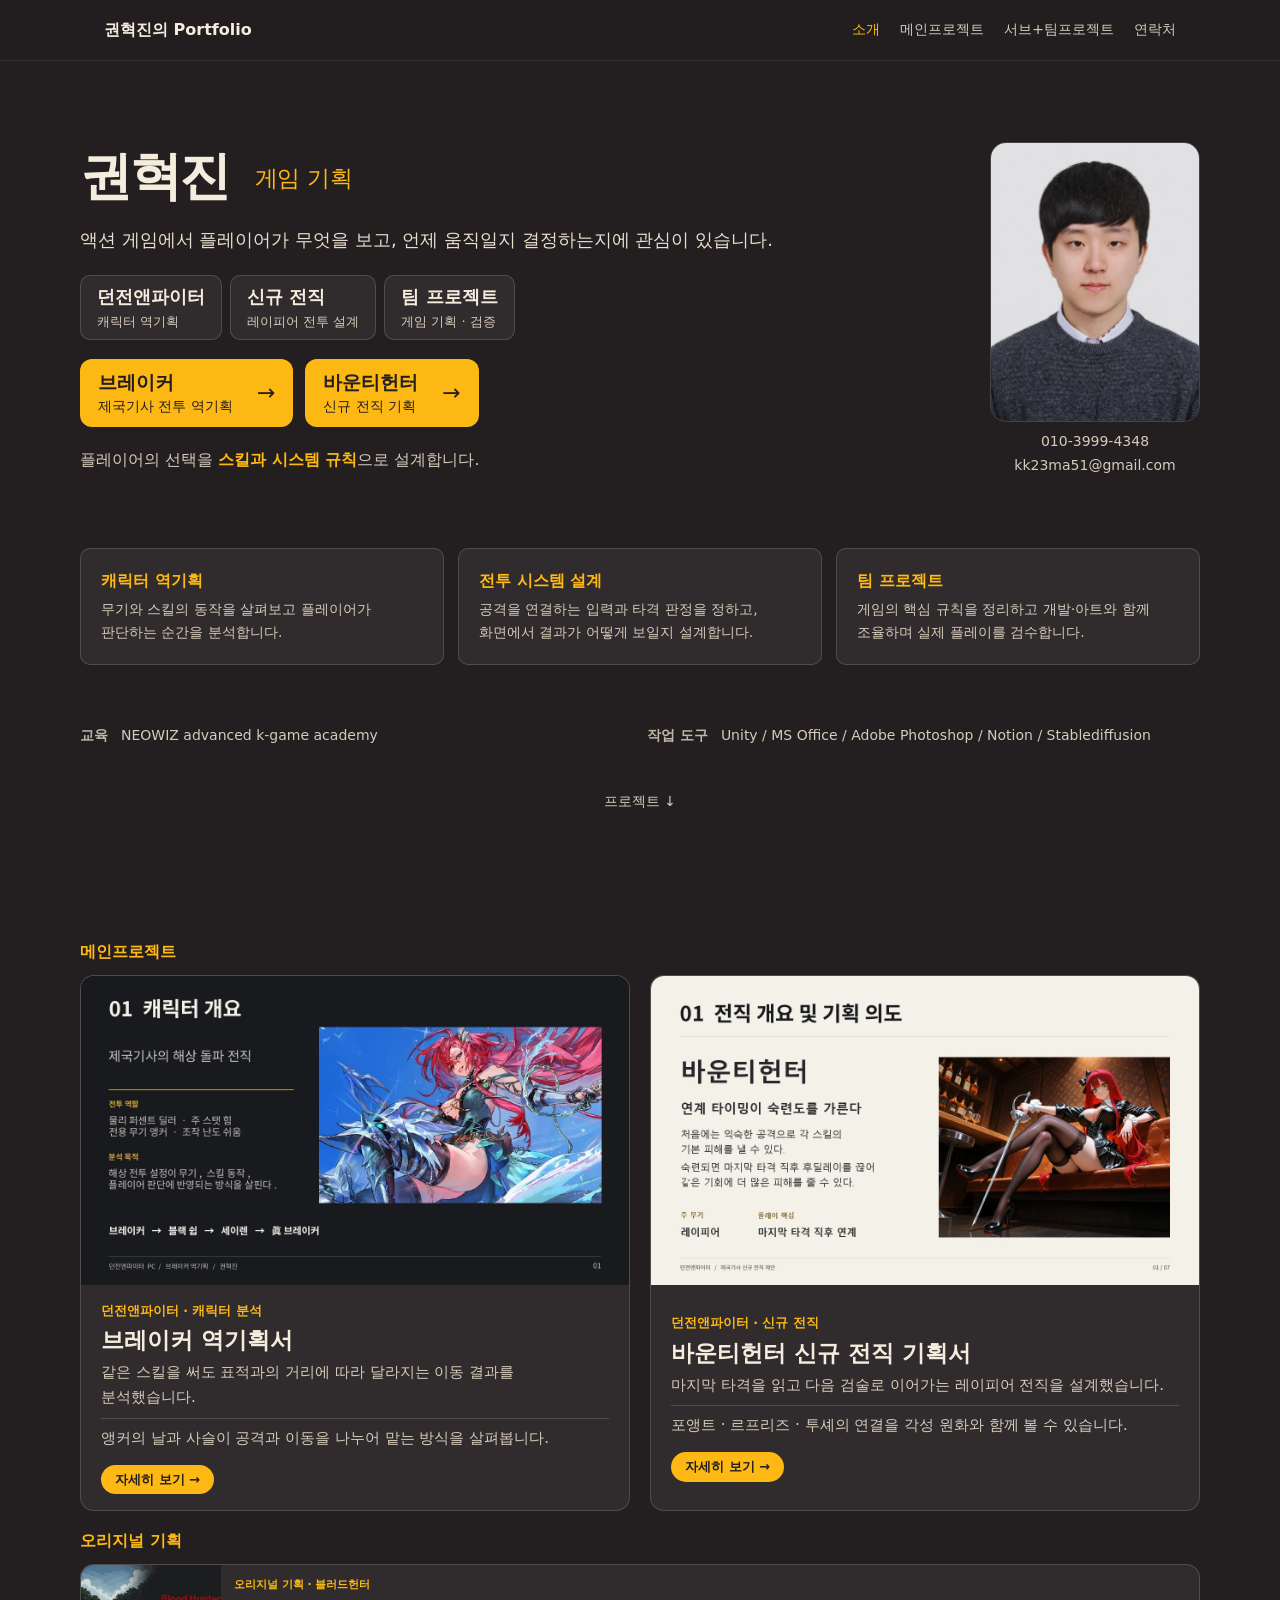
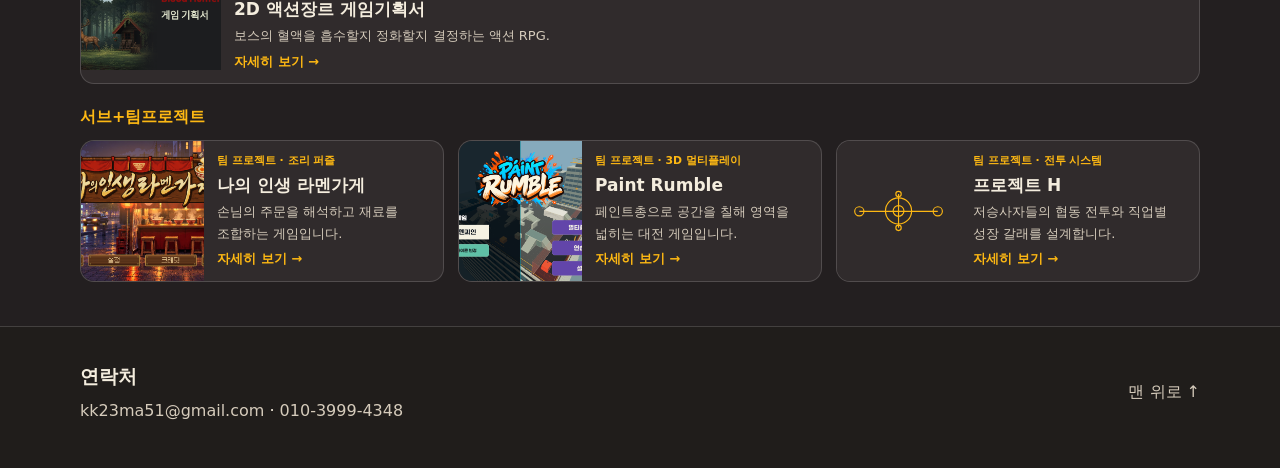
<file: index.html>
<!doctype html>
<html lang="ko"><head><meta charset="utf-8"><meta name="viewport" content="width=device-width,initial-scale=1"><meta name="theme-color" content="#231f20"><title>권혁진 | 게임 기획 포트폴리오</title><meta name="description" content="권혁진의 게임 기획 포트폴리오. 던전앤파이터 역기획과 신규 전직 설계, 팀 프로젝트를 살펴보세요."><link rel="icon" href="assets/favicon.svg"><link rel="stylesheet" href="assets/reader-home.css?v=scroll-2"><script defer src="assets/reader-home.js?v=scroll-2"></script><link rel="stylesheet" href="assets/hover.css?v=1"></head><body><a class="skip" href="#projects">프로젝트로 이동</a>
<header class="topbar"><div class="wrap"><a class="brand" href="/game-design-portfolio/#" aria-label="권혁진의 Portfolio 메인으로 이동">권혁진의 Portfolio</a><nav aria-label="주 메뉴"><a href="#profile">소개</a><a href="#projects">메인프로젝트</a><a href="#team-projects">서브+팀프로젝트</a><a href="#contact">연락처</a></nav></div></header>
<main class="wrap" id="main"><section id="profile" class="screen intro"><div class="hero"><div><h1>권혁진 <span>게임 기획</span></h1><p class="statement">액션 게임에서 플레이어가 무엇을 보고, 언제 움직일지 결정하는지에 관심이 있습니다. </p><ul class="stats"><li><b>던전앤파이터</b>캐릭터 역기획</li><li><b>신규 전직</b>레이피어 전투 설계</li><li><b>팀 프로젝트</b>게임 기획 · 검증</li></ul><div class="ctas"><a href="dnf-breaker.html"><b>브레이커</b><span>제국기사 전투 역기획</span><i>→</i></a><a href="dnf-bounty-hunter.html"><b>바운티헌터</b><span>신규 전직 기획</span><i>→</i></a></div><p class="goal">플레이어의 선택을 <b>스킬과 시스템 규칙</b>으로 설계합니다.</p></div><div class="portrait"><img src="assets/profile-portrait.webp" alt="권혁진 프로필 사진" width="420" height="560"><div class="portrait-contact"><p>010-3999-4348</p><p>kk23ma51@gmail.com</p></div></div></div>
<div class="skills"><div><b>캐릭터 역기획</b><p>무기와 스킬의 동작을 살펴보고 플레이어가 판단하는 순간을 분석합니다.</p></div><div><b>전투 시스템 설계</b><p>공격을 연결하는 입력과 타격 판정을 정하고, 화면에서 결과가 어떻게 보일지 설계합니다.</p></div><div><b>팀 프로젝트</b><p>게임의 핵심 규칙을 정리하고 개발·아트와 함께 조율하며 실제 플레이를 검수합니다.</p></div></div><div class="background-info"><div><b>교육</b><span>NEOWIZ advanced k-game academy</span></div><div><b>작업 도구</b><span>Unity / MS Office / Adobe Photoshop / Notion / Stablediffusion</span></div></div><a class="down" href="#projects">프로젝트 ↓</a></section>
<section id="projects" class="screen projects"><h2>메인프로젝트</h2><div class="pair"><a class="card feature" id="breaker" data-card="breaker" href="dnf-breaker.html"><span class="art art-breaker"><img class="" src="assets/slides/breaker-01.webp?v=toc-2" alt="브레이커 역기획서" loading="lazy" decoding="async"></span><span class="cardtext"><small>던전앤파이터 · 캐릭터 분석</small><strong>브레이커 역기획서</strong><span>같은 스킬을 써도 표적과의 거리에 따라 달라지는 이동 결과를 분석했습니다.</span><span class="contribution">앵커의 날과 사슬이 공격과 이동을 나누어 맡는 방식을 살펴봅니다.</span><b class="action">자세히 보기 →</b></span></a><a class="card feature" id="bounty-hunter" data-card="bounty-hunter" href="dnf-bounty-hunter.html"><span class="art art-bounty-hunter"><img class="" src="assets/slides/bounty-01.webp?v=cover-2" alt="바운티헌터 신규 전직 기획서" loading="lazy" decoding="async"></span><span class="cardtext"><small>던전앤파이터 · 신규 전직</small><strong>바운티헌터 신규 전직 기획서</strong><span>마지막 타격을 읽고 다음 검술로 이어가는 레이피어 전직을 설계했습니다.</span><span class="contribution">포앵트 · 르프리즈 · 투셰의 연결을 각성 원화와 함께 볼 수 있습니다.</span><b class="action">자세히 보기 →</b></span></a></div><div class="secondary"><h2>오리지널 기획</h2><a class="card compact" id="blood-hunter" data-card="blood-hunter" href="blood-hunter.html"><span class="art art-blood-hunter"><img class="" src="assets/blood-hunter.png" alt="2D 액션장르 게임기획서" loading="lazy" decoding="async"></span><span class="cardtext"><small>오리지널 기획 · 블러드헌터</small><strong>2D 액션장르 게임기획서</strong><span>보스의 혈액을 흡수할지 정화할지 결정하는 액션 RPG.</span><b class="action">자세히 보기 →</b></span></a></div><h2 id="team-projects">서브+팀프로젝트</h2><div class="trio"><a class="card compact" id="ramen" data-card="ramen" href="ramen.html"><span class="art art-ramen"><img class="" src="assets/ramen.png" alt="나의 인생 라멘가게" loading="lazy" decoding="async"></span><span class="cardtext"><small>팀 프로젝트 · 조리 퍼즐</small><strong>나의 인생 라멘가게</strong><span>손님의 주문을 해석하고 재료를 조합하는 게임입니다.</span><b class="action">자세히 보기 →</b></span></a><a class="card compact" id="paint-rumble" data-card="paint-rumble" href="multiplayer.html"><span class="art art-paint-rumble"><img class="" src="assets/multiplayer.png" alt="Paint Rumble" loading="lazy" decoding="async"></span><span class="cardtext"><small>팀 프로젝트 · 3D 멀티플레이</small><strong>Paint Rumble</strong><span>페인트총으로 공간을 칠해 영역을 넓히는 대전 게임입니다.</span><b class="action">자세히 보기 →</b></span></a><a class="card compact" id="project-h" data-card="project-h" href="project-h.html"><span class="art art-project-h"><span class="schematic"><svg viewBox="0 0 320 180" role="presentation" aria-hidden="true"><path d="M58 92H262M160 47V135"/><circle cx="160" cy="91" r="34"/><circle cx="160" cy="91" r="14"/><circle cx="58" cy="92" r="12"/><circle cx="262" cy="92" r="12"/><circle cx="160" cy="47" r="7"/><circle cx="160" cy="135" r="7"/></svg></span></span><span class="cardtext"><small>팀 프로젝트 · 전투 시스템</small><strong>프로젝트 H</strong><span>저승사자들의 협동 전투와 직업별 성장 갈래를 설계합니다.</span><b class="action">자세히 보기 →</b></span></a></div></section>
</main><footer id="contact"><div class="wrap"><div><h2>연락처</h2><a href="mailto:kk23ma51@gmail.com">kk23ma51@gmail.com</a> · <a href="tel:+821039994348">010-3999-4348</a></div><a href="#profile">맨 위로 ↑</a></div></footer></body></html>
</file>
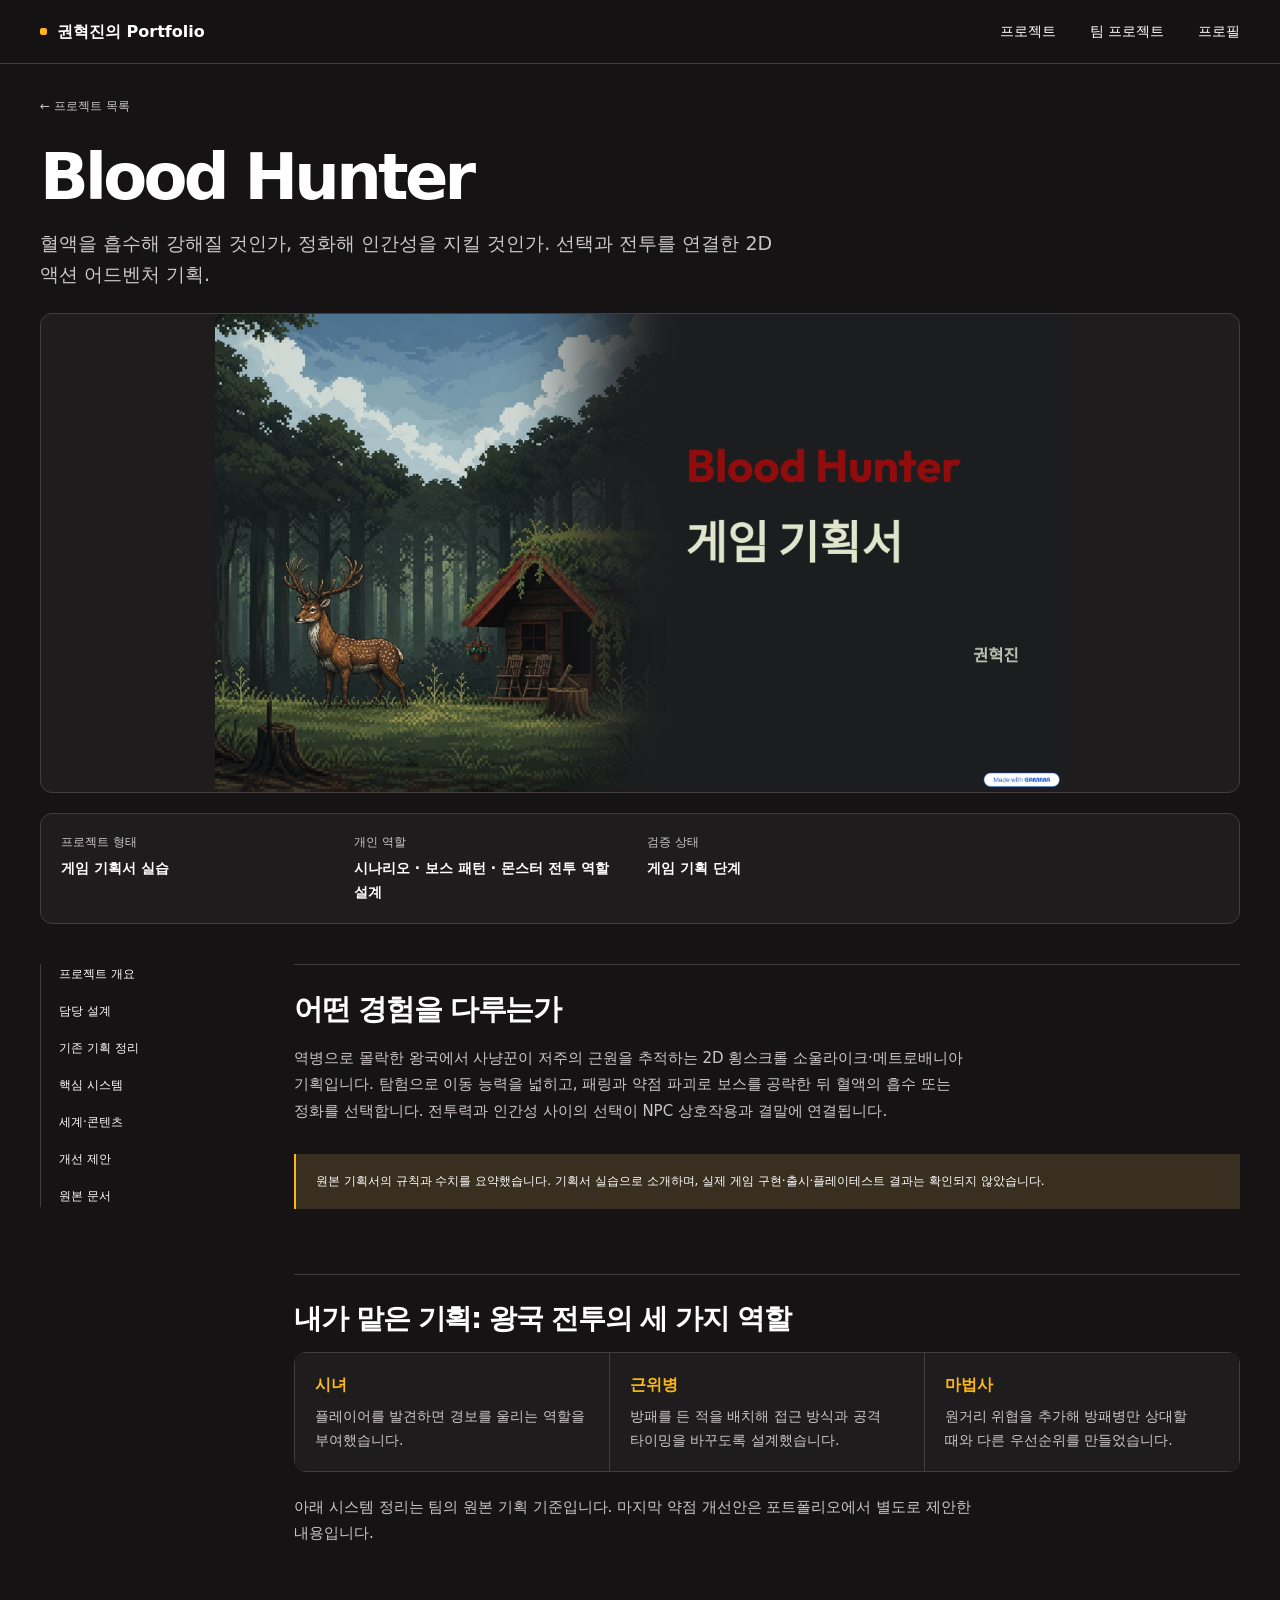
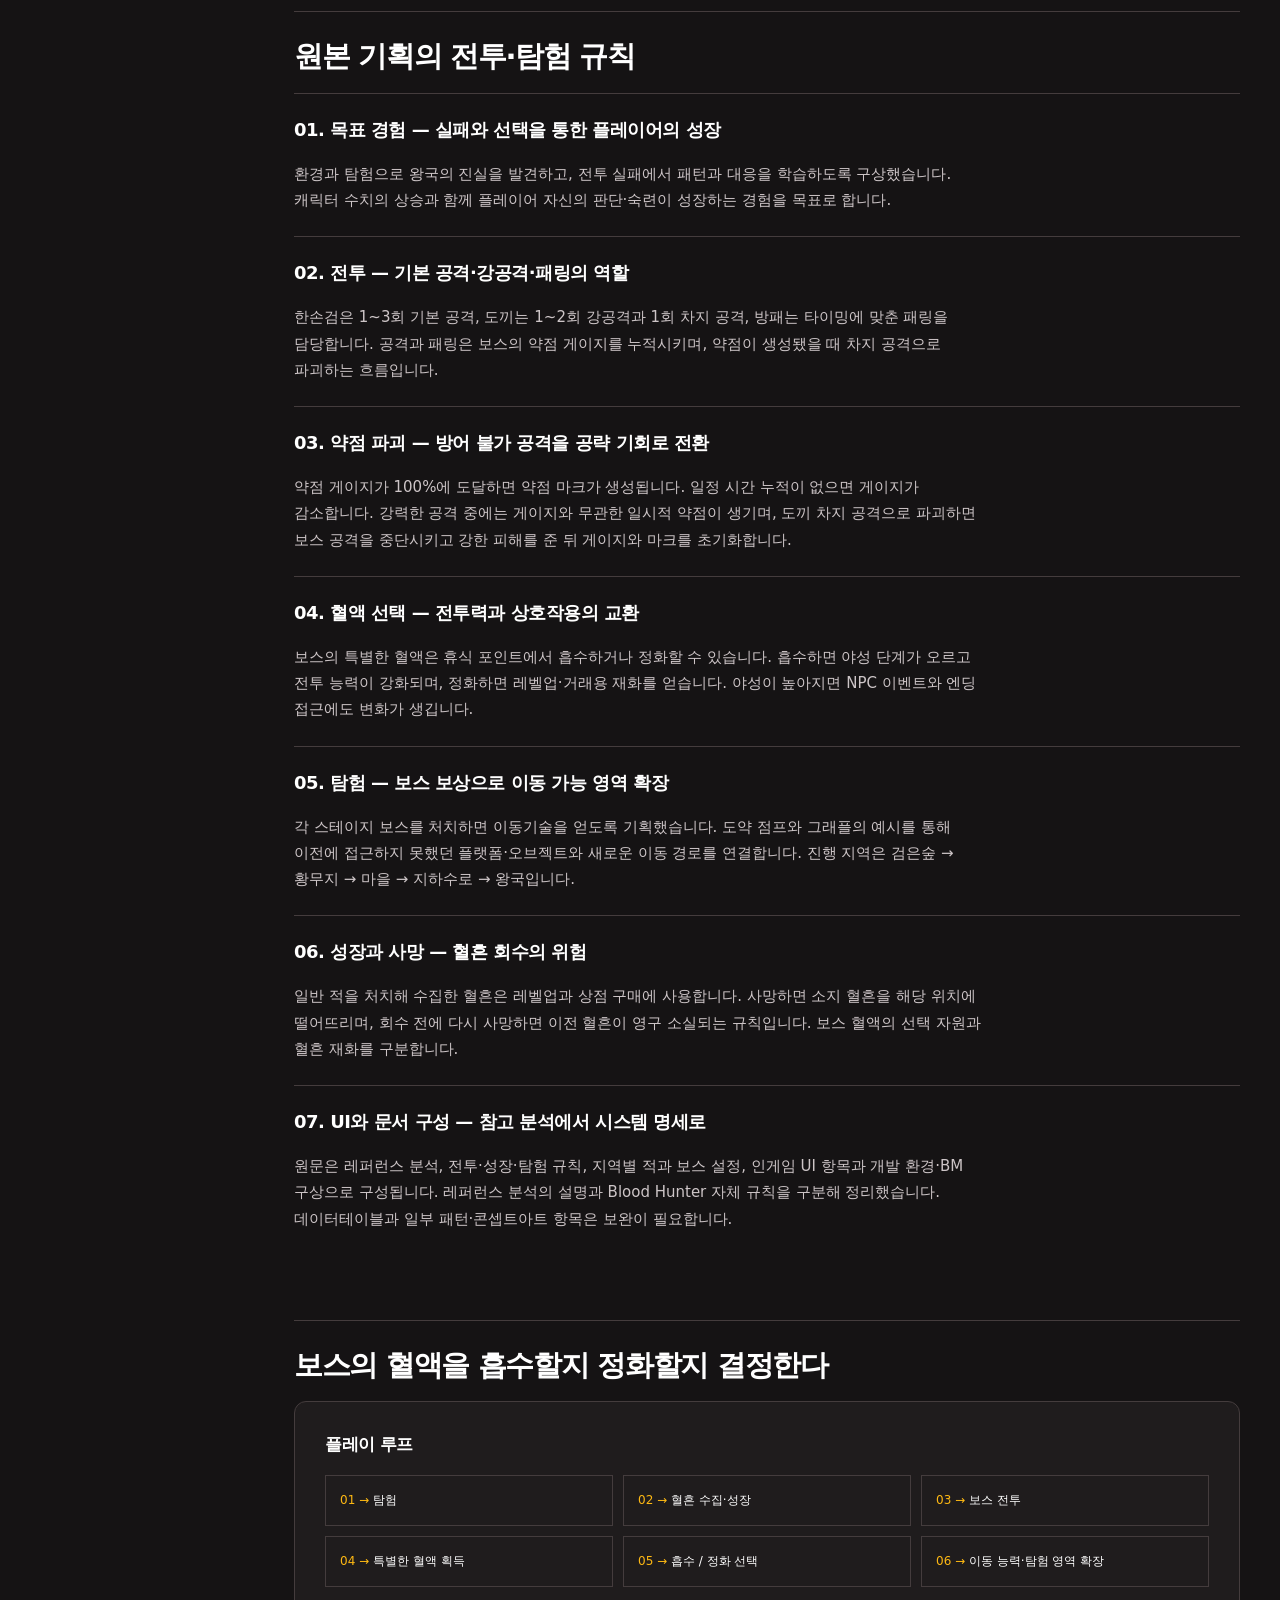
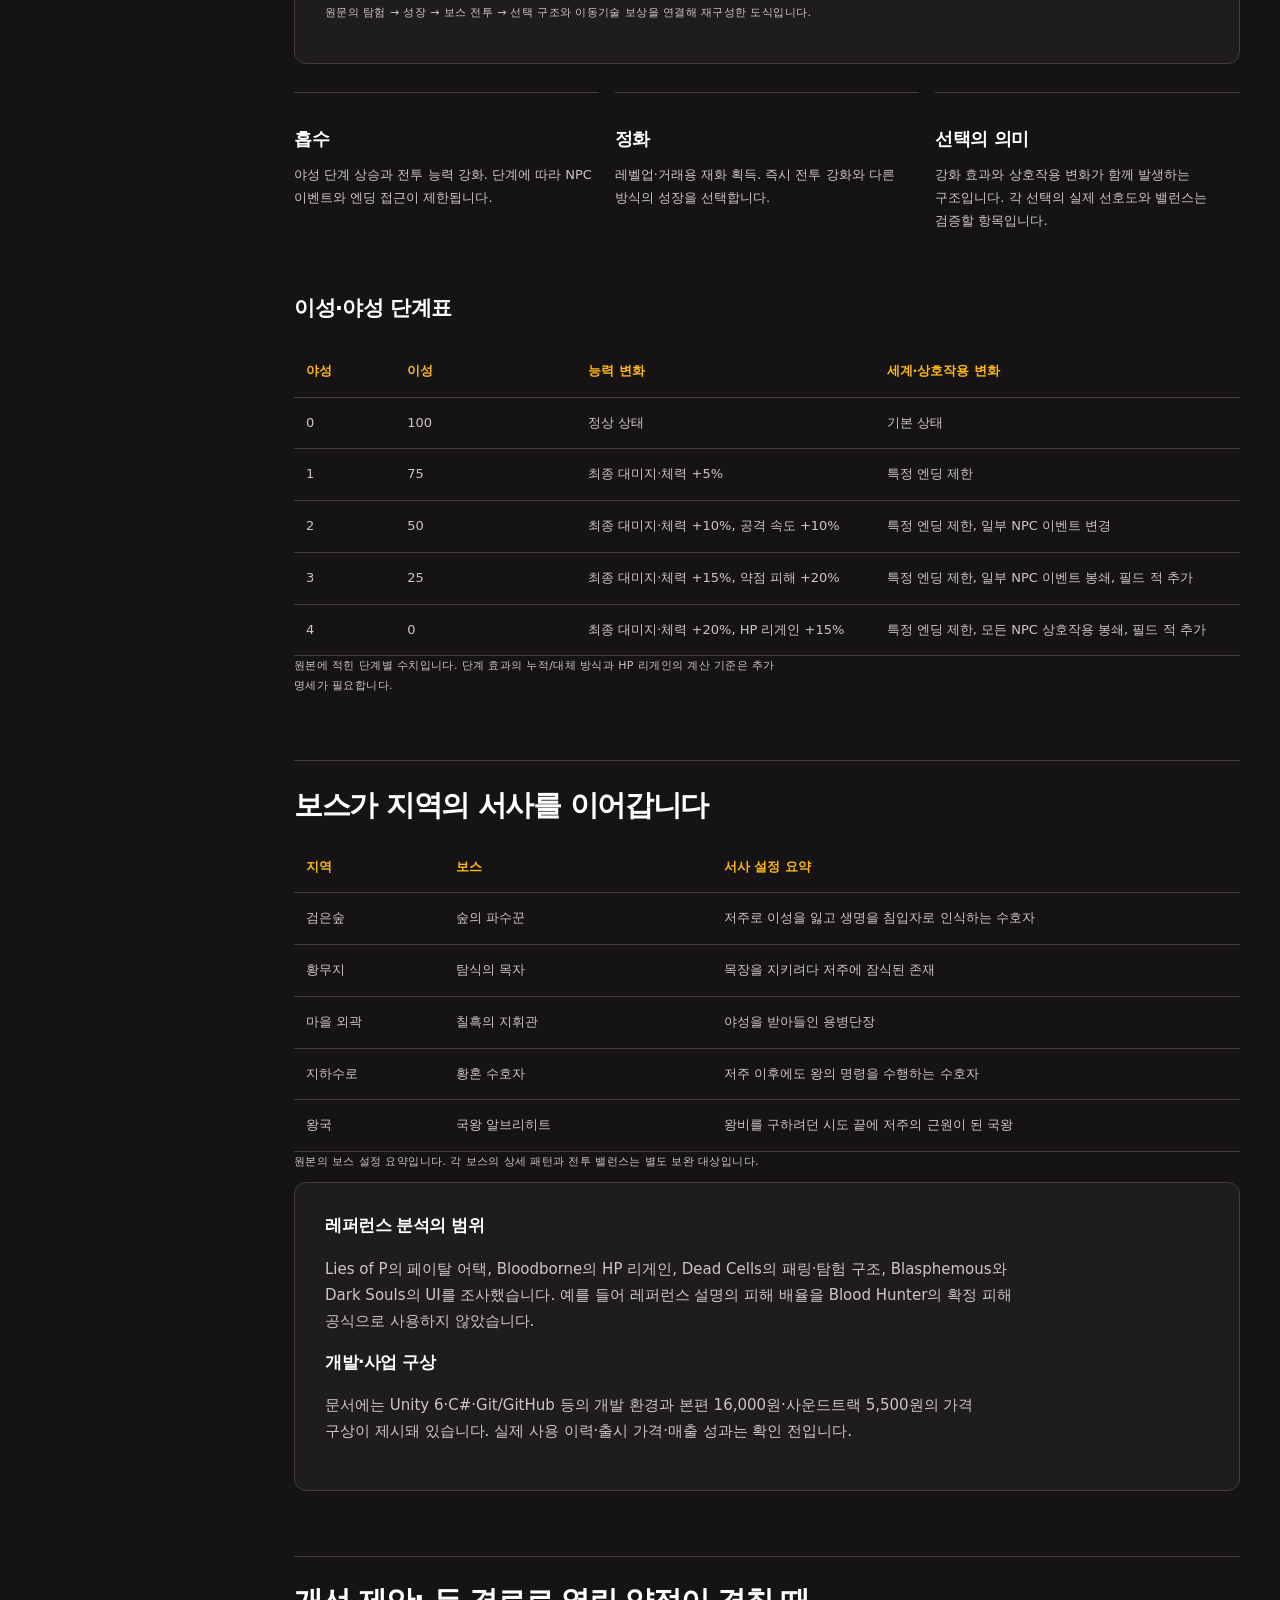
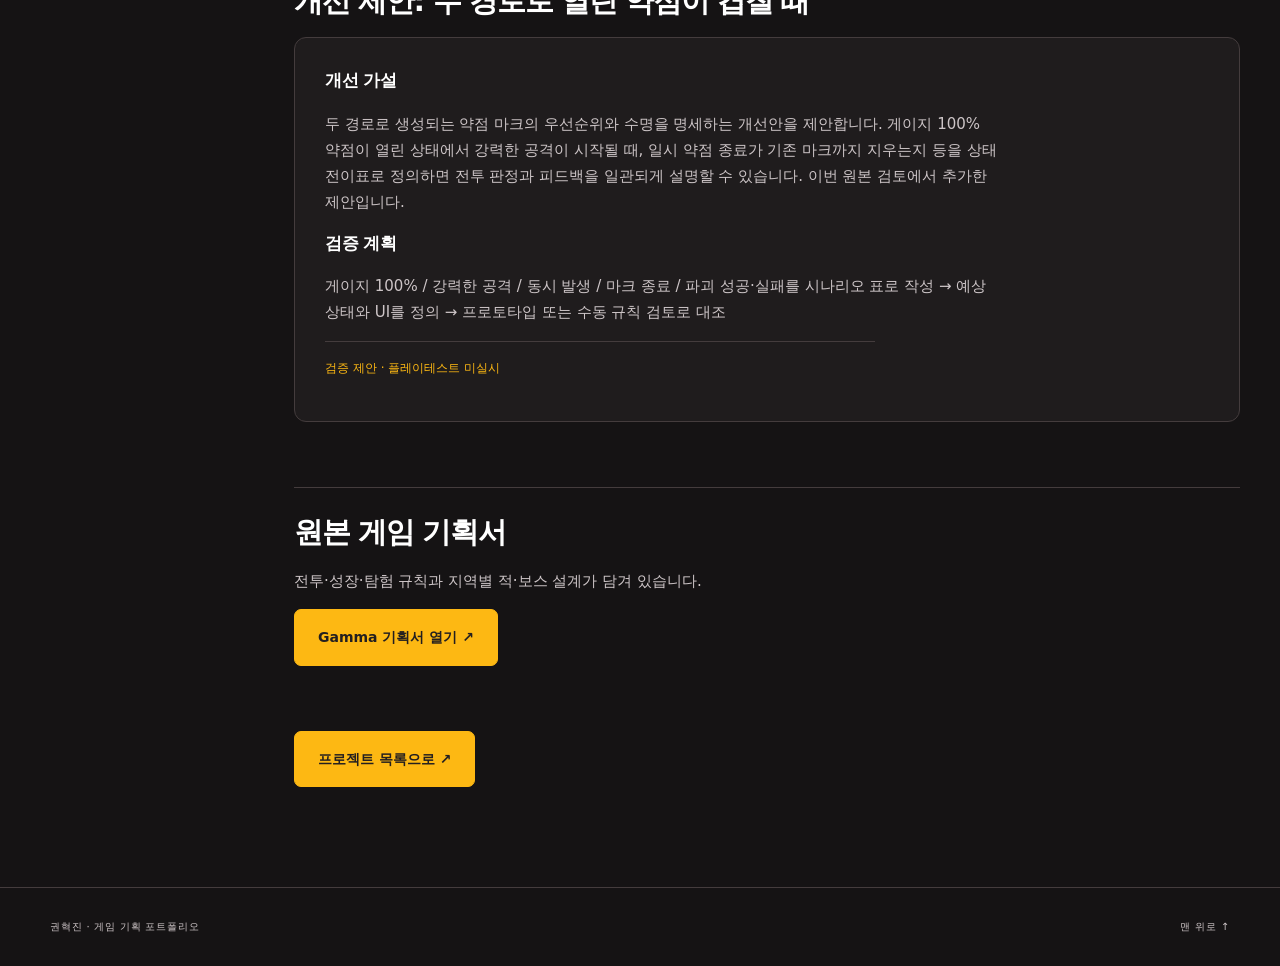
<file: blood-hunter.html>
<!doctype html><html lang="ko"><head><meta charset="utf-8"><meta name="viewport" content="width=device-width,initial-scale=1"><meta name="description" content="게임 기획자 포트폴리오. 시스템 설계, 플레이 규칙, UX와 검증 과정을 소개합니다."><meta name="color-scheme" content="dark"><title>Blood Hunter | 게임 기획 포트폴리오</title><link rel="icon" href="assets/favicon.svg?v=yellow-1" type="image/svg+xml"><link rel="stylesheet" href="assets/style.css?v=neople-dark-1"><script defer src="assets/site-config.js"></script><script defer src="assets/app.js"></script><link rel="stylesheet" href="assets/editorial.css?v=1"><link rel="stylesheet" href="assets/hover.css?v=1"></head><body class="case-page"><a class="skip" href="#main">본문으로 이동</a><header><a class="case-brand" href="/game-design-portfolio/#" aria-label="권혁진의 Portfolio 메인으로 이동">권혁진의 Portfolio</a><nav aria-label="주 메뉴"><a href="index.html#projects">프로젝트</a><a href="index.html#team-projects">팀 프로젝트</a><a href="index.html#profile">프로필</a></nav></header><main id="main"><section class="wrap detail-hero"><a class="back" href="index.html#blood-hunter">← 프로젝트 목록</a><h1>Blood Hunter</h1><p class="lead">혈액을 흡수해 강해질 것인가, 정화해 인간성을 지킬 것인가. 선택과 전투를 연결한 2D 액션 어드벤처 기획.</p><div class="art project-image"><img src="assets/blood-hunter.png" alt="Blood Hunter 기획서 표지" width="1920" height="1080" decoding="async"></div><dl class="facts"><div><dt>프로젝트 형태</dt><dd>게임 기획서 실습</dd></div><div><dt>개인 역할</dt><dd>시나리오 · 보스 패턴 · 몬스터 전투 역할 설계</dd></div><div><dt>검증 상태</dt><dd>게임 기획 단계</dd></div></dl></section><div class="wrap detail-layout"><aside><a href="#overview">프로젝트 개요</a><a href="#contribution">담당 설계</a><a href="#design">기존 기획 정리</a><a href="#systems">핵심 시스템</a><a href="#content">세계·콘텐츠</a><a href="#improve">개선 제안</a><a href="#evidence">원본 문서</a></aside><div class="detail-content"><section id="overview"><h2>어떤 경험을 다루는가</h2><p>역병으로 몰락한 왕국에서 사냥꾼이 저주의 근원을 추적하는 2D 횡스크롤 소울라이크·메트로배니아 기획입니다. 탐험으로 이동 능력을 넓히고, 패링과 약점 파괴로 보스를 공략한 뒤 혈액의 흡수 또는 정화를 선택합니다. 전투력과 인간성 사이의 선택이 NPC 상호작용과 결말에 연결됩니다.</p><div class="note">원본 기획서의 규칙과 수치를 요약했습니다. 기획서 실습으로 소개하며, 실제 게임 구현·출시·플레이테스트 결과는 확인되지 않았습니다.</div></section><section id="contribution"><section class="decision-section"><h2>내가 맡은 기획: 왕국 전투의 세 가지 역할</h2><dl class="decision-grid"><div><dt>시녀</dt><dd>플레이어를 발견하면 경보를 울리는 역할을 부여했습니다.</dd></div><div><dt>근위병</dt><dd>방패를 든 적을 배치해 접근 방식과 공격 타이밍을 바꾸도록 설계했습니다.</dd></div><div><dt>마법사</dt><dd>원거리 위협을 추가해 방패병만 상대할 때와 다른 우선순위를 만들었습니다.</dd></div></dl></section><p>아래 시스템 정리는 팀의 원본 기획 기준입니다. 마지막 약점 개선안은 포트폴리오에서 별도로 제안한 내용입니다.</p></section><section id="design"><h2>원본 기획의 전투·탐험 규칙</h2><article class="design-item"><h3>01. 목표 경험 — 실패와 선택을 통한 플레이어의 성장</h3><p>환경과 탐험으로 왕국의 진실을 발견하고, 전투 실패에서 패턴과 대응을 학습하도록 구상했습니다. 캐릭터 수치의 상승과 함께 플레이어 자신의 판단·숙련이 성장하는 경험을 목표로 합니다.</p></article><article class="design-item"><h3>02. 전투 — 기본 공격·강공격·패링의 역할</h3><p>한손검은 1~3회 기본 공격, 도끼는 1~2회 강공격과 1회 차지 공격, 방패는 타이밍에 맞춘 패링을 담당합니다. 공격과 패링은 보스의 약점 게이지를 누적시키며, 약점이 생성됐을 때 차지 공격으로 파괴하는 흐름입니다.</p></article><article class="design-item"><h3>03. 약점 파괴 — 방어 불가 공격을 공략 기회로 전환</h3><p>약점 게이지가 100%에 도달하면 약점 마크가 생성됩니다. 일정 시간 누적이 없으면 게이지가 감소합니다. 강력한 공격 중에는 게이지와 무관한 일시적 약점이 생기며, 도끼 차지 공격으로 파괴하면 보스 공격을 중단시키고 강한 피해를 준 뒤 게이지와 마크를 초기화합니다.</p></article><article class="design-item"><h3>04. 혈액 선택 — 전투력과 상호작용의 교환</h3><p>보스의 특별한 혈액은 휴식 포인트에서 흡수하거나 정화할 수 있습니다. 흡수하면 야성 단계가 오르고 전투 능력이 강화되며, 정화하면 레벨업·거래용 재화를 얻습니다. 야성이 높아지면 NPC 이벤트와 엔딩 접근에도 변화가 생깁니다.</p></article><article class="design-item"><h3>05. 탐험 — 보스 보상으로 이동 가능 영역 확장</h3><p>각 스테이지 보스를 처치하면 이동기술을 얻도록 기획했습니다. 도약 점프와 그래플의 예시를 통해 이전에 접근하지 못했던 플랫폼·오브젝트와 새로운 이동 경로를 연결합니다. 진행 지역은 검은숲 → 황무지 → 마을 → 지하수로 → 왕국입니다.</p></article><article class="design-item"><h3>06. 성장과 사망 — 혈흔 회수의 위험</h3><p>일반 적을 처치해 수집한 혈흔은 레벨업과 상점 구매에 사용합니다. 사망하면 소지 혈흔을 해당 위치에 떨어뜨리며, 회수 전에 다시 사망하면 이전 혈흔이 영구 소실되는 규칙입니다. 보스 혈액의 선택 자원과 혈흔 재화를 구분합니다.</p></article><article class="design-item"><h3>07. UI와 문서 구성 — 참고 분석에서 시스템 명세로</h3><p>원문은 레퍼런스 분석, 전투·성장·탐험 규칙, 지역별 적과 보스 설정, 인게임 UI 항목과 개발 환경·BM 구상으로 구성됩니다. 레퍼런스 분석의 설명과 Blood Hunter 자체 규칙을 구분해 정리했습니다. 데이터테이블과 일부 패턴·콘셉트아트 항목은 보완이 필요합니다.</p></article></section><section id="systems"><h2>보스의 혈액을 흡수할지 정화할지 결정한다</h2><div class="panel"><h3>플레이 루프</h3><ol class="flow"><li>탐험</li><li>혈흔 수집·성장</li><li>보스 전투</li><li>특별한 혈액 획득</li><li>흡수 / 정화 선택</li><li>이동 능력·탐험 영역 확장</li></ol><p class="small">원문의 탐험 → 성장 → 보스 전투 → 선택 구조와 이동기술 보상을 연결해 재구성한 도식입니다.</p></div><div class="process-grid"><article><h3>흡수</h3><p>야성 단계 상승과 전투 능력 강화. 단계에 따라 NPC 이벤트와 엔딩 접근이 제한됩니다.</p></article><article><h3>정화</h3><p>레벨업·거래용 재화 획득. 즉시 전투 강화와 다른 방식의 성장을 선택합니다.</p></article><article><h3>선택의 의미</h3><p>강화 효과와 상호작용 변화가 함께 발생하는 구조입니다. 각 선택의 실제 선호도와 밸런스는 검증할 항목입니다.</p></article></div><h3>이성·야성 단계표</h3><div class="table-scroll"><table class="ux-table"><thead><tr><th>야성</th><th>이성</th><th>능력 변화</th><th>세계·상호작용 변화</th></tr></thead><tbody><tr><td>0</td><td>100</td><td>정상 상태</td><td>기본 상태</td></tr><tr><td>1</td><td>75</td><td>최종 대미지·체력 +5%</td><td>특정 엔딩 제한</td></tr><tr><td>2</td><td>50</td><td>최종 대미지·체력 +10%, 공격 속도 +10%</td><td>특정 엔딩 제한, 일부 NPC 이벤트 변경</td></tr><tr><td>3</td><td>25</td><td>최종 대미지·체력 +15%, 약점 피해 +20%</td><td>특정 엔딩 제한, 일부 NPC 이벤트 봉쇄, 필드 적 추가</td></tr><tr><td>4</td><td>0</td><td>최종 대미지·체력 +20%, HP 리게인 +15%</td><td>특정 엔딩 제한, 모든 NPC 상호작용 봉쇄, 필드 적 추가</td></tr></tbody></table></div><p class="small">원본에 적힌 단계별 수치입니다. 단계 효과의 누적/대체 방식과 HP 리게인의 계산 기준은 추가 명세가 필요합니다.</p></section><section id="content"><h2>보스가 지역의 서사를 이어갑니다</h2><div class="table-scroll"><table class="ux-table"><thead><tr><th>지역</th><th>보스</th><th>서사 설정 요약</th></tr></thead><tbody><tr><td>검은숲</td><td>숲의 파수꾼</td><td>저주로 이성을 잃고 생명을 침입자로 인식하는 수호자</td></tr><tr><td>황무지</td><td>탐식의 목자</td><td>목장을 지키려다 저주에 잠식된 존재</td></tr><tr><td>마을 외곽</td><td>칠흑의 지휘관</td><td>야성을 받아들인 용병단장</td></tr><tr><td>지하수로</td><td>황혼 수호자</td><td>저주 이후에도 왕의 명령을 수행하는 수호자</td></tr><tr><td>왕국</td><td>국왕 알브리히트</td><td>왕비를 구하려던 시도 끝에 저주의 근원이 된 국왕</td></tr></tbody></table></div><p class="small">원본의 보스 설정 요약입니다. 각 보스의 상세 패턴과 전투 밸런스는 별도 보완 대상입니다.</p><div class="panel"><h3>레퍼런스 분석의 범위</h3><p>Lies of P의 페이탈 어택, Bloodborne의 HP 리게인, Dead Cells의 패링·탐험 구조, Blasphemous와 Dark Souls의 UI를 조사했습니다. 예를 들어 레퍼런스 설명의 피해 배율을 Blood Hunter의 확정 피해 공식으로 사용하지 않았습니다.</p><h3>개발·사업 구상</h3><p>문서에는 Unity 6·C#·Git/GitHub 등의 개발 환경과 본편 16,000원·사운드트랙 5,500원의 가격 구상이 제시돼 있습니다. 실제 사용 이력·출시 가격·매출 성과는 확인 전입니다.</p></div></section><section id="improve"><h2>개선 제안: 두 경로로 열린 약점이 겹칠 때</h2><div class="panel"><h3>개선 가설</h3><p>두 경로로 생성되는 약점 마크의 우선순위와 수명을 명세하는 개선안을 제안합니다. 게이지 100% 약점이 열린 상태에서 강력한 공격이 시작될 때, 일시 약점 종료가 기존 마크까지 지우는지 등을 상태 전이표로 정의하면 전투 판정과 피드백을 일관되게 설명할 수 있습니다. 이번 원본 검토에서 추가한 제안입니다.</p><h3>검증 계획</h3><p>게이지 100% / 강력한 공격 / 동시 발생 / 마크 종료 / 파괴 성공·실패를 시나리오 표로 작성 → 예상 상태와 UI를 정의 → 프로토타입 또는 수동 규칙 검토로 대조</p><p class="status">검증 제안 · 플레이테스트 미실시</p></div></section><section id="evidence"><h2>원본 게임 기획서</h2><p>전투·성장·탐험 규칙과 지역별 적·보스 설계가 담겨 있습니다.</p><a class="button" href="https://gamma.app/docs/Blood-Hunter-a4sru1bgxecbnbe" target="_blank" rel="noopener noreferrer">Gamma 기획서 열기 ↗</a></section><a class="button" href="index.html#blood-hunter">프로젝트 목록으로 ↗</a></div></div></main><footer><a href="index.html">권혁진 · 게임 기획 포트폴리오</a><a href="#main">맨 위로 ↑</a></footer></body></html>
</file>
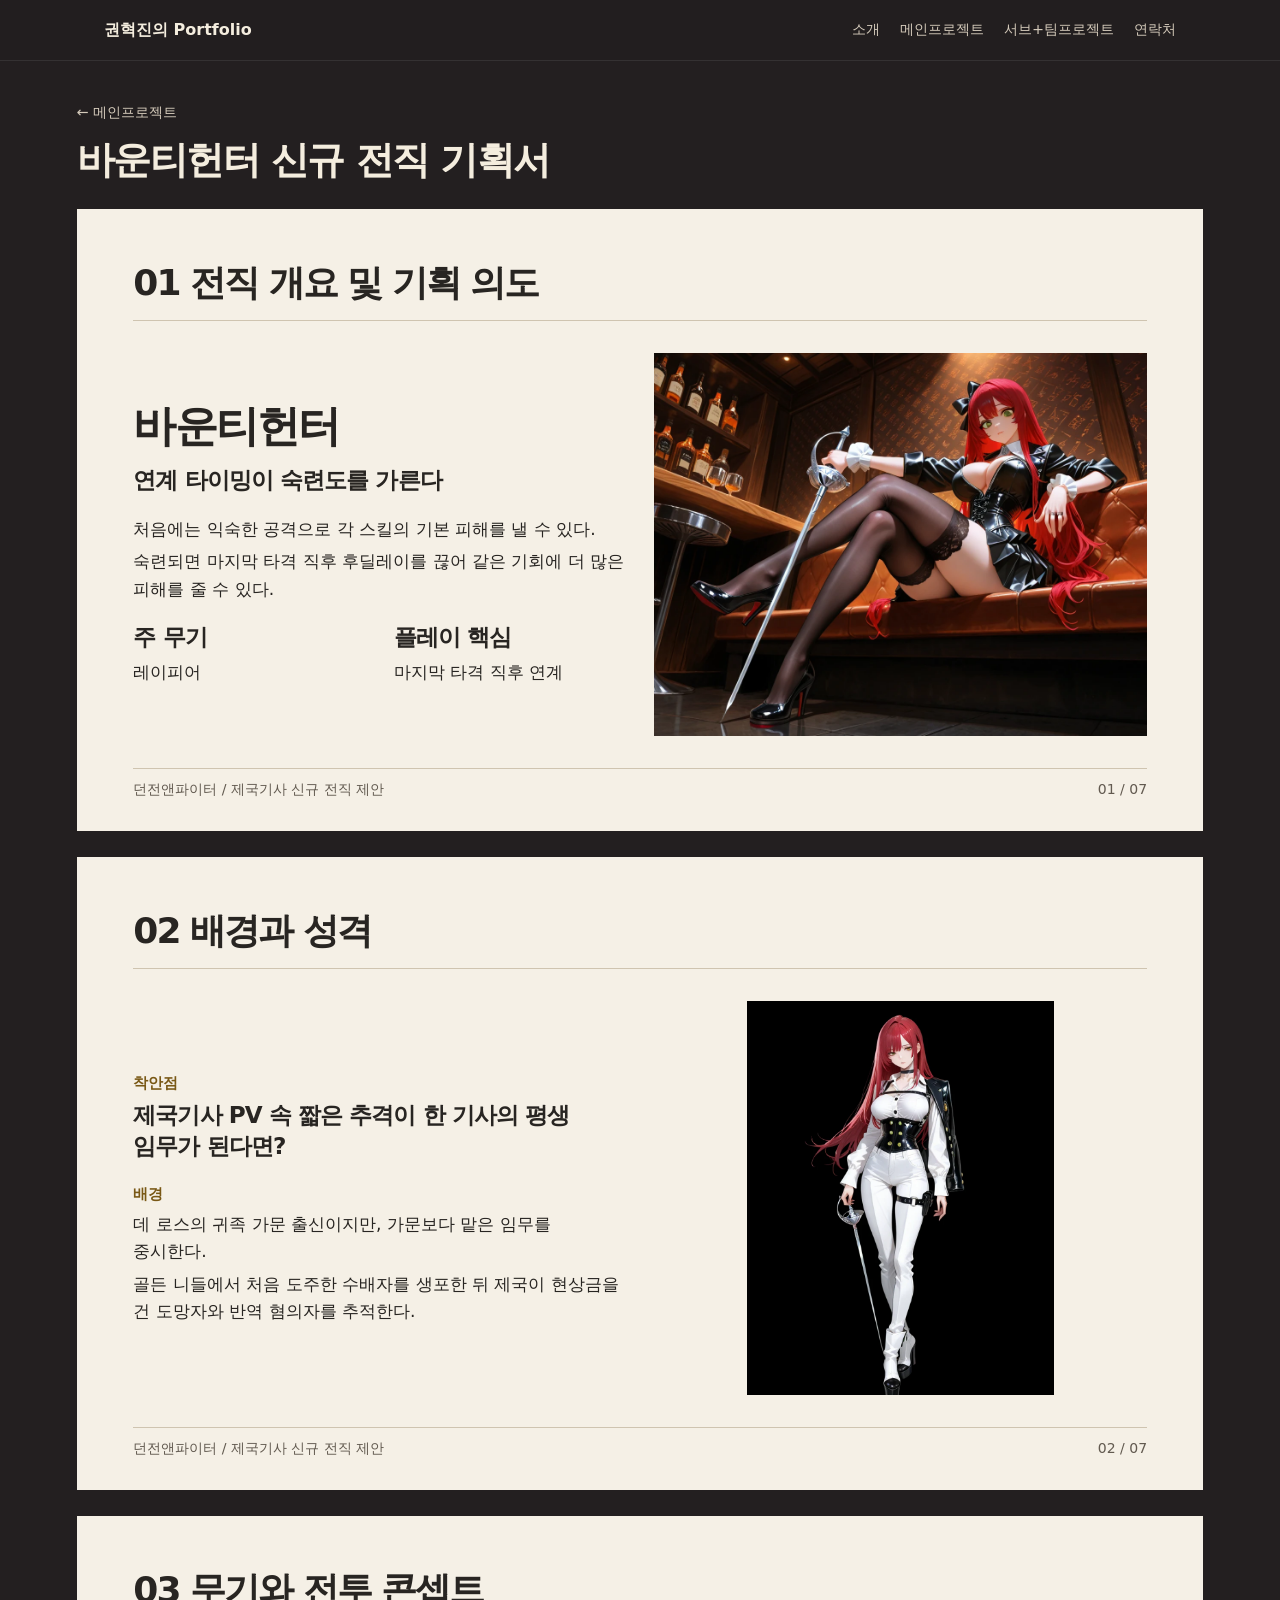
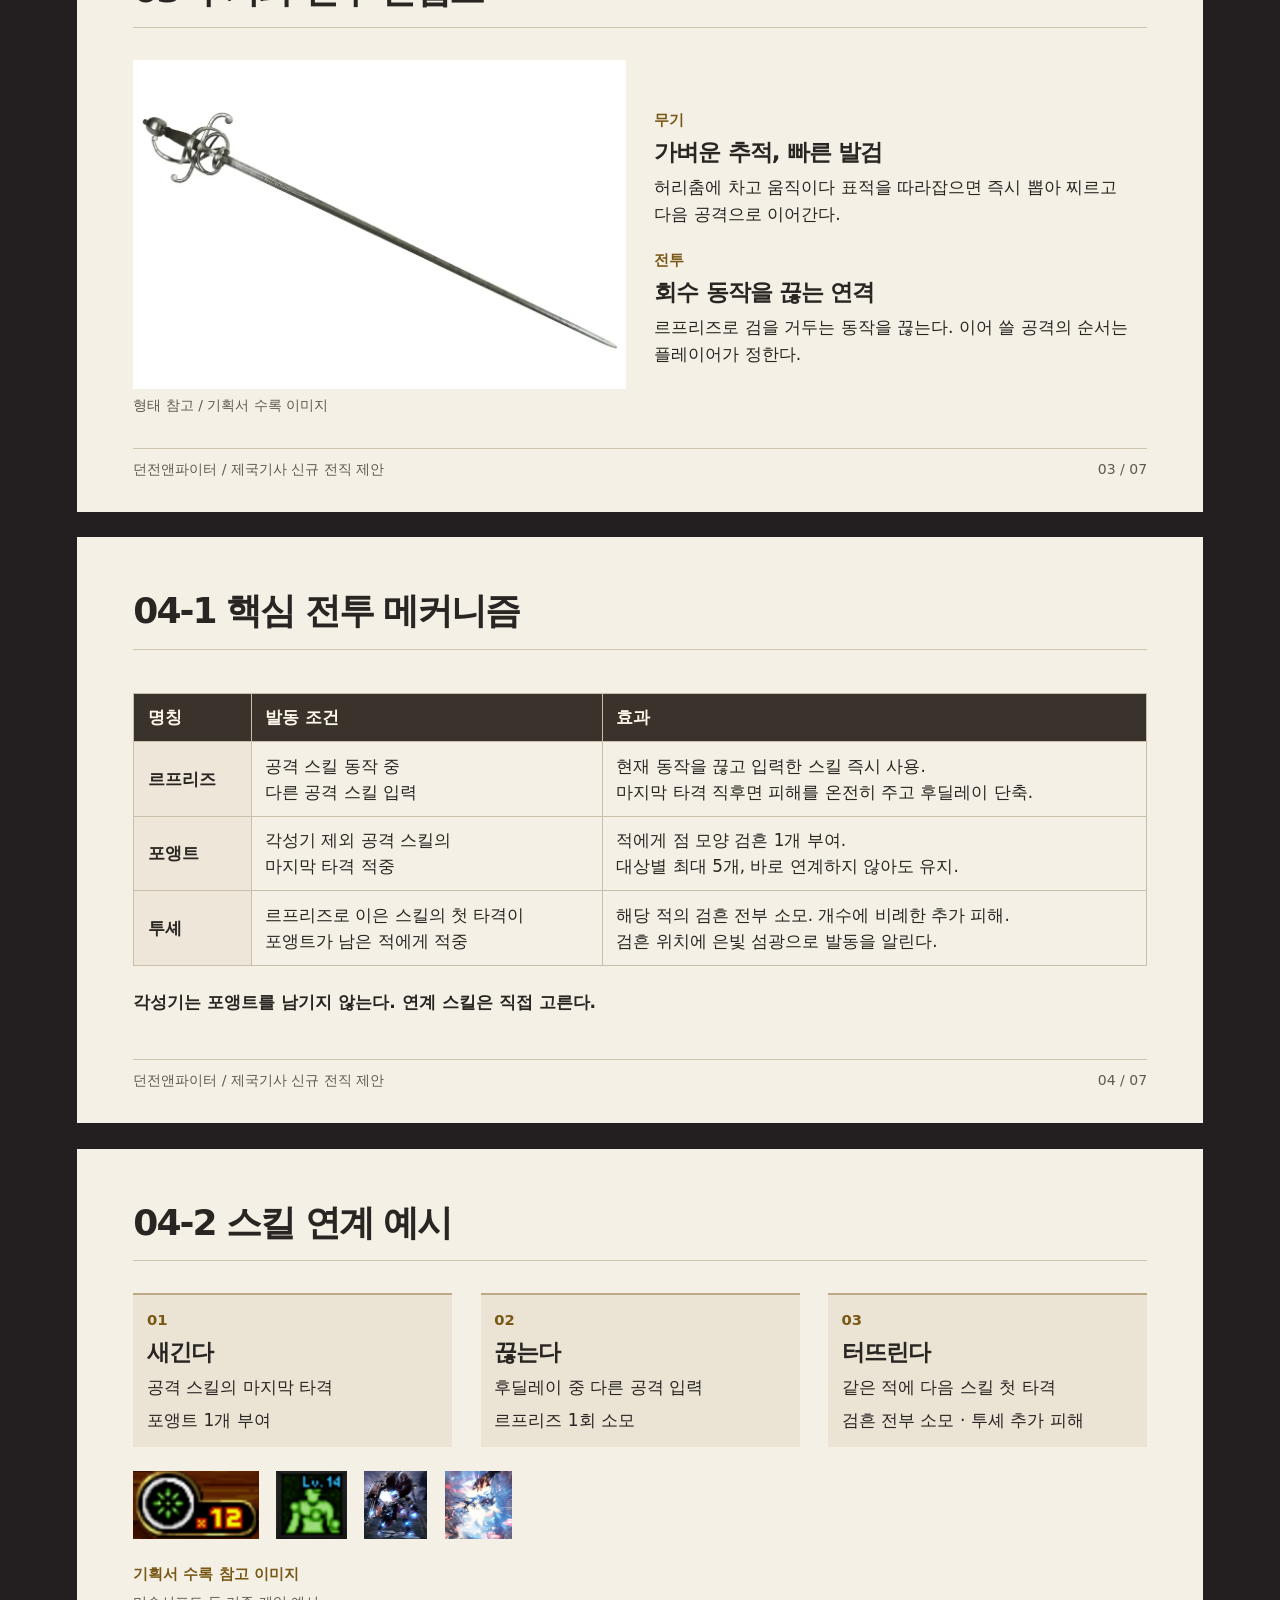
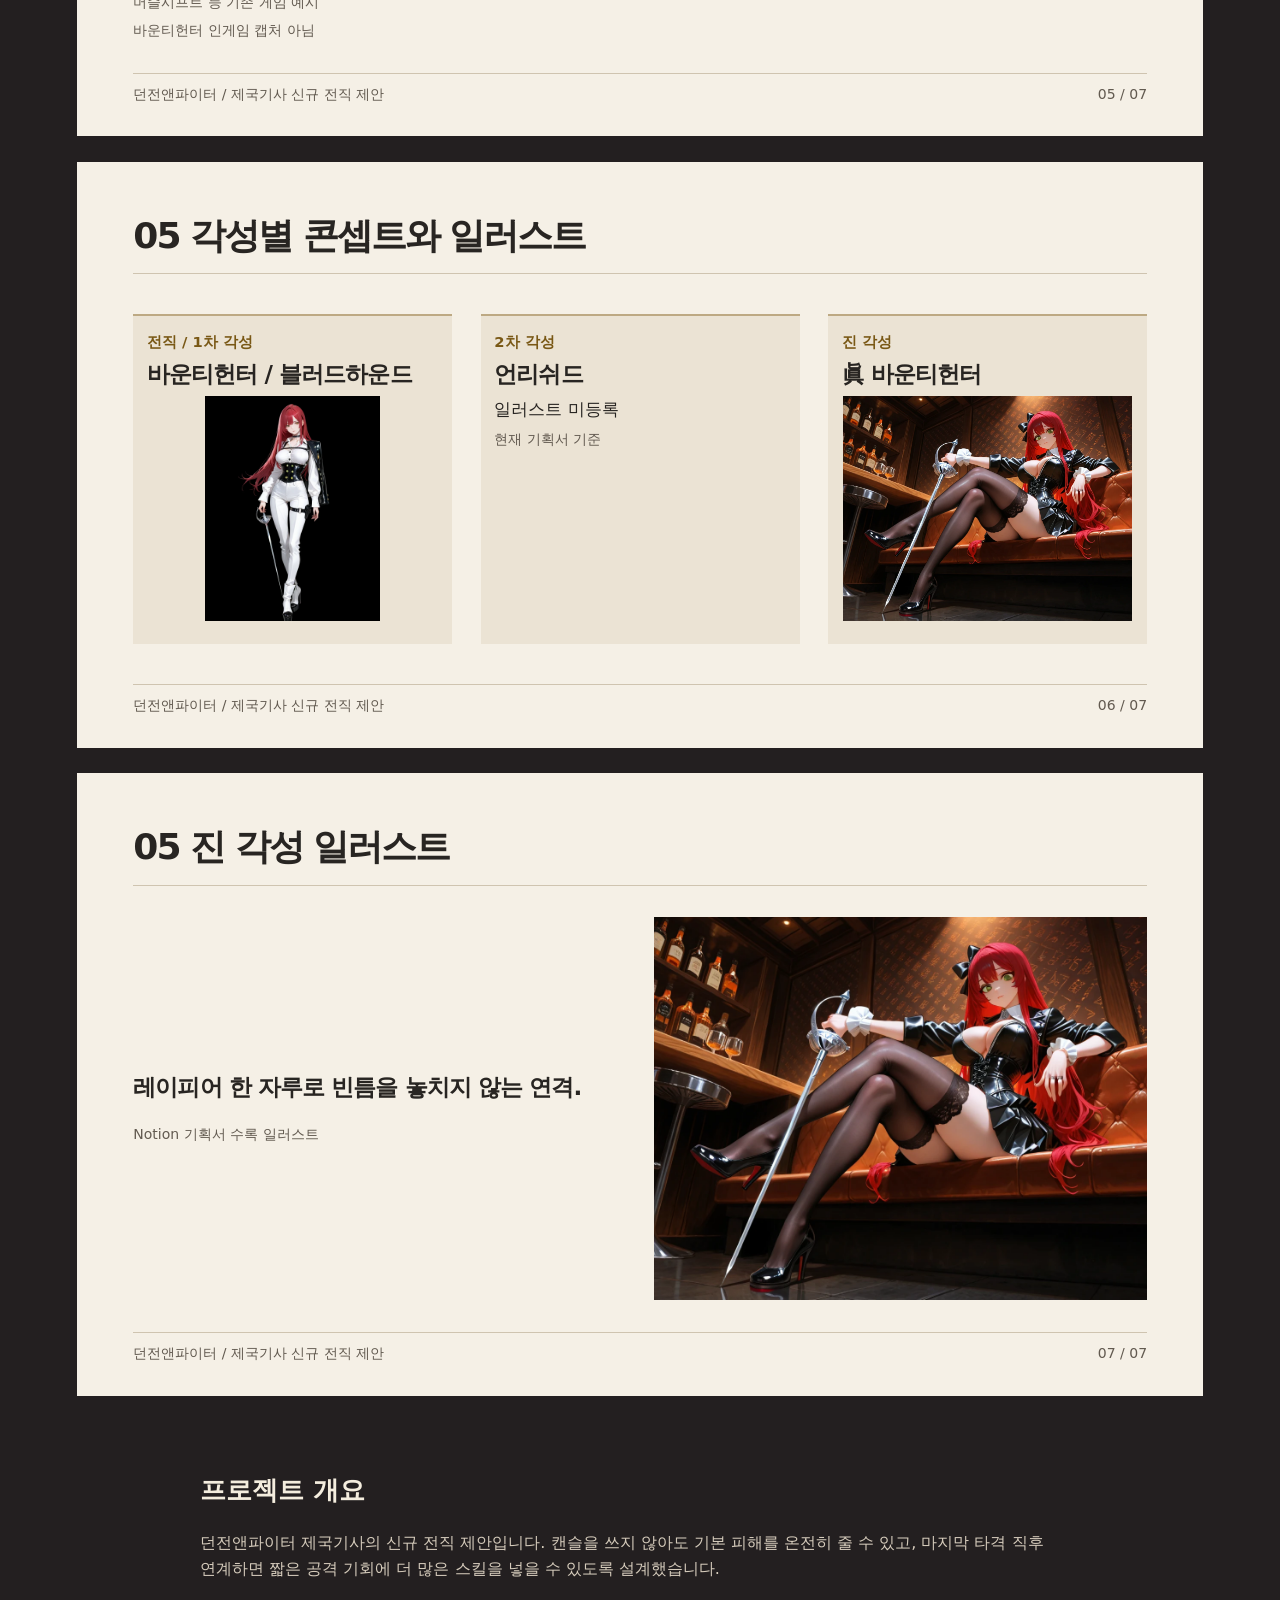
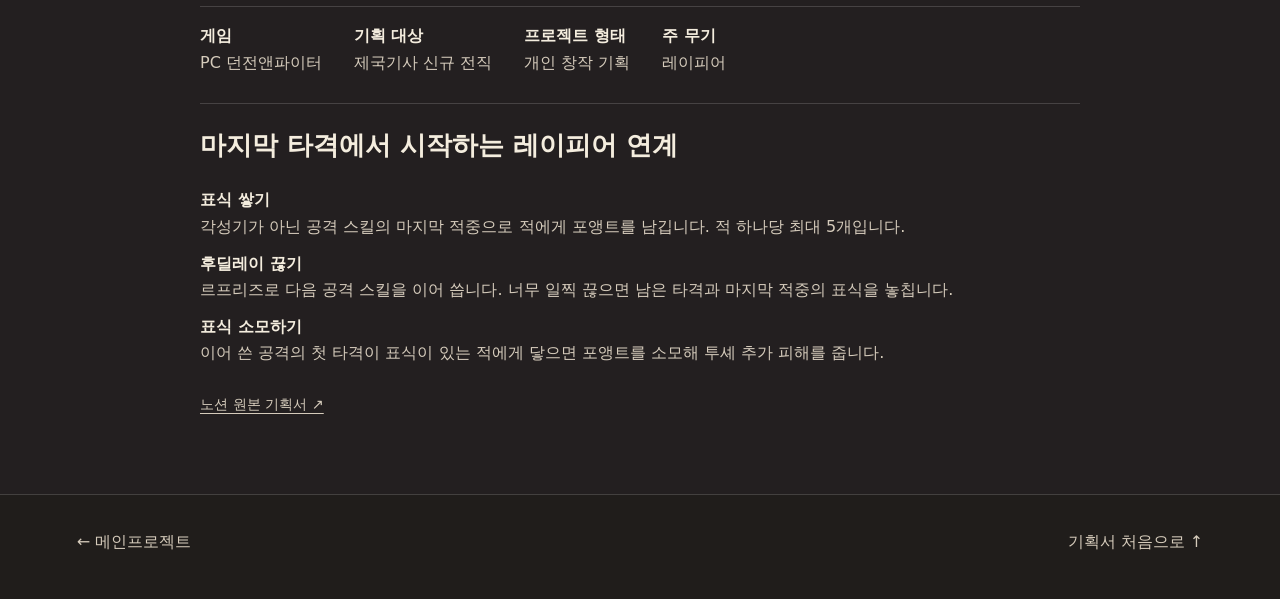
<file: dnf-bounty-hunter.html>
<!doctype html>
<html lang="ko"><head><meta charset="utf-8"><meta name="viewport" content="width=device-width,initial-scale=1"><meta name="description" content="PC 던전앤파이터 제국기사 신규 전직 바운티헌터 개인 기획서."><meta name="color-scheme" content="dark"><title>던전앤파이터 · 바운티헌터 기획서 | 게임 기획 포트폴리오</title><link rel="icon" href="assets/favicon.svg?v=yellow-1" type="image/svg+xml"><link rel="stylesheet" href="assets/reader-home.css?v=scroll-2"><link rel="stylesheet" href="assets/project-deck.css?v=2"><link rel="stylesheet" href="assets/hover.css?v=1"><link rel="stylesheet" href="assets/document.css?v=1"><script defer src="assets/image-viewer.js?v=1"></script></head>
<body><a class="skip" href="#slides">기획서 본문으로 이동</a><header class="topbar"><div class="wrap"><a class="brand" href="/game-design-portfolio/#" aria-label="권혁진의 Portfolio 메인으로 이동">권혁진의 Portfolio</a><nav aria-label="주 메뉴"><a href="index.html#profile">소개</a><a href="index.html#projects">메인프로젝트</a><a href="index.html#team-projects">서브+팀프로젝트</a><a href="index.html#contact">연락처</a></nav></div></header>
<main class="document"><header class="document-title"><a class="return" href="index.html#projects">← 메인프로젝트</a><h1>바운티헌터 신규 전직 기획서</h1></header>
<section id="slides" class="slide-stack" aria-label="바운티헌터 신규 전직 기획서 전체 7장">
<article class="deck-slide bounty-1" id="slide-1"><h2>01 전직 개요 및 기획 의도</h2><div class="slide-body"><div class="columns n2"><div><div class="blocks"><div class="unit"><h3 class="character-name">바운티헌터</h3><h3>연계 타이밍이 숙련도를 가른다</h3></div><div class="unit"><p>처음에는 익숙한 공격으로 각 스킬의 기본 피해를 낼 수 있다.</p><p>숙련되면 마지막 타격 직후 후딜레이를 끊어 같은 기회에 더 많은 피해를 줄 수 있다.</p></div><div class="columns n2"><div><div class="unit"><h3>주 무기</h3><p>레이피어</p></div></div><div><div class="unit"><h3>플레이 핵심</h3><p>마지막 타격 직후 연계</p></div></div></div></div></div><div><a class="zoom-image" href="assets/deck-media/bounty-01-15.webp" aria-label="레이피어를 쥐고 앉아 있는 바운티헌터 원화 확대"><img src="assets/deck-media/bounty-01-15.webp" width="1152" height="896" loading="eager" decoding="async" alt="레이피어를 쥐고 앉아 있는 바운티헌터 원화"></a></div></div></div><div class="slide-footer"><span>던전앤파이터  /  제국기사 신규 전직 제안</span><span>01 / 07</span></div></article>
<article class="deck-slide bounty-2" id="slide-2"><h2>02 배경과 성격</h2><div class="slide-body"><div class="columns n2"><div><div class="blocks"><div class="unit"><p class="kicker">착안점</p><h3>제국기사 PV 속 짧은 추격이 한 기사의 평생 임무가 된다면?</h3></div><div class="unit"><p class="kicker">배경</p><p>데 로스의 귀족 가문 출신이지만, 가문보다 맡은 임무를 중시한다.</p><p>골든 니들에서 처음 도주한 수배자를 생포한 뒤 제국이 현상금을 건 도망자와 반역 혐의자를 추적한다.</p></div></div></div><div><a class="zoom-image" href="assets/deck-media/bounty-02-02.webp" aria-label="바운티헌터 전직 콘셉트 일러스트 확대"><img src="assets/deck-media/bounty-02-02.webp" width="896" height="1152" loading="lazy" decoding="async" alt="바운티헌터 전직 콘셉트 일러스트"></a></div></div></div><div class="slide-footer"><span>던전앤파이터  /  제국기사 신규 전직 제안</span><span>02 / 07</span></div></article>
<article class="deck-slide bounty-3" id="slide-3"><h2>03 무기와 전투 콘셉트</h2><div class="slide-body"><div class="columns n2"><div><div class="unit"><a class="zoom-image" href="assets/deck-media/bounty-03-03.webp" aria-label="레이피어 형태 참고 자료 확대"><img src="assets/deck-media/bounty-03-03.webp" width="1000" height="667" loading="lazy" decoding="async" alt="레이피어 형태 참고 자료"></a><p class="caption">형태 참고  /  기획서 수록 이미지</p></div></div><div><div class="blocks"><div class="unit"><p class="kicker">무기</p><h3>가벼운 추적, 빠른 발검</h3><p>허리춤에 차고 움직이다 표적을 따라잡으면 즉시 뽑아 찌르고 다음 공격으로 이어간다.</p></div><div class="unit"><p class="kicker">전투</p><h3>회수 동작을 끊는 연격</h3><p>르프리즈로 검을 거두는 동작을 끊는다. 이어 쓸 공격의 순서는 플레이어가 정한다.</p></div></div></div></div></div><div class="slide-footer"><span>던전앤파이터  /  제국기사 신규 전직 제안</span><span>03 / 07</span></div></article>
<article class="deck-slide bounty-4" id="slide-4"><h2>04-1 핵심 전투 메커니즘</h2><div class="slide-body"><div class="table-wrap"><table><thead><tr><th scope="col">명칭</th><th scope="col">발동 조건</th><th scope="col">효과</th></tr></thead><tbody><tr><td>르프리즈</td><td>공격 스킬 동작 중<br>다른 공격 스킬 입력</td><td>현재 동작을 끊고 입력한 스킬 즉시 사용.<br>마지막 타격 직후면 피해를 온전히 주고 후딜레이 단축.</td></tr><tr><td>포앵트</td><td>각성기 제외 공격 스킬의<br>마지막 타격 적중</td><td>적에게 점 모양 검흔 1개 부여.<br>대상별 최대 5개, 바로 연계하지 않아도 유지.</td></tr><tr><td>투셰</td><td>르프리즈로 이은 스킬의 첫 타격이<br>포앵트가 남은 적에게 적중</td><td>해당 적의 검흔 전부 소모. 개수에 비례한 추가 피해.<br>검흔 위치에 은빛 섬광으로 발동을 알린다.</td></tr></tbody></table></div><p class="takeaway">각성기는 포앵트를 남기지 않는다. 연계 스킬은 직접 고른다.</p></div><div class="slide-footer"><span>던전앤파이터  /  제국기사 신규 전직 제안</span><span>04 / 07</span></div></article>
<article class="deck-slide bounty-5" id="slide-5"><h2>04-2 스킬 연계 예시</h2><div class="slide-body"><div class="columns n3"><div><div class="unit"><p class="kicker">01</p><h3>새긴다</h3><p>공격 스킬의 마지막 타격</p><p>포앵트 1개 부여</p></div></div><div><div class="unit"><p class="kicker">02</p><h3>끊는다</h3><p>후딜레이 중 다른 공격 입력</p><p>르프리즈 1회 소모</p></div></div><div><div class="unit"><p class="kicker">03</p><h3>터뜨린다</h3><p>같은 적에 다음 스킬 첫 타격</p><p>검흔 전부 소모 · 투셰 추가 피해</p></div></div></div><div class="reference-strip"><a class="zoom-image" href="assets/deck-media/bounty-05-18.webp" aria-label="스킬 연계 참고 화면 확대"><img src="assets/deck-media/bounty-05-18.webp" width="334" height="180" loading="lazy" decoding="async" alt="스킬 연계 참고 화면"></a><a class="zoom-image" href="assets/deck-media/bounty-05-20.webp" aria-label="스킬 연계 참고 이미지 2 확대"><img src="assets/deck-media/bounty-05-20.webp" width="145" height="138" loading="lazy" decoding="async" alt="스킬 연계 참고 이미지 2"></a><a class="zoom-image" href="assets/deck-media/bounty-05-22.webp" aria-label="스킬 연계 참고 이미지 3 확대"><img src="assets/deck-media/bounty-05-22.webp" width="221" height="235" loading="lazy" decoding="async" alt="스킬 연계 참고 이미지 3"></a><a class="zoom-image" href="assets/deck-media/bounty-05-24.webp" aria-label="스킬 연계 참고 이미지 4 확대"><img src="assets/deck-media/bounty-05-24.webp" width="338" height="339" loading="lazy" decoding="async" alt="스킬 연계 참고 이미지 4"></a></div><div class="unit"><p class="kicker">기획서 수록 참고 이미지</p><p class="caption">머슬시프트 등 기존 게임 예시</p><p class="caption">바운티헌터 인게임 캡처 아님</p></div></div><div class="slide-footer"><span>던전앤파이터  /  제국기사 신규 전직 제안</span><span>05 / 07</span></div></article>
<article class="deck-slide bounty-6" id="slide-6"><h2>05 각성별 콘셉트와 일러스트</h2><div class="slide-body"><div class="columns n3"><div><div class="unit"><p class="kicker">전직 / 1차 각성</p><h3>바운티헌터 / 블러드하운드</h3><a class="zoom-image" href="assets/deck-media/bounty-02-02.webp" aria-label="바운티헌터와 블러드하운드 콘셉트 원화 확대"><img src="assets/deck-media/bounty-02-02.webp" width="896" height="1152" loading="lazy" decoding="async" alt="바운티헌터와 블러드하운드 콘셉트 원화"></a></div></div><div><div class="unit"><p class="kicker">2차 각성</p><h3>언리쉬드</h3><p>일러스트 미등록</p><p class="caption">현재 기획서 기준</p></div></div><div><div class="unit"><p class="kicker">진 각성</p><h3>眞 바운티헌터</h3><a class="zoom-image" href="assets/deck-media/bounty-06-15.webp" aria-label="진 바운티헌터 원화 확대"><img src="assets/deck-media/bounty-06-15.webp" width="1152" height="896" loading="lazy" decoding="async" alt="진 바운티헌터 원화"></a></div></div></div></div><div class="slide-footer"><span>던전앤파이터  /  제국기사 신규 전직 제안</span><span>06 / 07</span></div></article>
<article class="deck-slide bounty-7" id="slide-7"><h2>05 진 각성 일러스트</h2><div class="slide-body"><div class="columns n2"><div><div class="blocks"><h3>레이피어 한 자루로 빈틈을 놓치지 않는 연격.</h3><p class="caption">Notion 기획서 수록 일러스트</p></div></div><div><a class="zoom-image" href="assets/deck-media/bounty-06-15.webp" aria-label="진 바운티헌터 레이피어 일러스트 확대"><img src="assets/deck-media/bounty-06-15.webp" width="1152" height="896" loading="lazy" decoding="async" alt="진 바운티헌터 레이피어 일러스트"></a></div></div></div><div class="slide-footer"><span>던전앤파이터  /  제국기사 신규 전직 제안</span><span>07 / 07</span></div></article>
</section>
<section class="notes" id="notes"><h2>프로젝트 개요</h2><p>던전앤파이터 제국기사의 신규 전직 제안입니다. 캔슬을 쓰지 않아도 기본 피해를 온전히 줄 수 있고, 마지막 타격 직후 연계하면 짧은 공격 기회에 더 많은 스킬을 넣을 수 있도록 설계했습니다.</p><dl class="facts"><div><dt>게임</dt><dd>PC 던전앤파이터</dd></div><div><dt>기획 대상</dt><dd>제국기사 신규 전직</dd></div><div><dt>프로젝트 형태</dt><dd>개인 창작 기획</dd></div><div><dt>주 무기</dt><dd>레이피어</dd></div></dl><section class="decision-section"><h2>마지막 타격에서 시작하는 레이피어 연계</h2><dl class="decision-grid"><div><dt>표식 쌓기</dt><dd>각성기가 아닌 공격 스킬의 마지막 적중으로 적에게 포앵트를 남깁니다. 적 하나당 최대 5개입니다.</dd></div><div><dt>후딜레이 끊기</dt><dd>르프리즈로 다음 공격 스킬을 이어 씁니다. 너무 일찍 끊으면 남은 타격과 마지막 적중의 표식을 놓칩니다.</dd></div><div><dt>표식 소모하기</dt><dd>이어 쓴 공격의 첫 타격이 표식이 있는 적에게 닿으면 포앵트를 소모해 투셰 추가 피해를 줍니다.</dd></div></dl></section>
<a class="source" href="https://app.notion.com/p/41cf04b0cec180078c1bc5c3c70ddd81" target="_blank" rel="noopener noreferrer">노션 원본 기획서 ↗</a></section></main>
<footer><div class="document-foot"><a href="index.html#projects">← 메인프로젝트</a><a href="#slides">기획서 처음으로 ↑</a></div></footer><dialog class="image-viewer" aria-label="이미지 확대 보기"><div class="view-bar"><a class="view-source" target="_blank" rel="noopener">새 탭에서 보기 ↗</a><button type="button" data-zoom aria-pressed="false">더 크게</button><button type="button" data-close autofocus>닫기</button></div><div class="view-stage"><img alt=""></div></dialog></body></html>
</file>
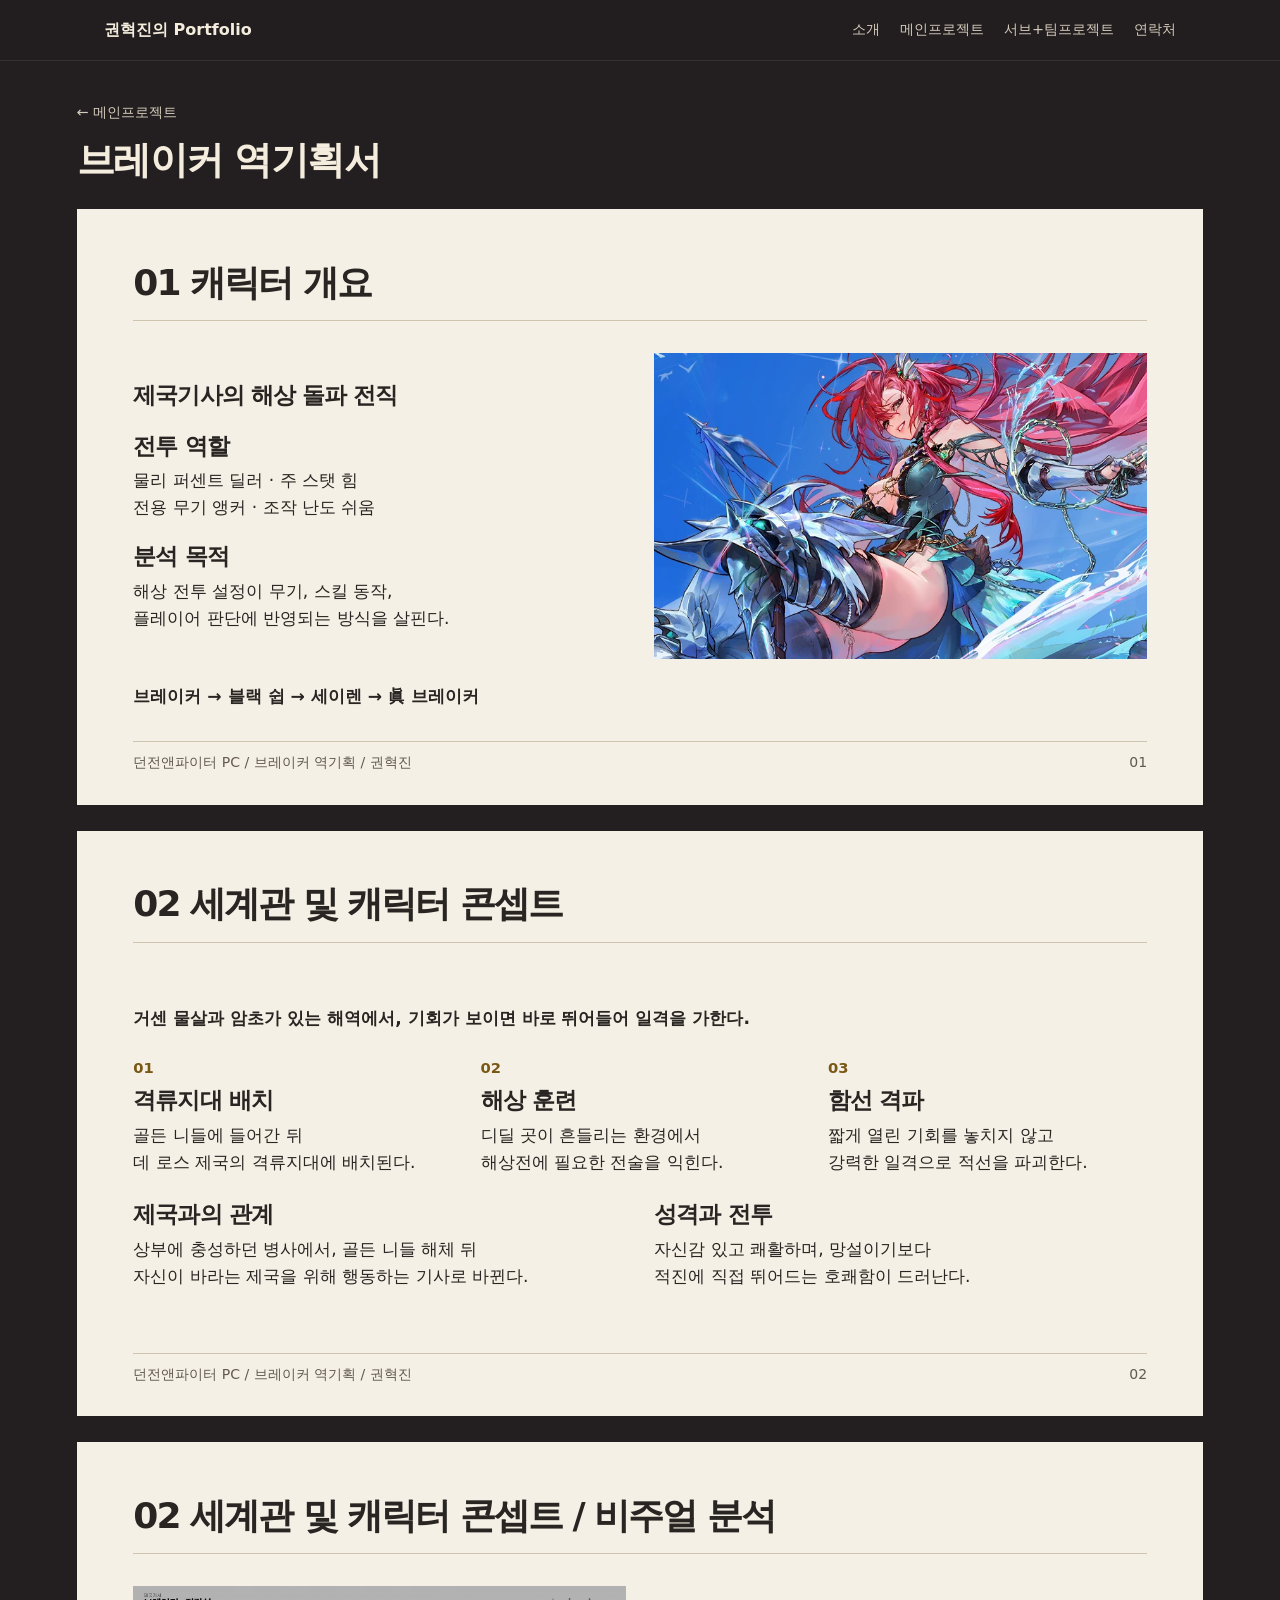
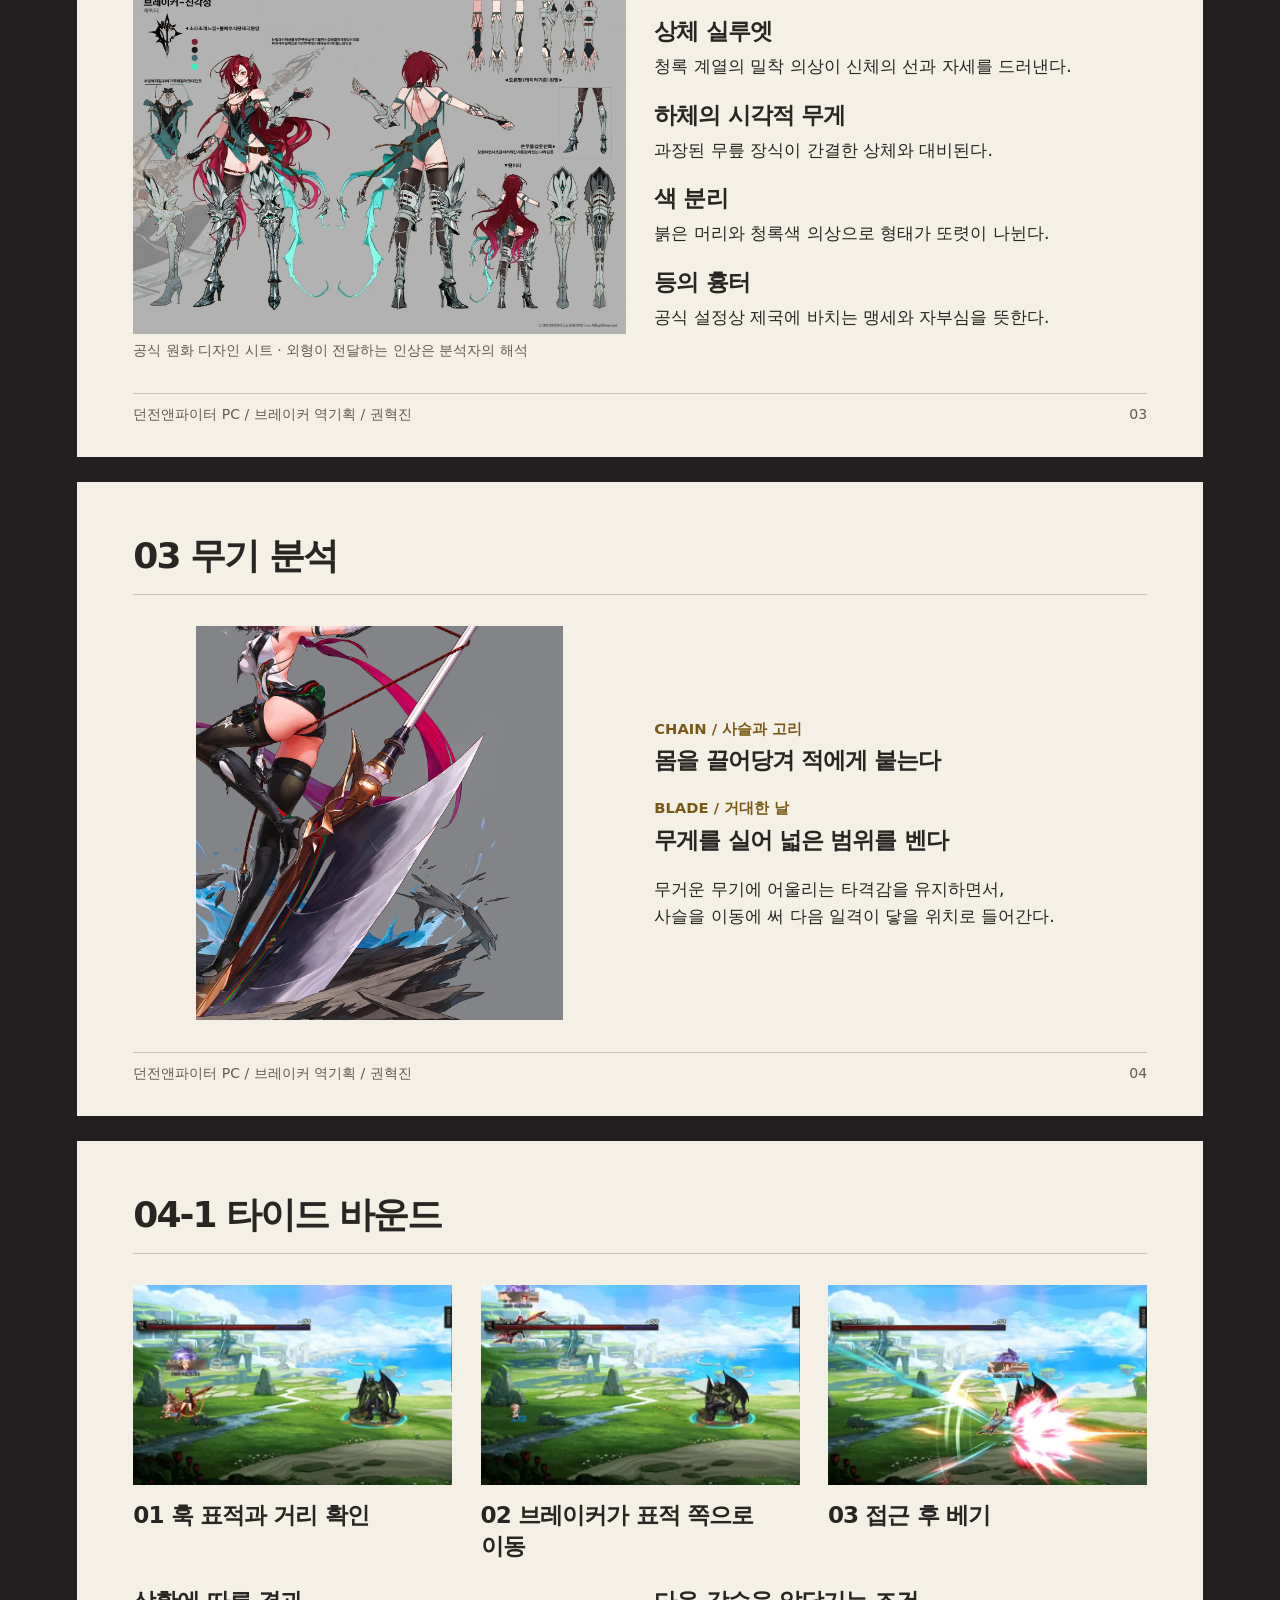
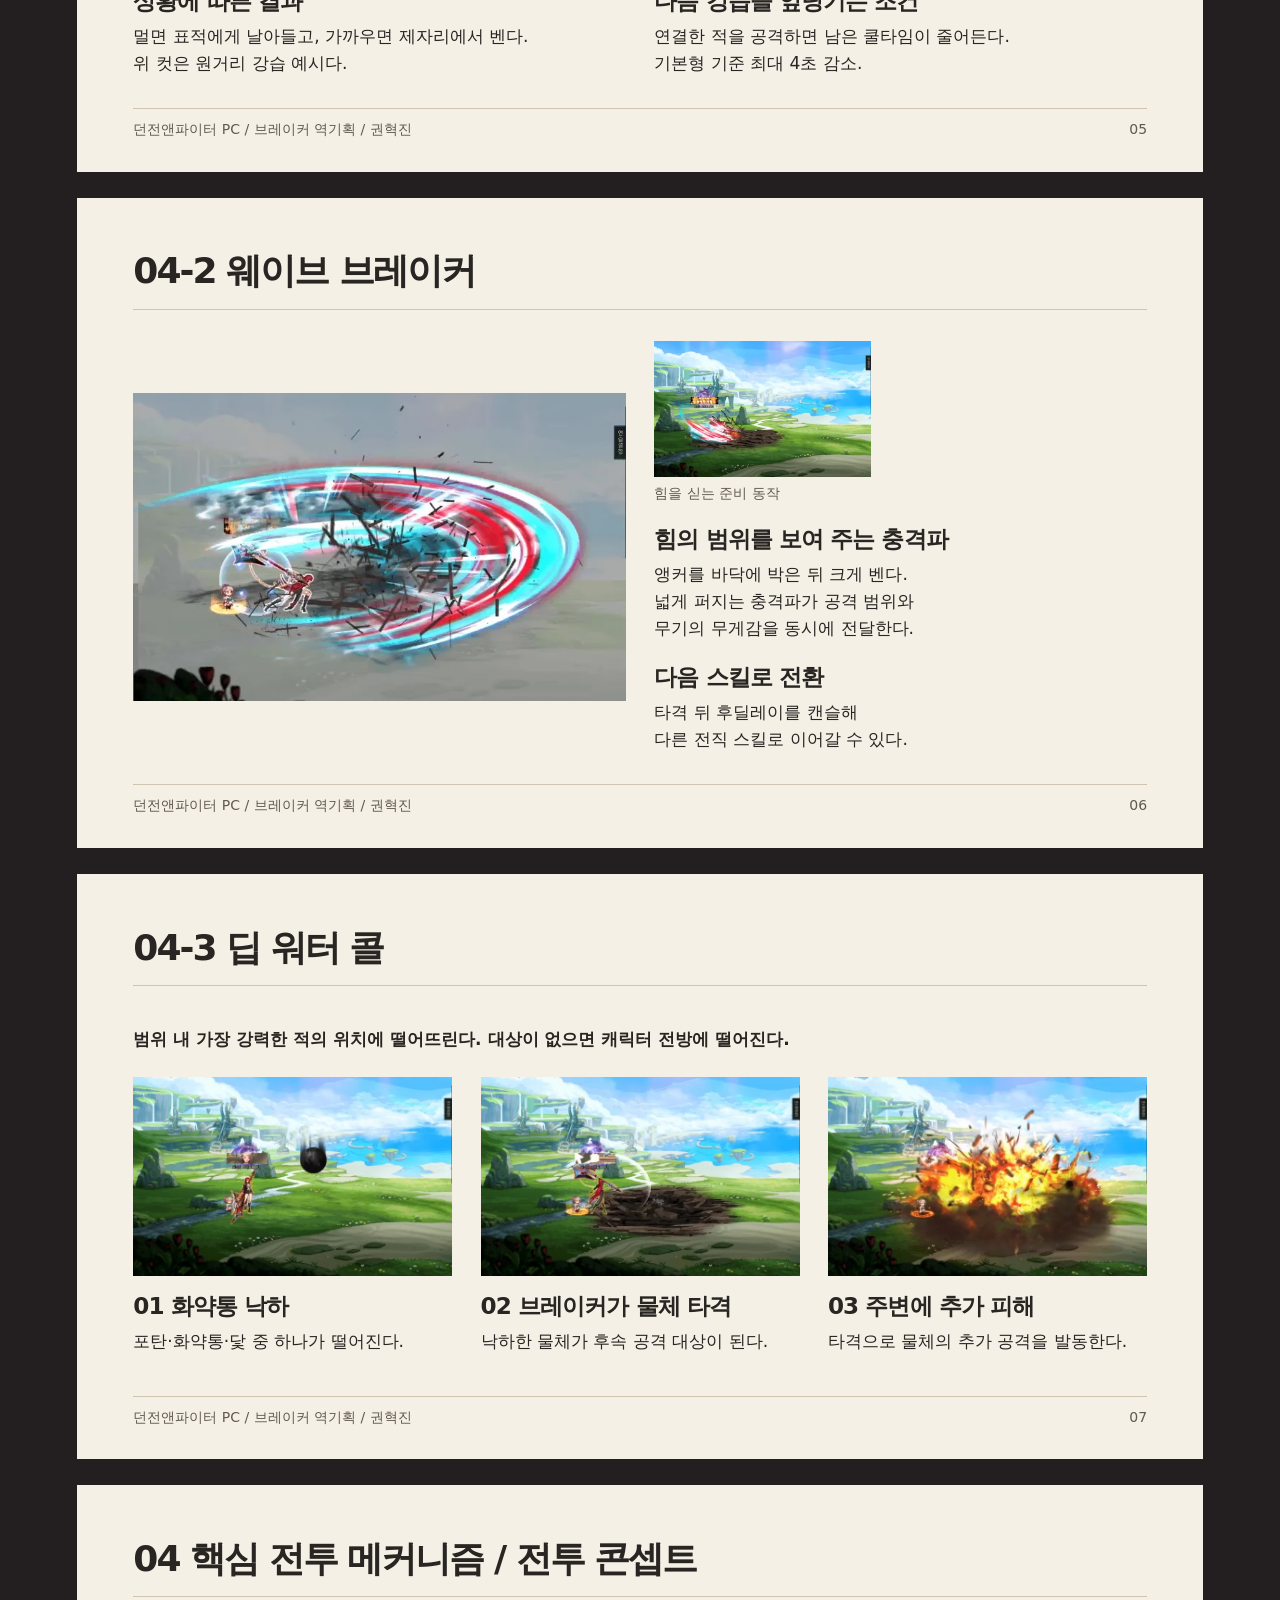
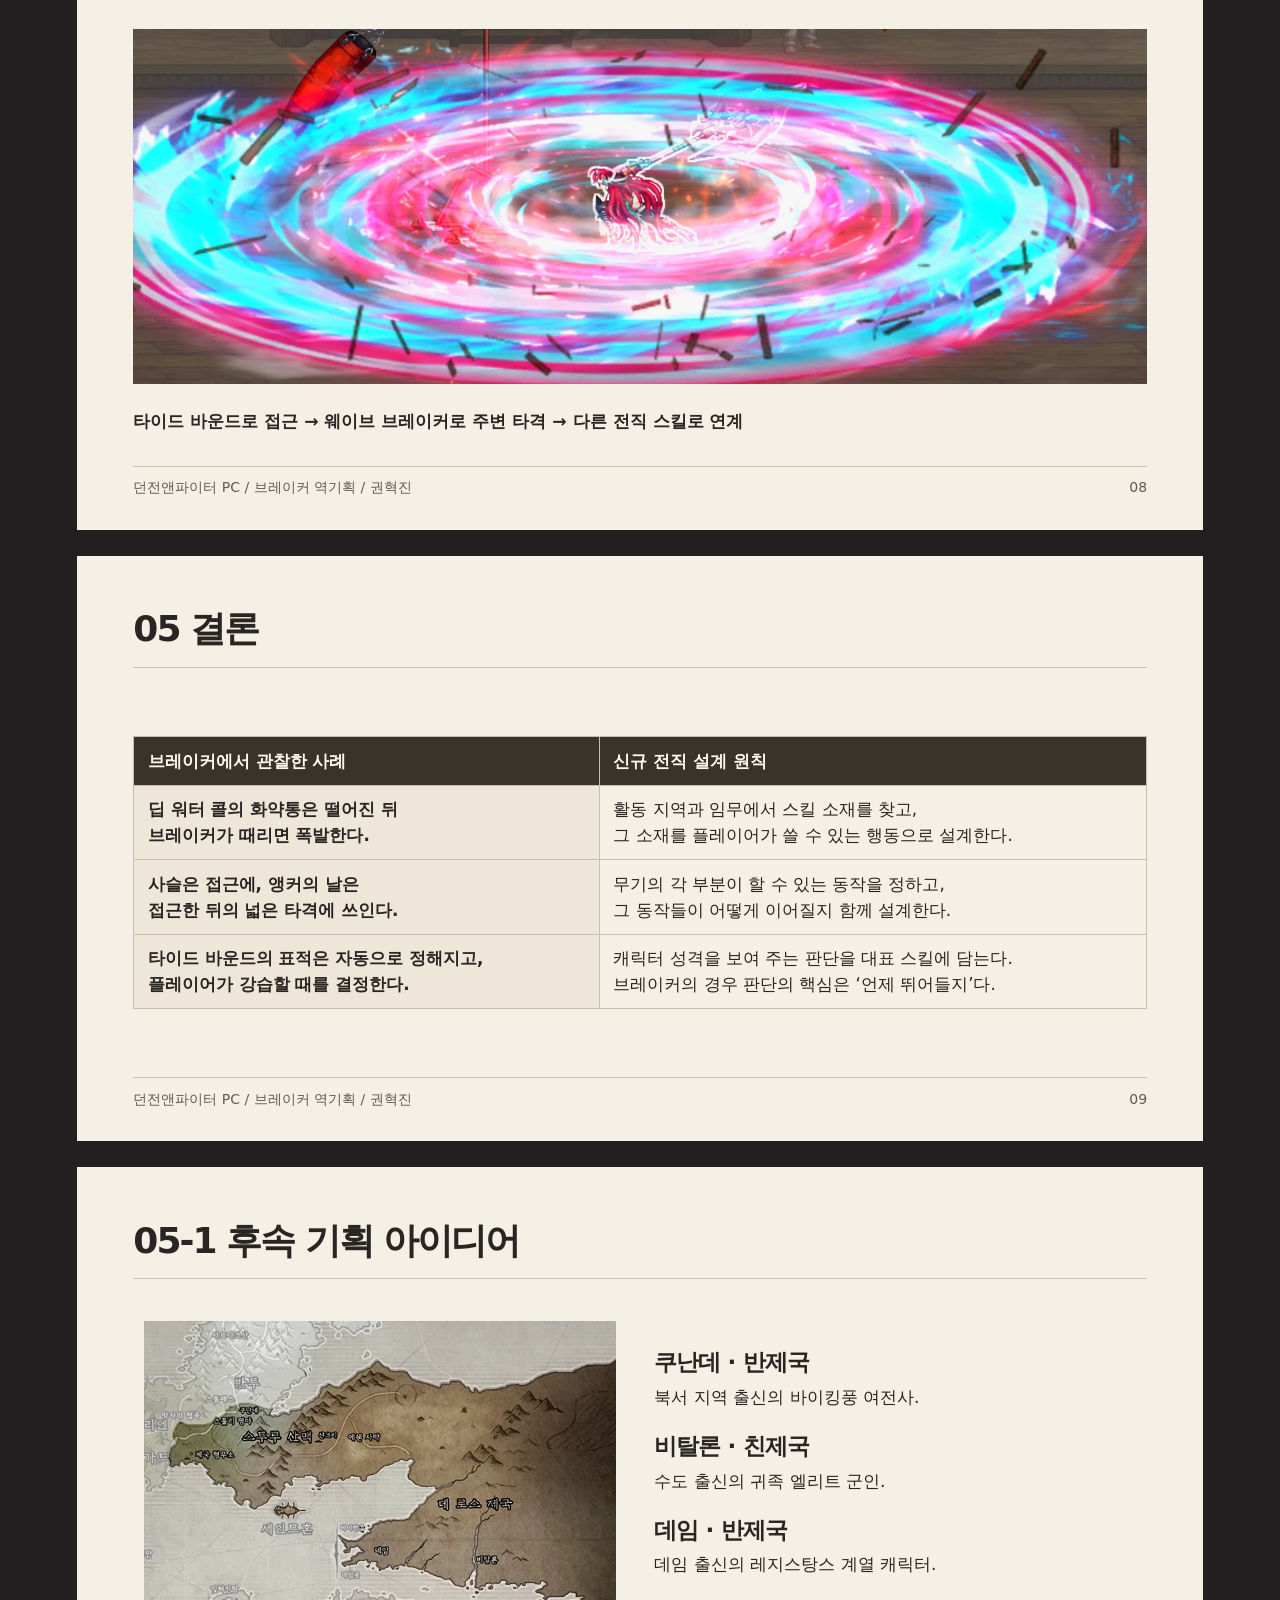
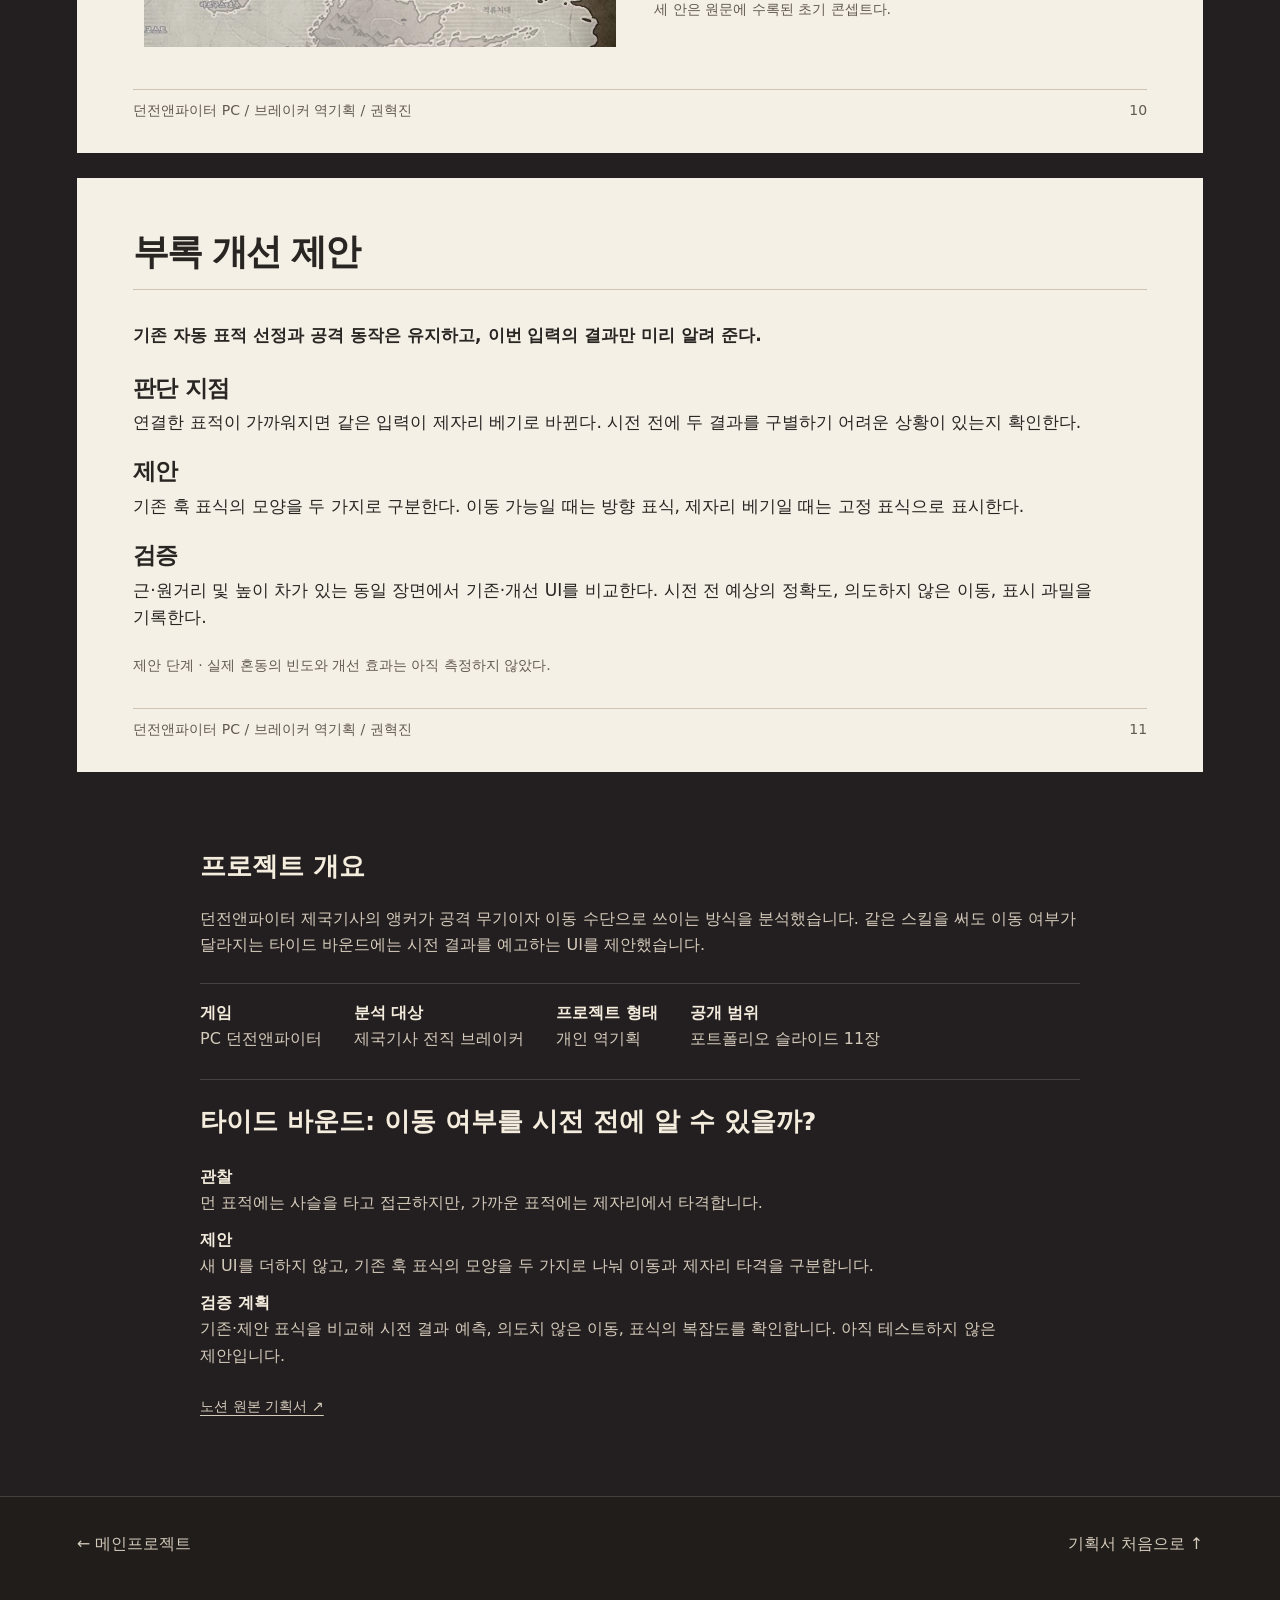
<file: dnf-breaker.html>
<!doctype html>
<html lang="ko"><head><meta charset="utf-8"><meta name="viewport" content="width=device-width,initial-scale=1"><meta name="description" content="PC 던전앤파이터 제국기사 브레이커의 캐릭터 콘셉트와 앵커 전투를 분석한 개인 역기획서."><meta name="color-scheme" content="dark"><title>던전앤파이터 · 브레이커 역기획서 | 게임 기획 포트폴리오</title><link rel="icon" href="assets/favicon.svg?v=yellow-1" type="image/svg+xml"><link rel="stylesheet" href="assets/reader-home.css?v=scroll-2"><link rel="stylesheet" href="assets/project-deck.css?v=2"><link rel="stylesheet" href="assets/hover.css?v=1"><link rel="stylesheet" href="assets/document.css?v=1"><script defer src="assets/image-viewer.js?v=1"></script></head>
<body><a class="skip" href="#slides">기획서 본문으로 이동</a><header class="topbar"><div class="wrap"><a class="brand" href="/game-design-portfolio/#" aria-label="권혁진의 Portfolio 메인으로 이동">권혁진의 Portfolio</a><nav aria-label="주 메뉴"><a href="index.html#profile">소개</a><a href="index.html#projects">메인프로젝트</a><a href="index.html#team-projects">서브+팀프로젝트</a><a href="index.html#contact">연락처</a></nav></div></header>
<main class="document"><header class="document-title"><a class="return" href="index.html#projects">← 메인프로젝트</a><h1>브레이커 역기획서</h1></header>
<section id="slides" class="slide-stack" aria-label="브레이커 역기획서 전체 11장">
<article class="deck-slide breaker-1" id="slide-1"><h2>01 캐릭터 개요</h2><div class="slide-body"><div class="columns n2"><div><div class="blocks"><h3>제국기사의 해상 돌파 전직</h3><div class="unit"><h3>전투 역할</h3><p>물리 퍼센트 딜러 · 주 스탯 힘<br>전용 무기 앵커 · 조작 난도 쉬움</p></div><div class="unit"><h3>분석 목적</h3><p>해상 전투 설정이 무기, 스킬 동작,<br>플레이어 판단에 반영되는 방식을 살핀다.</p></div></div></div><div><a class="zoom-image" href="assets/deck-media/breaker-01-03.webp" aria-label="앵커를 든 진 브레이커 공식 일러스트 확대"><img src="assets/deck-media/breaker-01-03.webp" width="779" height="484" loading="eager" decoding="async" alt="앵커를 든 진 브레이커 공식 일러스트"></a></div></div><p class="takeaway">브레이커   →   블랙 쉽   →   세이렌   →   眞 브레이커</p></div><div class="slide-footer"><span>던전앤파이터 PC  /  브레이커 역기획  /  권혁진</span><span>01</span></div></article>
<article class="deck-slide breaker-2" id="slide-2"><h2>02 세계관 및 캐릭터 콘셉트</h2><div class="slide-body"><p class="intro-line">거센 물살과 암초가 있는 해역에서, 기회가 보이면 바로 뛰어들어 일격을 가한다.</p><div class="columns n3"><div><div class="unit"><p class="kicker">01</p><h3>격류지대 배치</h3><p>골든 니들에 들어간 뒤<br>데 로스 제국의 격류지대에 배치된다.</p></div></div><div><div class="unit"><p class="kicker">02</p><h3>해상 훈련</h3><p>디딜 곳이 흔들리는 환경에서<br>해상전에 필요한 전술을 익힌다.</p></div></div><div><div class="unit"><p class="kicker">03</p><h3>함선 격파</h3><p>짧게 열린 기회를 놓치지 않고<br>강력한 일격으로 적선을 파괴한다.</p></div></div></div><div class="columns n2"><div><div class="unit"><h3>제국과의 관계</h3><p>상부에 충성하던 병사에서, 골든 니들 해체 뒤<br>자신이 바라는 제국을 위해 행동하는 기사로 바뀐다.</p></div></div><div><div class="unit"><h3>성격과 전투</h3><p>자신감 있고 쾌활하며, 망설이기보다<br>적진에 직접 뛰어드는 호쾌함이 드러난다.</p></div></div></div></div><div class="slide-footer"><span>던전앤파이터 PC  /  브레이커 역기획  /  권혁진</span><span>02</span></div></article>
<article class="deck-slide breaker-3" id="slide-3"><h2>02 세계관 및 캐릭터 콘셉트 / 비주얼 분석</h2><div class="slide-body"><div class="columns n2"><div><div class="unit"><a class="zoom-image" href="assets/deck-media/breaker-03-04.webp" aria-label="브레이커의 앞·뒷모습과 하체 갑옷 디자인 시트 확대"><img src="assets/deck-media/breaker-03-04.webp" width="850" height="600" loading="lazy" decoding="async" alt="브레이커의 앞·뒷모습과 하체 갑옷 디자인 시트"></a><p class="caption">공식 원화 디자인 시트 · 외형이 전달하는 인상은 분석자의 해석</p></div></div><div><div class="blocks"><div class="unit"><h3>상체 실루엣</h3><p>청록 계열의 밀착 의상이 신체의 선과 자세를 드러낸다.</p></div><div class="unit"><h3>하체의 시각적 무게</h3><p>과장된 무릎 장식이 간결한 상체와 대비된다.</p></div><div class="unit"><h3>색 분리</h3><p>붉은 머리와 청록색 의상으로 형태가 또렷이 나뉜다.</p></div><div class="unit"><h3>등의 흉터</h3><p>공식 설정상 제국에 바치는 맹세와 자부심을 뜻한다.</p></div></div></div></div></div><div class="slide-footer"><span>던전앤파이터 PC  /  브레이커 역기획  /  권혁진</span><span>03</span></div></article>
<article class="deck-slide breaker-4" id="slide-4"><h2>03 무기 분석</h2><div class="slide-body"><div class="columns n2"><div><a class="zoom-image" href="assets/deck-media/breaker-04-04.webp" aria-label="앵커의 칼날과 사슬 연결부 확대"><img src="assets/deck-media/breaker-04-04.webp" width="1132" height="1216" loading="lazy" decoding="async" alt="앵커의 칼날과 사슬 연결부"></a></div><div><div class="blocks"><div class="unit"><p class="kicker">CHAIN  /  사슬과 고리</p><h3>몸을 끌어당겨 적에게 붙는다</h3></div><div class="unit"><p class="kicker">BLADE  /  거대한 날</p><h3>무게를 실어 넓은 범위를 벤다</h3></div><p>무거운 무기에 어울리는 타격감을 유지하면서,<br>사슬을 이동에 써 다음 일격이 닿을 위치로 들어간다.</p></div></div></div></div><div class="slide-footer"><span>던전앤파이터 PC  /  브레이커 역기획  /  권혁진</span><span>04</span></div></article>
<article class="deck-slide breaker-5" id="slide-5"><h2>04-1 타이드 바운드</h2><div class="slide-body"><div class="columns n3"><div><div class="unit"><a class="zoom-image" href="assets/deck-media/breaker-05-04.webp" aria-label="01  훅 표적과 거리 확인 확대"><img src="assets/deck-media/breaker-05-04.webp" width="688" height="430" loading="lazy" decoding="async" alt="01  훅 표적과 거리 확인"></a><h3>01  훅 표적과 거리 확인</h3></div></div><div><div class="unit"><a class="zoom-image" href="assets/deck-media/breaker-05-06.webp" aria-label="02  브레이커가 표적 쪽으로 이동 확대"><img src="assets/deck-media/breaker-05-06.webp" width="688" height="430" loading="lazy" decoding="async" alt="02  브레이커가 표적 쪽으로 이동"></a><h3>02  브레이커가 표적 쪽으로 이동</h3></div></div><div><div class="unit"><a class="zoom-image" href="assets/deck-media/breaker-05-08.webp" aria-label="03  접근 후 베기 확대"><img src="assets/deck-media/breaker-05-08.webp" width="688" height="430" loading="lazy" decoding="async" alt="03  접근 후 베기"></a><h3>03  접근 후 베기</h3></div></div></div><div class="columns n2"><div><div class="unit"><h3>상황에 따른 결과</h3><p>멀면 표적에게 날아들고, 가까우면 제자리에서 벤다.<br>위 컷은 원거리 강습 예시다.</p></div></div><div><div class="unit"><h3>다음 강습을 앞당기는 조건</h3><p>연결한 적을 공격하면 남은 쿨타임이 줄어든다.<br>기본형 기준 최대 4초 감소.</p></div></div></div></div><div class="slide-footer"><span>던전앤파이터 PC  /  브레이커 역기획  /  권혁진</span><span>05</span></div></article>
<article class="deck-slide breaker-6" id="slide-6"><h2>04-2 웨이브 브레이커</h2><div class="slide-body"><div class="columns n2"><div><a class="zoom-image" href="assets/deck-media/breaker-06-04.webp" aria-label="웨이브 브레이커의 넓은 충격파 확대"><img src="assets/deck-media/breaker-06-04.webp" width="688" height="430" loading="lazy" decoding="async" alt="웨이브 브레이커의 넓은 충격파"></a></div><div><div class="blocks"><div class="unit"><a class="zoom-image" href="assets/deck-media/breaker-06-05.webp" aria-label="힘을 싣는 준비 동작 확대"><img src="assets/deck-media/breaker-06-05.webp" width="688" height="430" loading="lazy" decoding="async" alt="힘을 싣는 준비 동작"></a><p class="caption">힘을 싣는 준비 동작</p></div><div class="unit"><h3>힘의 범위를 보여 주는 충격파</h3><p>앵커를 바닥에 박은 뒤 크게 벤다.<br>넓게 퍼지는 충격파가 공격 범위와<br>무기의 무게감을 동시에 전달한다.</p></div><div class="unit"><h3>다음 스킬로 전환</h3><p>타격 뒤 후딜레이를 캔슬해<br>다른 전직 스킬로 이어갈 수 있다.</p></div></div></div></div></div><div class="slide-footer"><span>던전앤파이터 PC  /  브레이커 역기획  /  권혁진</span><span>06</span></div></article>
<article class="deck-slide breaker-7" id="slide-7"><h2>04-3 딥 워터 콜</h2><div class="slide-body"><p class="intro-line">범위 내 가장 강력한 적의 위치에 떨어뜨린다. 대상이 없으면 캐릭터 전방에 떨어진다.</p><div class="columns n3"><div><div class="unit"><a class="zoom-image" href="assets/deck-media/breaker-07-05.webp" aria-label="01  화약통 낙하 확대"><img src="assets/deck-media/breaker-07-05.webp" width="688" height="430" loading="lazy" decoding="async" alt="01  화약통 낙하"></a><h3>01  화약통 낙하</h3><p>포탄·화약통·닻 중 하나가 떨어진다.</p></div></div><div><div class="unit"><a class="zoom-image" href="assets/deck-media/breaker-07-08.webp" aria-label="02  브레이커가 물체 타격 확대"><img src="assets/deck-media/breaker-07-08.webp" width="688" height="430" loading="lazy" decoding="async" alt="02  브레이커가 물체 타격"></a><h3>02  브레이커가 물체 타격</h3><p>낙하한 물체가 후속 공격 대상이 된다.</p></div></div><div><div class="unit"><a class="zoom-image" href="assets/deck-media/breaker-07-11.webp" aria-label="03  주변에 추가 피해 확대"><img src="assets/deck-media/breaker-07-11.webp" width="688" height="430" loading="lazy" decoding="async" alt="03  주변에 추가 피해"></a><h3>03  주변에 추가 피해</h3><p>타격으로 물체의 추가 공격을 발동한다.</p></div></div></div></div><div class="slide-footer"><span>던전앤파이터 PC  /  브레이커 역기획  /  권혁진</span><span>07</span></div></article>
<article class="deck-slide breaker-8" id="slide-8"><h2>04 핵심 전투 메커니즘 / 전투 콘셉트</h2><div class="slide-body"><a class="zoom-image" href="assets/deck-media/breaker-08-04.webp" aria-label="타이드 바운드와 웨이브 브레이커 연계 도해 확대"><img src="assets/deck-media/breaker-08-04.webp" width="1419" height="497" loading="lazy" decoding="async" alt="타이드 바운드와 웨이브 브레이커 연계 도해"></a><p class="takeaway">타이드 바운드로 접근  →  웨이브 브레이커로 주변 타격  →  다른 전직 스킬로 연계</p></div><div class="slide-footer"><span>던전앤파이터 PC  /  브레이커 역기획  /  권혁진</span><span>08</span></div></article>
<article class="deck-slide breaker-9" id="slide-9"><h2>05 결론</h2><div class="slide-body"><div class="table-wrap"><table><thead><tr><th scope="col">브레이커에서 관찰한 사례</th><th scope="col">신규 전직 설계 원칙</th></tr></thead><tbody><tr><td>딥 워터 콜의 화약통은 떨어진 뒤<br>브레이커가 때리면 폭발한다.</td><td>활동 지역과 임무에서 스킬 소재를 찾고,<br>그 소재를 플레이어가 쓸 수 있는 행동으로 설계한다.</td></tr><tr><td>사슬은 접근에, 앵커의 날은<br>접근한 뒤의 넓은 타격에 쓰인다.</td><td>무기의 각 부분이 할 수 있는 동작을 정하고,<br>그 동작들이 어떻게 이어질지 함께 설계한다.</td></tr><tr><td>타이드 바운드의 표적은 자동으로 정해지고,<br>플레이어가 강습할 때를 결정한다.</td><td>캐릭터 성격을 보여 주는 판단을 대표 스킬에 담는다.<br>브레이커의 경우 판단의 핵심은 ‘언제 뛰어들지’다.</td></tr></tbody></table></div></div><div class="slide-footer"><span>던전앤파이터 PC  /  브레이커 역기획  /  권혁진</span><span>09</span></div></article>
<article class="deck-slide breaker-10" id="slide-10"><h2>05-1 후속 기획 아이디어</h2><div class="slide-body"><div class="columns n2"><div><a class="zoom-image" href="assets/deck-media/breaker-10-04.webp" aria-label="데 로스 제국 지도와 후속 전직 후보 지역 확대"><img src="assets/deck-media/breaker-10-04.webp" width="472" height="326" loading="lazy" decoding="async" alt="데 로스 제국 지도와 후속 전직 후보 지역"></a></div><div><div class="blocks"><div class="unit"><h3>쿠난데 · 반제국</h3><p>북서 지역 출신의 바이킹풍 여전사.</p></div><div class="unit"><h3>비탈론 · 친제국</h3><p>수도 출신의 귀족 엘리트 군인.</p></div><div class="unit"><h3>데임 · 반제국</h3><p>데임 출신의 레지스탕스 계열 캐릭터.</p></div><p class="caption">세 안은 원문에 수록된 초기 콘셉트다.</p></div></div></div></div><div class="slide-footer"><span>던전앤파이터 PC  /  브레이커 역기획  /  권혁진</span><span>10</span></div></article>
<article class="deck-slide breaker-11" id="slide-11"><h2>부록 개선 제안</h2><div class="slide-body"><p class="intro-line">기존 자동 표적 선정과 공격 동작은 유지하고, 이번 입력의 결과만 미리 알려 준다.</p><div class="blocks"><div class="unit"><h3>판단 지점</h3><p>연결한 표적이 가까워지면 같은 입력이 제자리 베기로 바뀐다. 시전 전에 두 결과를 구별하기 어려운 상황이 있는지 확인한다.</p></div><div class="unit"><h3>제안</h3><p>기존 훅 표식의 모양을 두 가지로 구분한다. 이동 가능일 때는 방향 표식, 제자리 베기일 때는 고정 표식으로 표시한다.</p></div><div class="unit"><h3>검증</h3><p>근·원거리 및 높이 차가 있는 동일 장면에서 기존·개선 UI를 비교한다. 시전 전 예상의 정확도, 의도하지 않은 이동, 표시 과밀을 기록한다.</p></div></div><p class="caption">제안 단계 · 실제 혼동의 빈도와 개선 효과는 아직 측정하지 않았다.</p></div><div class="slide-footer"><span>던전앤파이터 PC  /  브레이커 역기획  /  권혁진</span><span>11</span></div></article>
</section>
<section class="notes" id="notes"><h2>프로젝트 개요</h2><p>던전앤파이터 제국기사의 앵커가 공격 무기이자 이동 수단으로 쓰이는 방식을 분석했습니다. 같은 스킬을 써도 이동 여부가 달라지는 타이드 바운드에는 시전 결과를 예고하는 UI를 제안했습니다.</p><dl class="facts"><div><dt>게임</dt><dd>PC 던전앤파이터</dd></div><div><dt>분석 대상</dt><dd>제국기사 전직 브레이커</dd></div><div><dt>프로젝트 형태</dt><dd>개인 역기획</dd></div><div><dt>공개 범위</dt><dd>포트폴리오 슬라이드 11장</dd></div></dl><section class="decision-section"><h2>타이드 바운드: 이동 여부를 시전 전에 알 수 있을까?</h2><dl class="decision-grid"><div><dt>관찰</dt><dd>먼 표적에는 사슬을 타고 접근하지만, 가까운 표적에는 제자리에서 타격합니다.</dd></div><div><dt>제안</dt><dd>새 UI를 더하지 않고, 기존 훅 표식의 모양을 두 가지로 나눠 이동과 제자리 타격을 구분합니다.</dd></div><div><dt>검증 계획</dt><dd>기존·제안 표식을 비교해 시전 결과 예측, 의도치 않은 이동, 표식의 복잡도를 확인합니다. 아직 테스트하지 않은 제안입니다.</dd></div></dl></section>
<a class="source" href="https://app.notion.com/p/3baf04b0cec1805c9797eba2e2a3ff5b" target="_blank" rel="noopener noreferrer">노션 원본 기획서 ↗</a></section></main>
<footer><div class="document-foot"><a href="index.html#projects">← 메인프로젝트</a><a href="#slides">기획서 처음으로 ↑</a></div></footer><dialog class="image-viewer" aria-label="이미지 확대 보기"><div class="view-bar"><a class="view-source" target="_blank" rel="noopener">새 탭에서 보기 ↗</a><button type="button" data-zoom aria-pressed="false">더 크게</button><button type="button" data-close autofocus>닫기</button></div><div class="view-stage"><img alt=""></div></dialog></body></html>
</file>
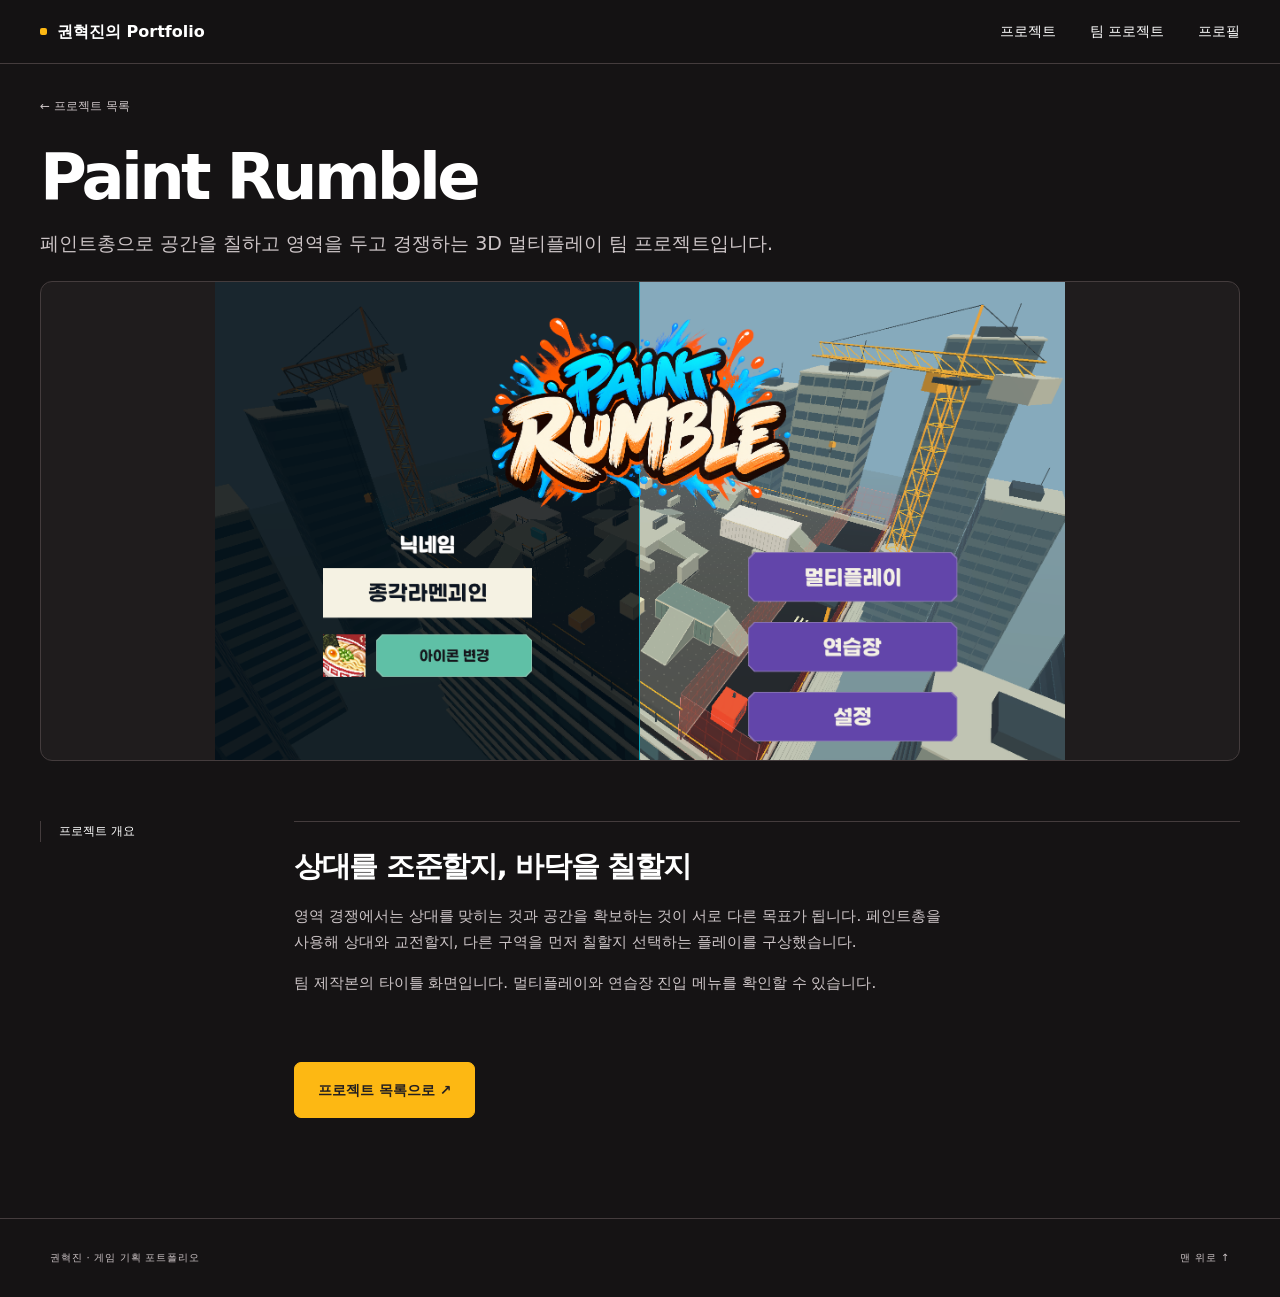
<file: multiplayer.html>
<!doctype html><html lang="ko"><head><meta charset="utf-8"><meta name="viewport" content="width=device-width,initial-scale=1"><meta name="description" content="게임 기획자 포트폴리오. 시스템 설계, 플레이 규칙, UX와 검증 과정을 소개합니다."><meta name="color-scheme" content="dark"><title>Paint Rumble | 게임 기획 포트폴리오</title><link rel="icon" href="assets/favicon.svg?v=yellow-1" type="image/svg+xml"><link rel="stylesheet" href="assets/style.css?v=neople-dark-1"><script defer src="assets/site-config.js"></script><script defer src="assets/app.js"></script><link rel="stylesheet" href="assets/editorial.css?v=1"><link rel="stylesheet" href="assets/hover.css?v=1"></head><body class="case-page"><a class="skip" href="#main">본문으로 이동</a><header><a class="case-brand" href="/game-design-portfolio/#" aria-label="권혁진의 Portfolio 메인으로 이동">권혁진의 Portfolio</a><nav aria-label="주 메뉴"><a href="index.html#projects">프로젝트</a><a href="index.html#team-projects">팀 프로젝트</a><a href="index.html#profile">프로필</a></nav></header><main id="main">
<section class="wrap detail-hero">
  <a class="back" href="index.html#paint-rumble">← 프로젝트 목록</a>

  <h1>Paint Rumble</h1>
  <p class="lead">페인트총으로 공간을 칠하고 영역을 두고 경쟁하는 3D 멀티플레이 팀 프로젝트입니다.</p>
  <div class="art project-image"><img src="assets/multiplayer.png" alt="Paint Rumble 타이틀의 멀티플레이·연습장·설정 버튼" width="1919" height="1079" decoding="async"></div>
</section>
<div class="wrap detail-layout">
  <aside><a href="#overview">프로젝트 개요</a></aside>
  <div class="detail-content"><section id="overview"><h2>상대를 조준할지, 바닥을 칠할지</h2><p>영역 경쟁에서는 상대를 맞히는 것과 공간을 확보하는 것이 서로 다른 목표가 됩니다. 페인트총을 사용해 상대와 교전할지, 다른 구역을 먼저 칠할지 선택하는 플레이를 구상했습니다.</p><p>팀 제작본의 타이틀 화면입니다. 멀티플레이와 연습장 진입 메뉴를 확인할 수 있습니다.</p></section>
  <a class="button" href="index.html#paint-rumble">프로젝트 목록으로 ↗</a></div>
</div>
</main><footer><a href="index.html">권혁진 · 게임 기획 포트폴리오</a><a href="#main">맨 위로 ↑</a></footer></body></html>
</file>
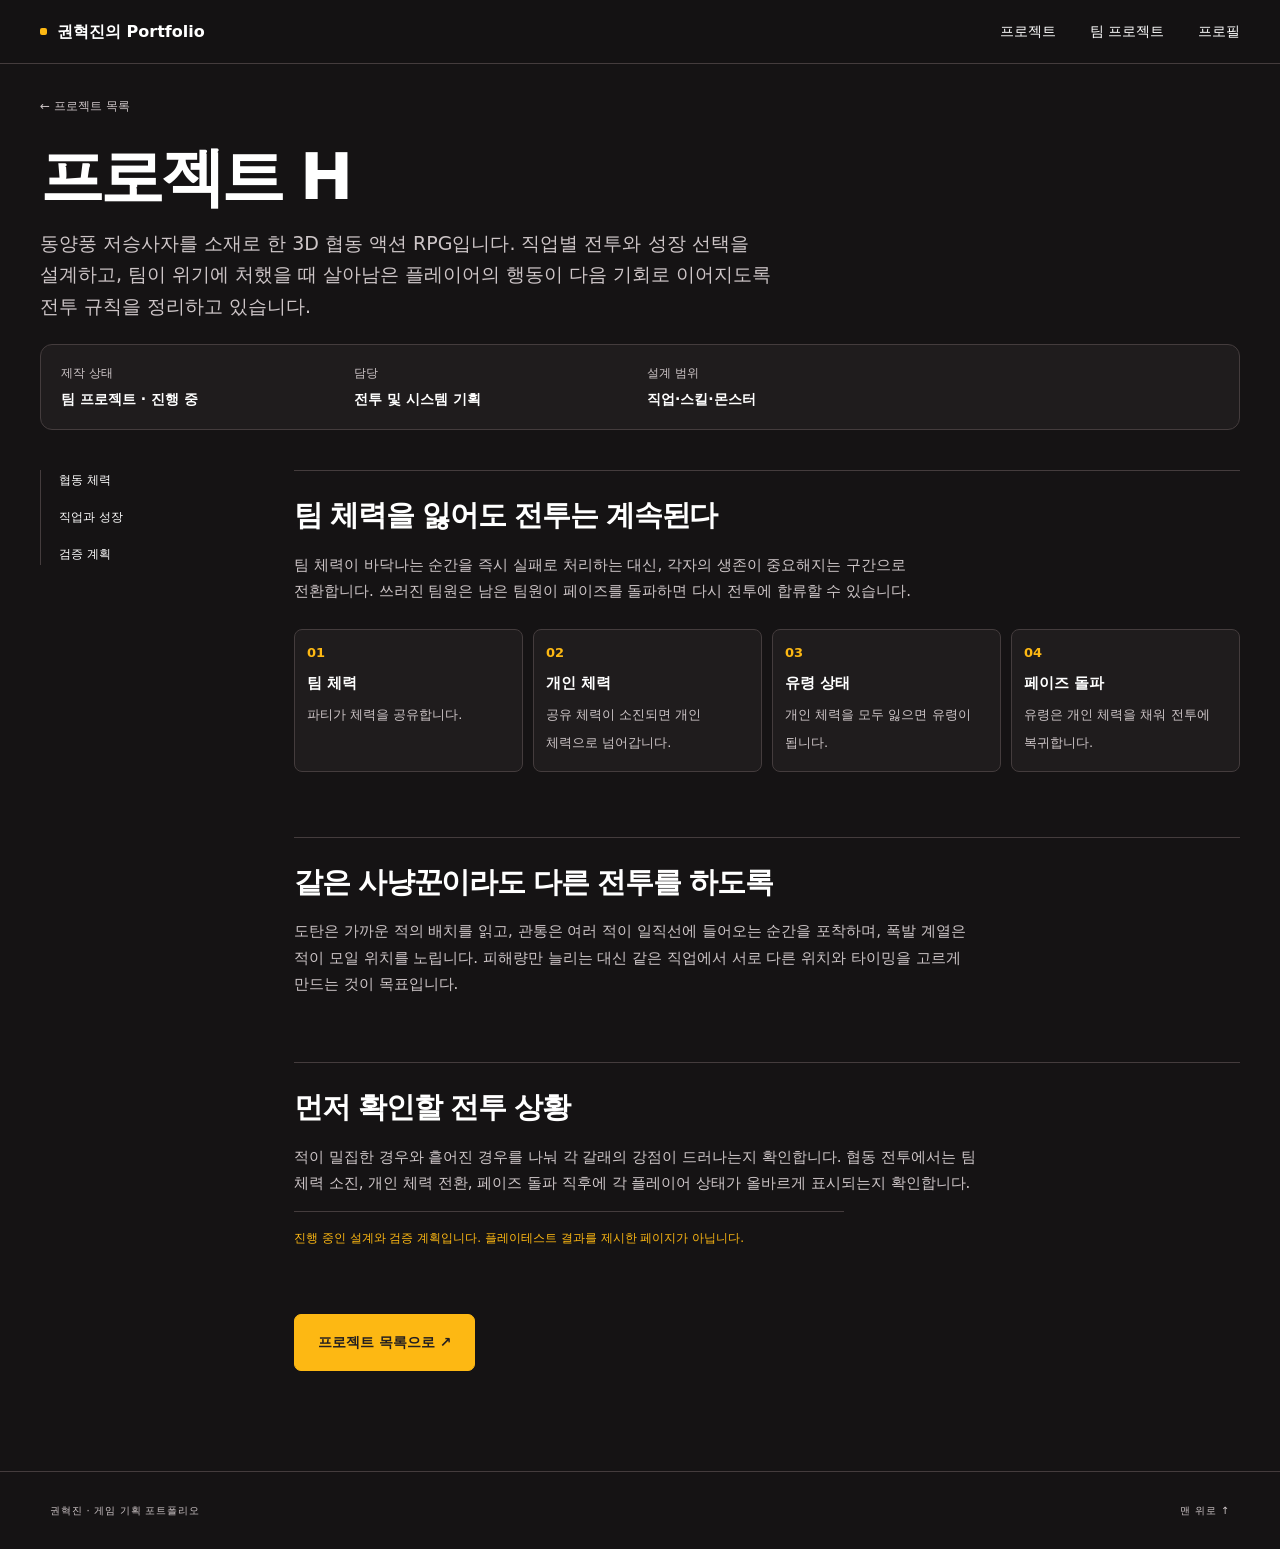
<file: project-h.html>
<!doctype html>
<html lang="ko"><head>
<meta charset="utf-8"><meta name="viewport" content="width=device-width,initial-scale=1">
<meta name="description" content="권혁진 게임 기획 포트폴리오. 제작 중인 프로젝트 H의 협동 전투와 직업 성장 설계.">
<title>프로젝트 H · 권혁진</title>
<link rel="icon" href="assets/favicon.svg?v=yellow-1" type="image/svg+xml">
<link rel="stylesheet" href="assets/style.css?v=neople-dark-2">
<link rel="stylesheet" href="assets/editorial.css?v=1">
<link rel="stylesheet" href="assets/hover.css?v=1"></head><body class="case-page">
<a class="skip" href="#main">본문으로 이동</a>
<header><a class="case-brand" href="/game-design-portfolio/#" aria-label="권혁진의 Portfolio 메인으로 이동">권혁진의 Portfolio</a><nav aria-label="주 메뉴"><a href="index.html#projects">프로젝트</a><a href="index.html#team-projects">팀 프로젝트</a><a href="index.html#profile">프로필</a></nav></header>
<main id="main">
<section class="wrap detail-hero"><a class="back" href="index.html#project-h">← 프로젝트 목록</a>
<h1>프로젝트 H</h1>
<p class="lead">동양풍 저승사자를 소재로 한 3D 협동 액션 RPG입니다. 직업별 전투와 성장 선택을 설계하고, 팀이 위기에 처했을 때 살아남은 플레이어의 행동이 다음 기회로 이어지도록 전투 규칙을 정리하고 있습니다.</p>
<dl class="facts"><div><dt>제작 상태</dt><dd>팀 프로젝트 · 진행 중</dd></div><div><dt>담당</dt><dd>전투 및 시스템 기획</dd></div><div><dt>설계 범위</dt><dd>직업·스킬·몬스터</dd></div></dl></section>
<div class="wrap detail-layout">
<aside aria-label="이 페이지의 목차"><a href="#coop">협동 체력</a><a href="#builds">직업과 성장</a><a href="#verification">검증 계획</a></aside>
<div class="detail-content">
<section id="coop">
<h2>팀 체력을 잃어도 전투는 계속된다</h2>
<p>팀 체력이 바닥나는 순간을 즉시 실패로 처리하는 대신, 각자의 생존이 중요해지는 구간으로 전환합니다. 쓰러진 팀원은 남은 팀원이 페이즈를 돌파하면 다시 전투에 합류할 수 있습니다.</p>
<ol class="h-flow"><li><strong>팀 체력</strong><span>파티가 체력을 공유합니다.</span></li><li><strong>개인 체력</strong><span>공유 체력이 소진되면 개인 체력으로 넘어갑니다.</span></li><li><strong>유령 상태</strong><span>개인 체력을 모두 잃으면 유령이 됩니다.</span></li><li><strong>페이즈 돌파</strong><span>유령은 개인 체력을 채워 전투에 복귀합니다.</span></li></ol>
</section>
<section id="builds">
<h2>같은 사냥꾼이라도 다른 전투를 하도록</h2>
<p>도탄은 가까운 적의 배치를 읽고, 관통은 여러 적이 일직선에 들어오는 순간을 포착하며, 폭발 계열은 적이 모일 위치를 노립니다. 피해량만 늘리는 대신 같은 직업에서 서로 다른 위치와 타이밍을 고르게 만드는 것이 목표입니다.</p>
</section>
<section id="verification">
<h2>먼저 확인할 전투 상황</h2>
<p>적이 밀집한 경우와 흩어진 경우를 나눠 각 갈래의 강점이 드러나는지 확인합니다. 협동 전투에서는 팀 체력 소진, 개인 체력 전환, 페이즈 돌파 직후에 각 플레이어 상태가 올바르게 표시되는지 확인합니다.</p>
<p class="status">진행 중인 설계와 검증 계획입니다. 플레이테스트 결과를 제시한 페이지가 아닙니다.</p>
</section>
<a class="button" href="index.html#project-h">프로젝트 목록으로 ↗</a>
</div></div></main>
<footer><a href="index.html">권혁진 · 게임 기획 포트폴리오</a><a href="#main">맨 위로 ↑</a></footer>
</body></html>
</file>
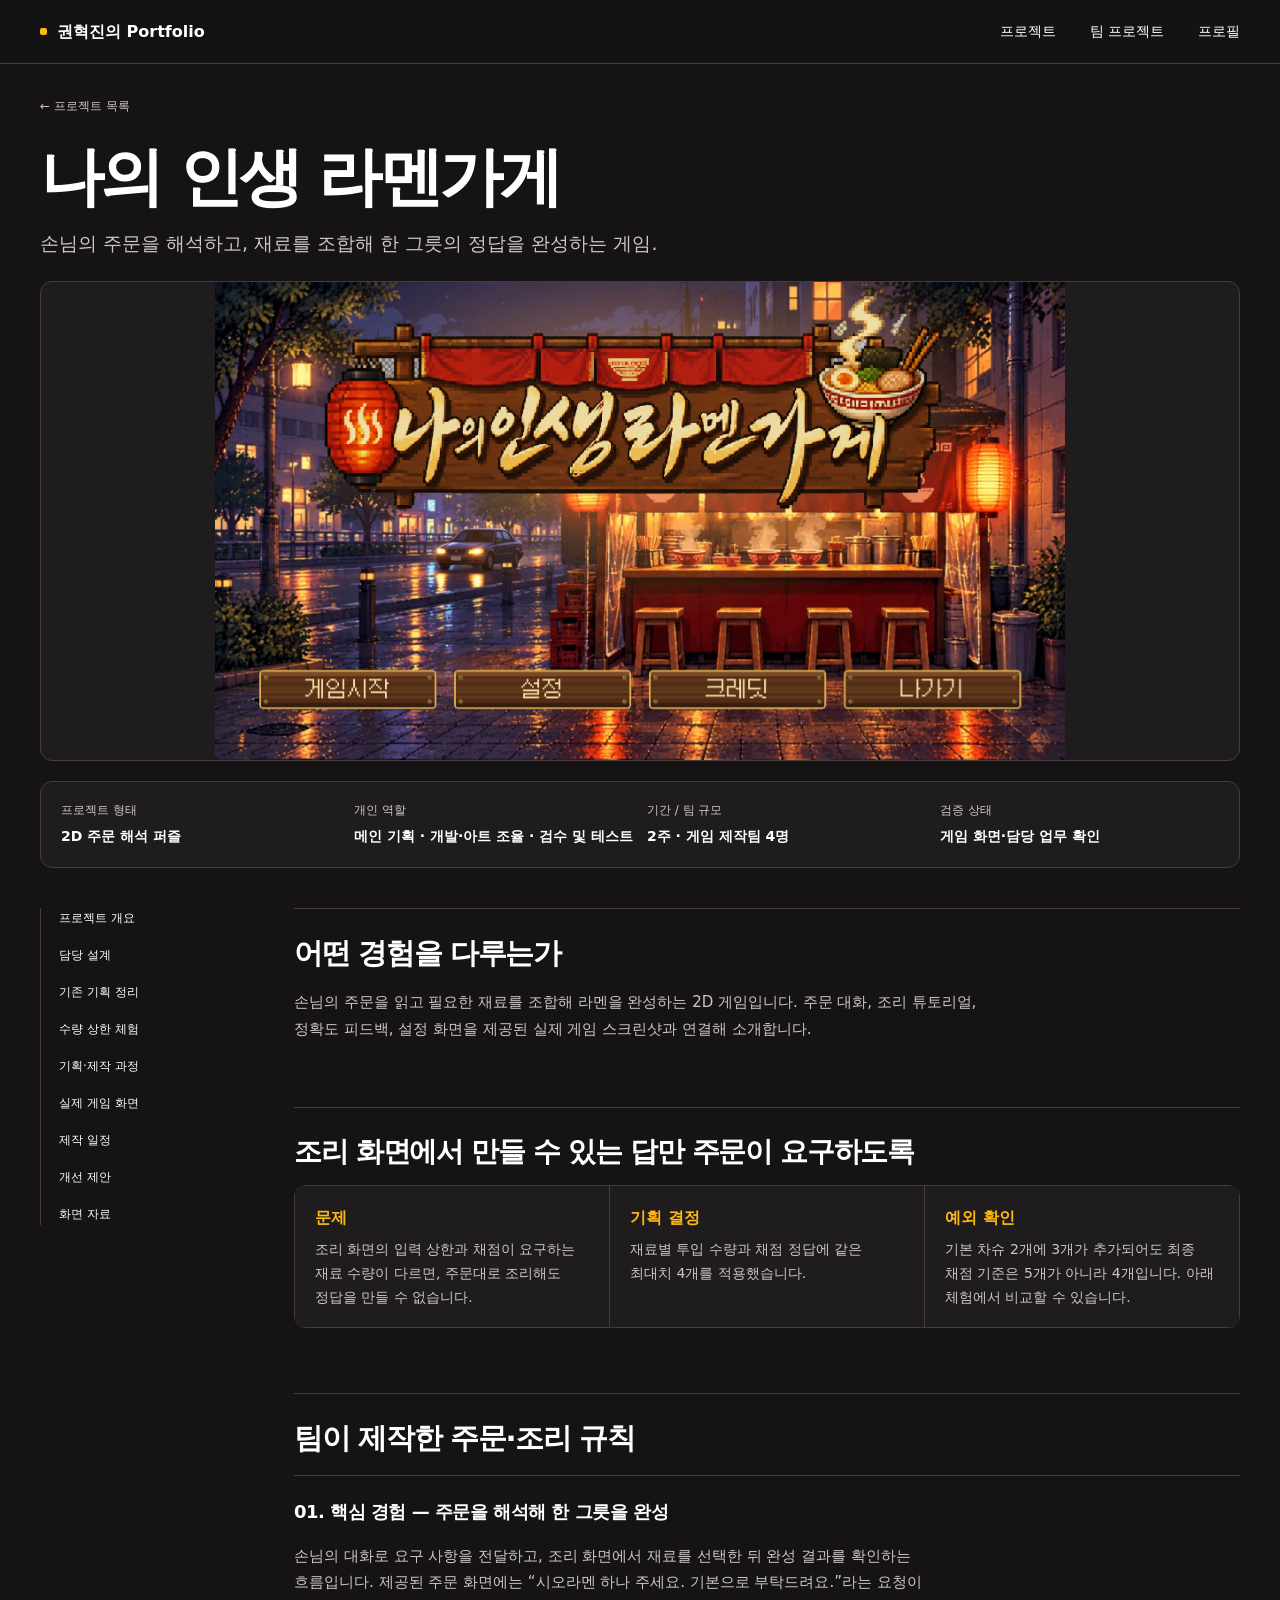
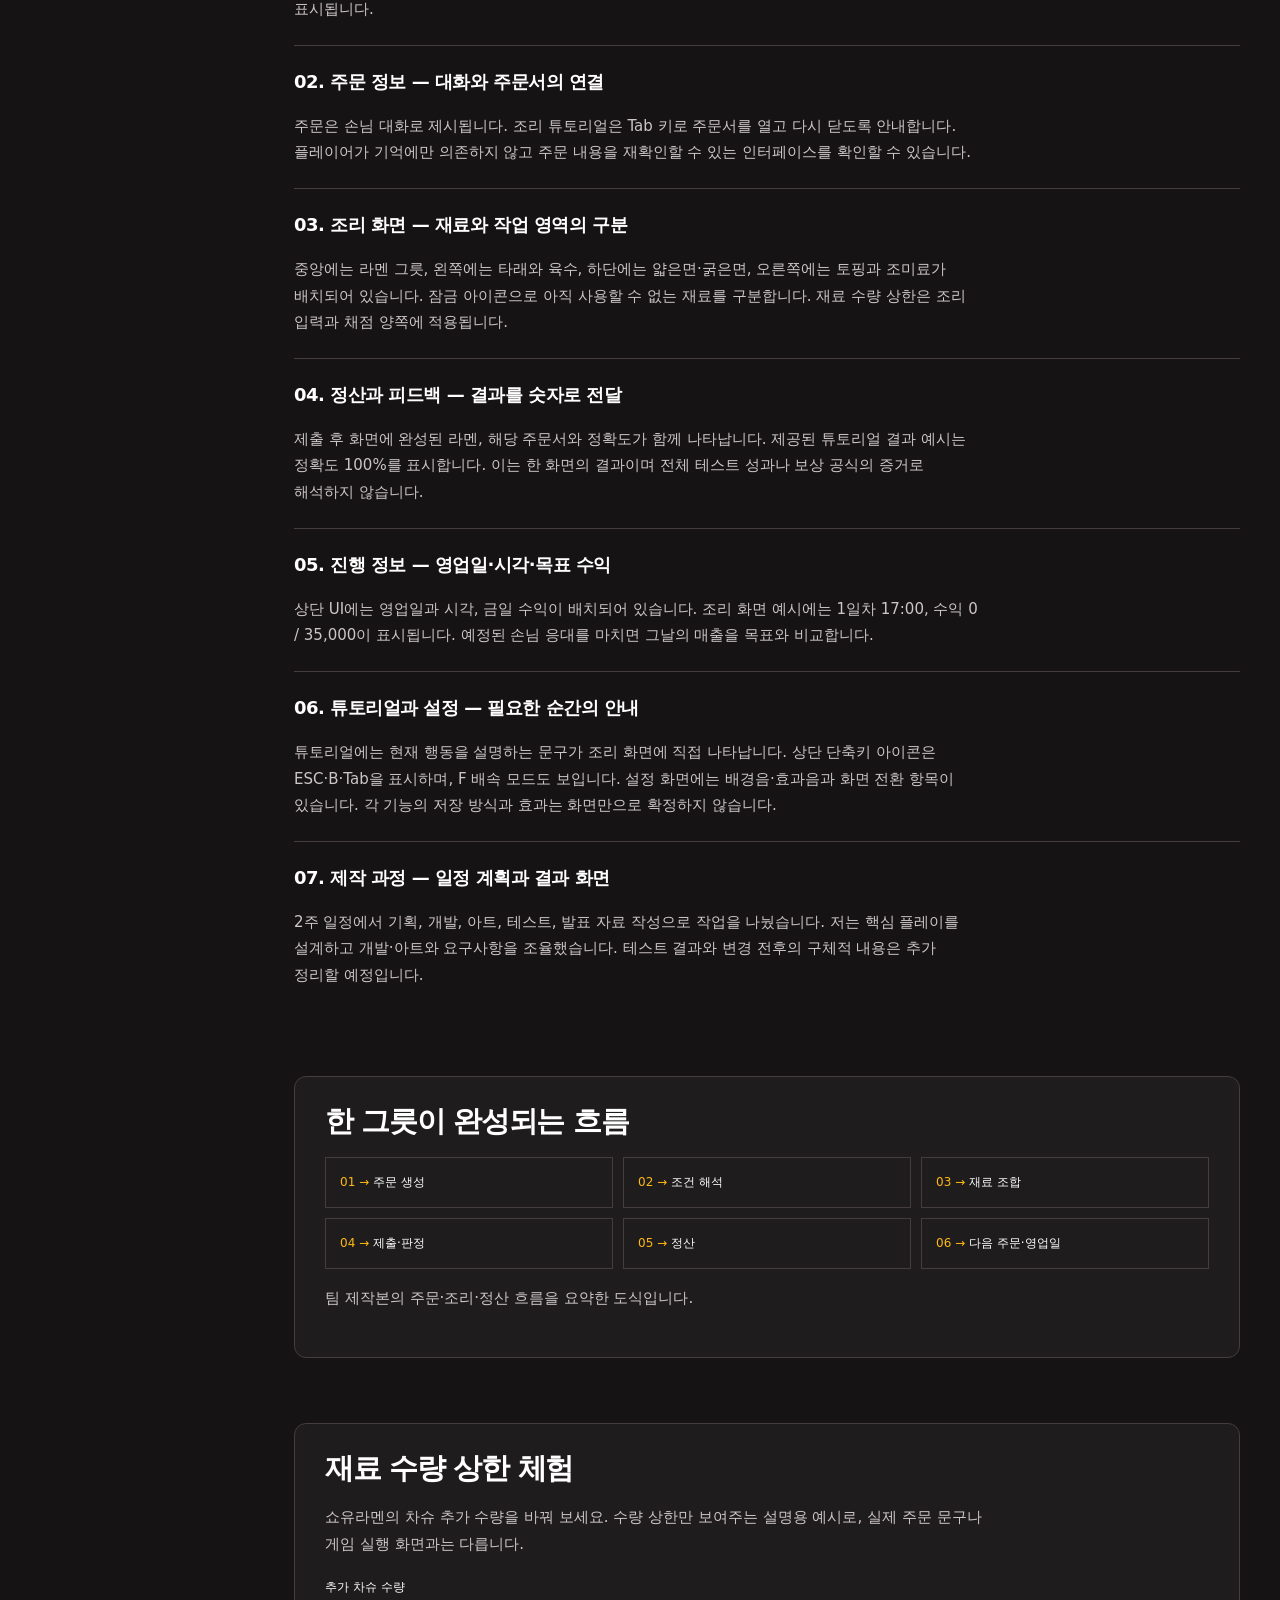
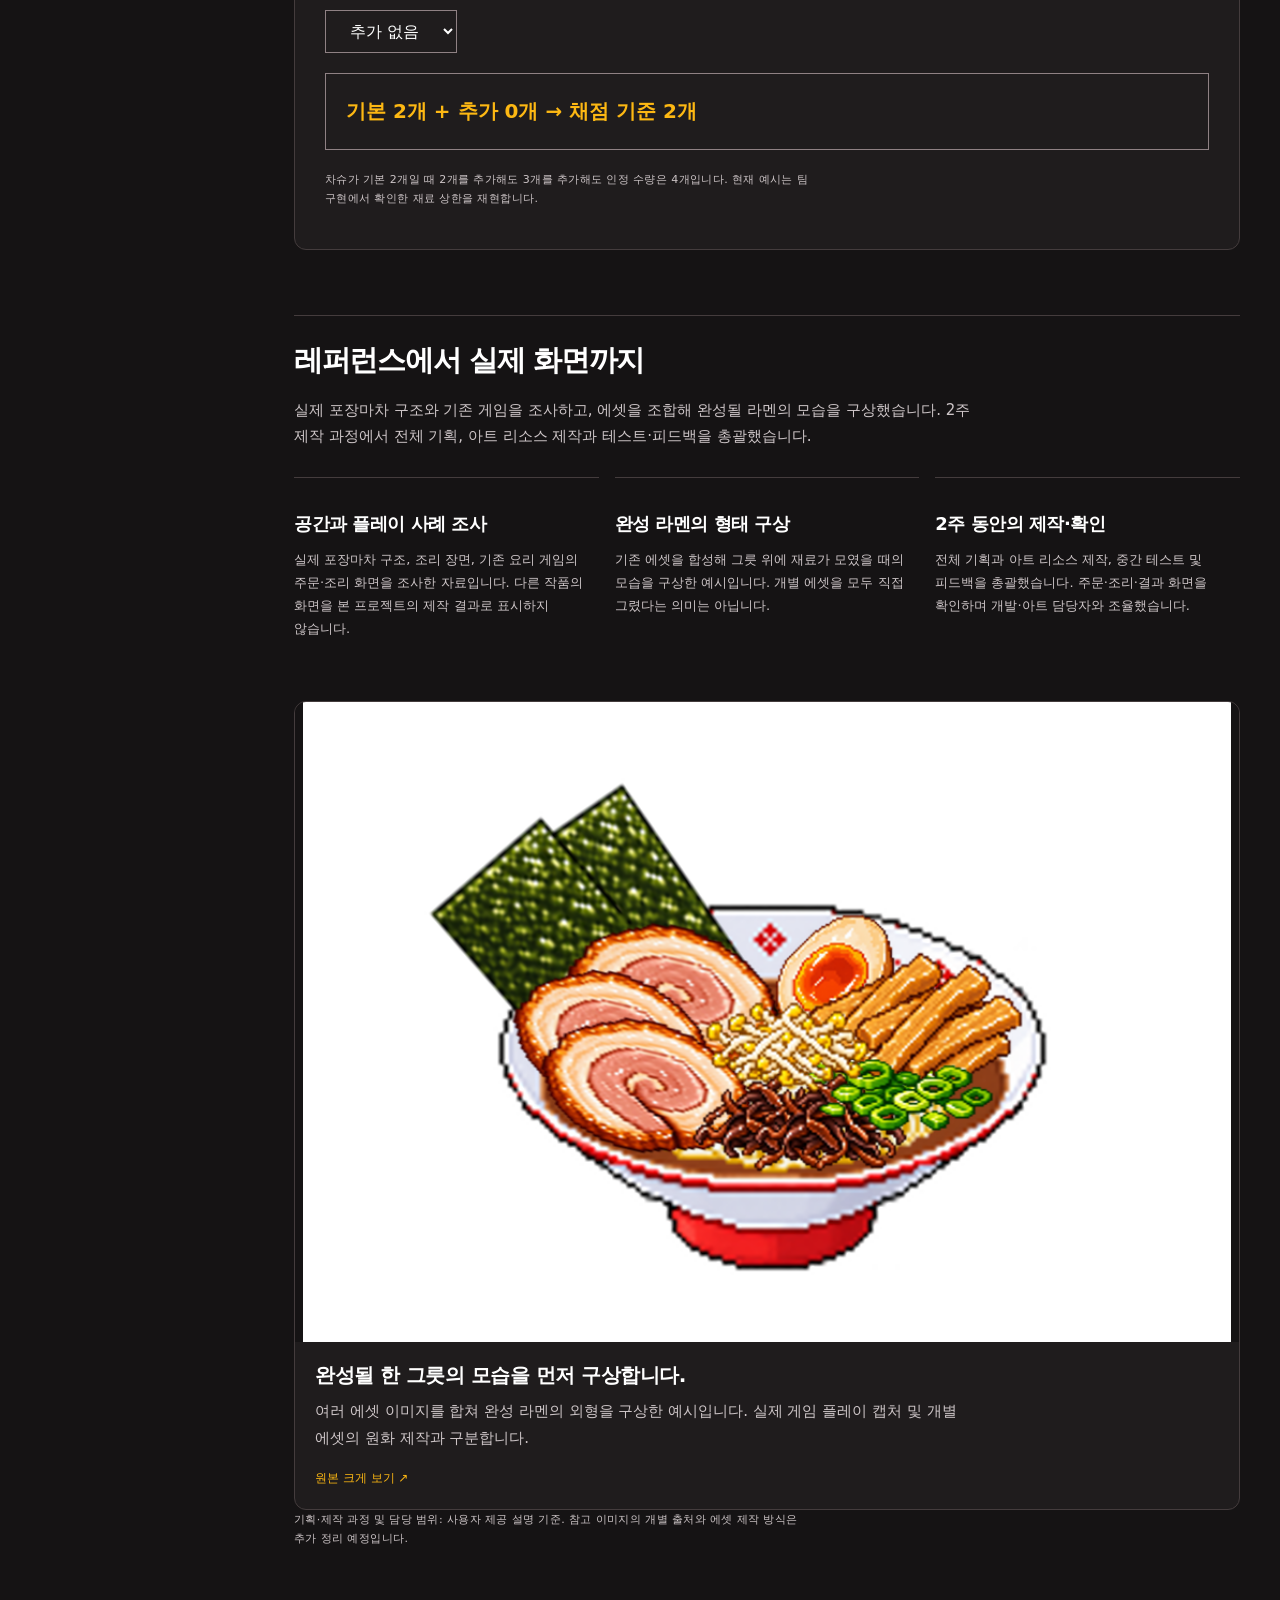
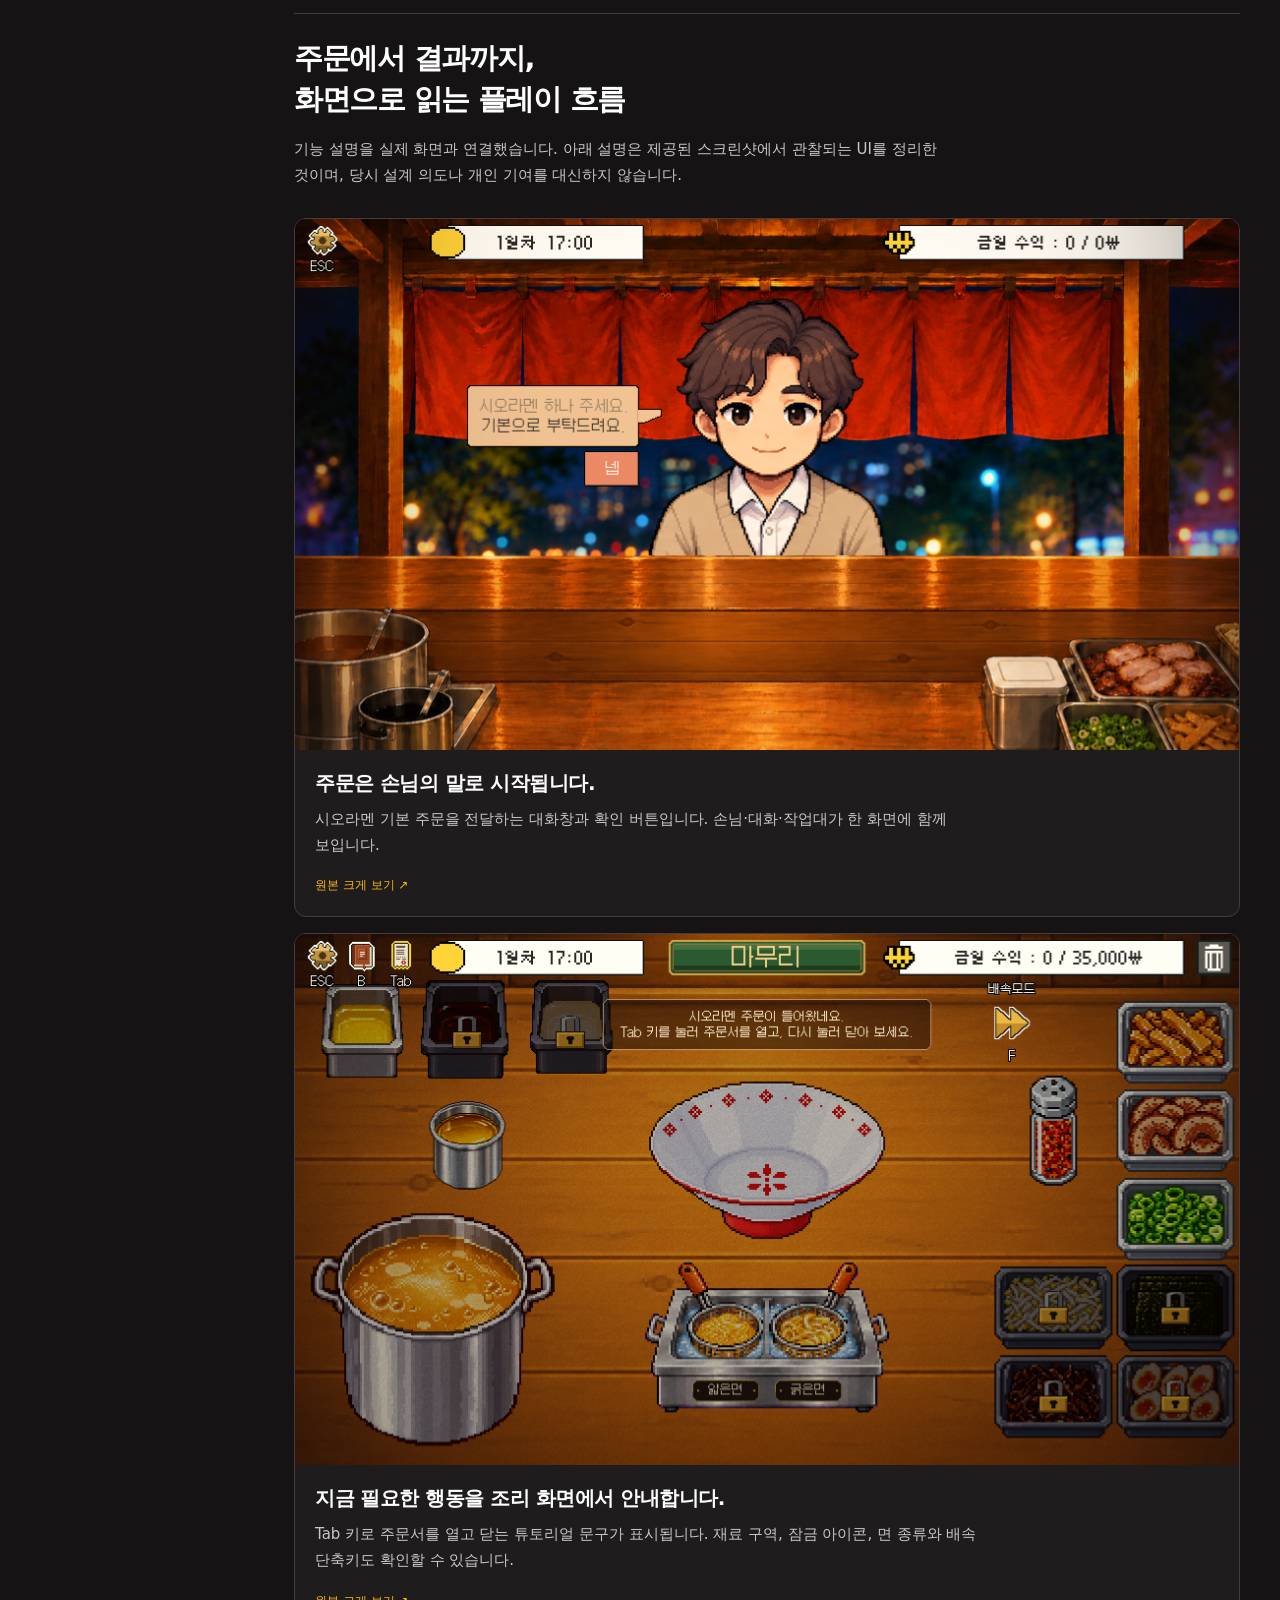
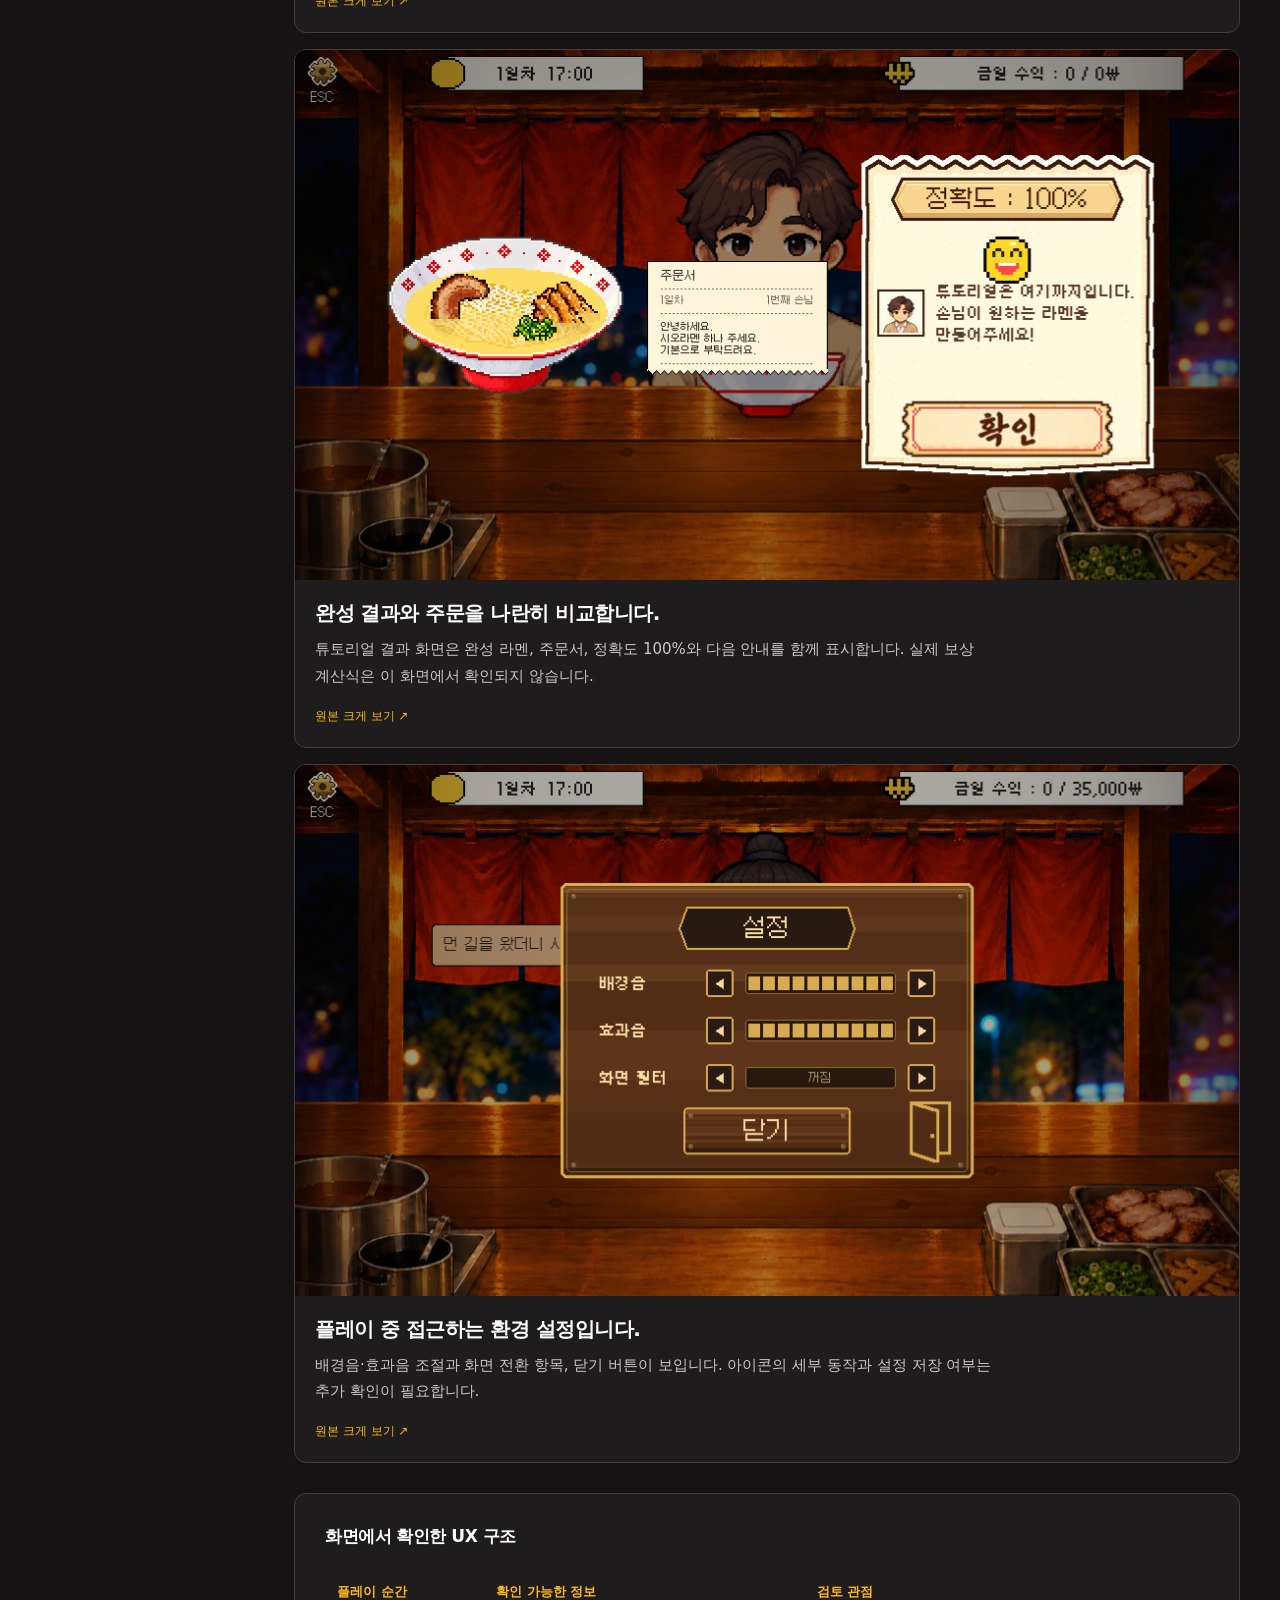
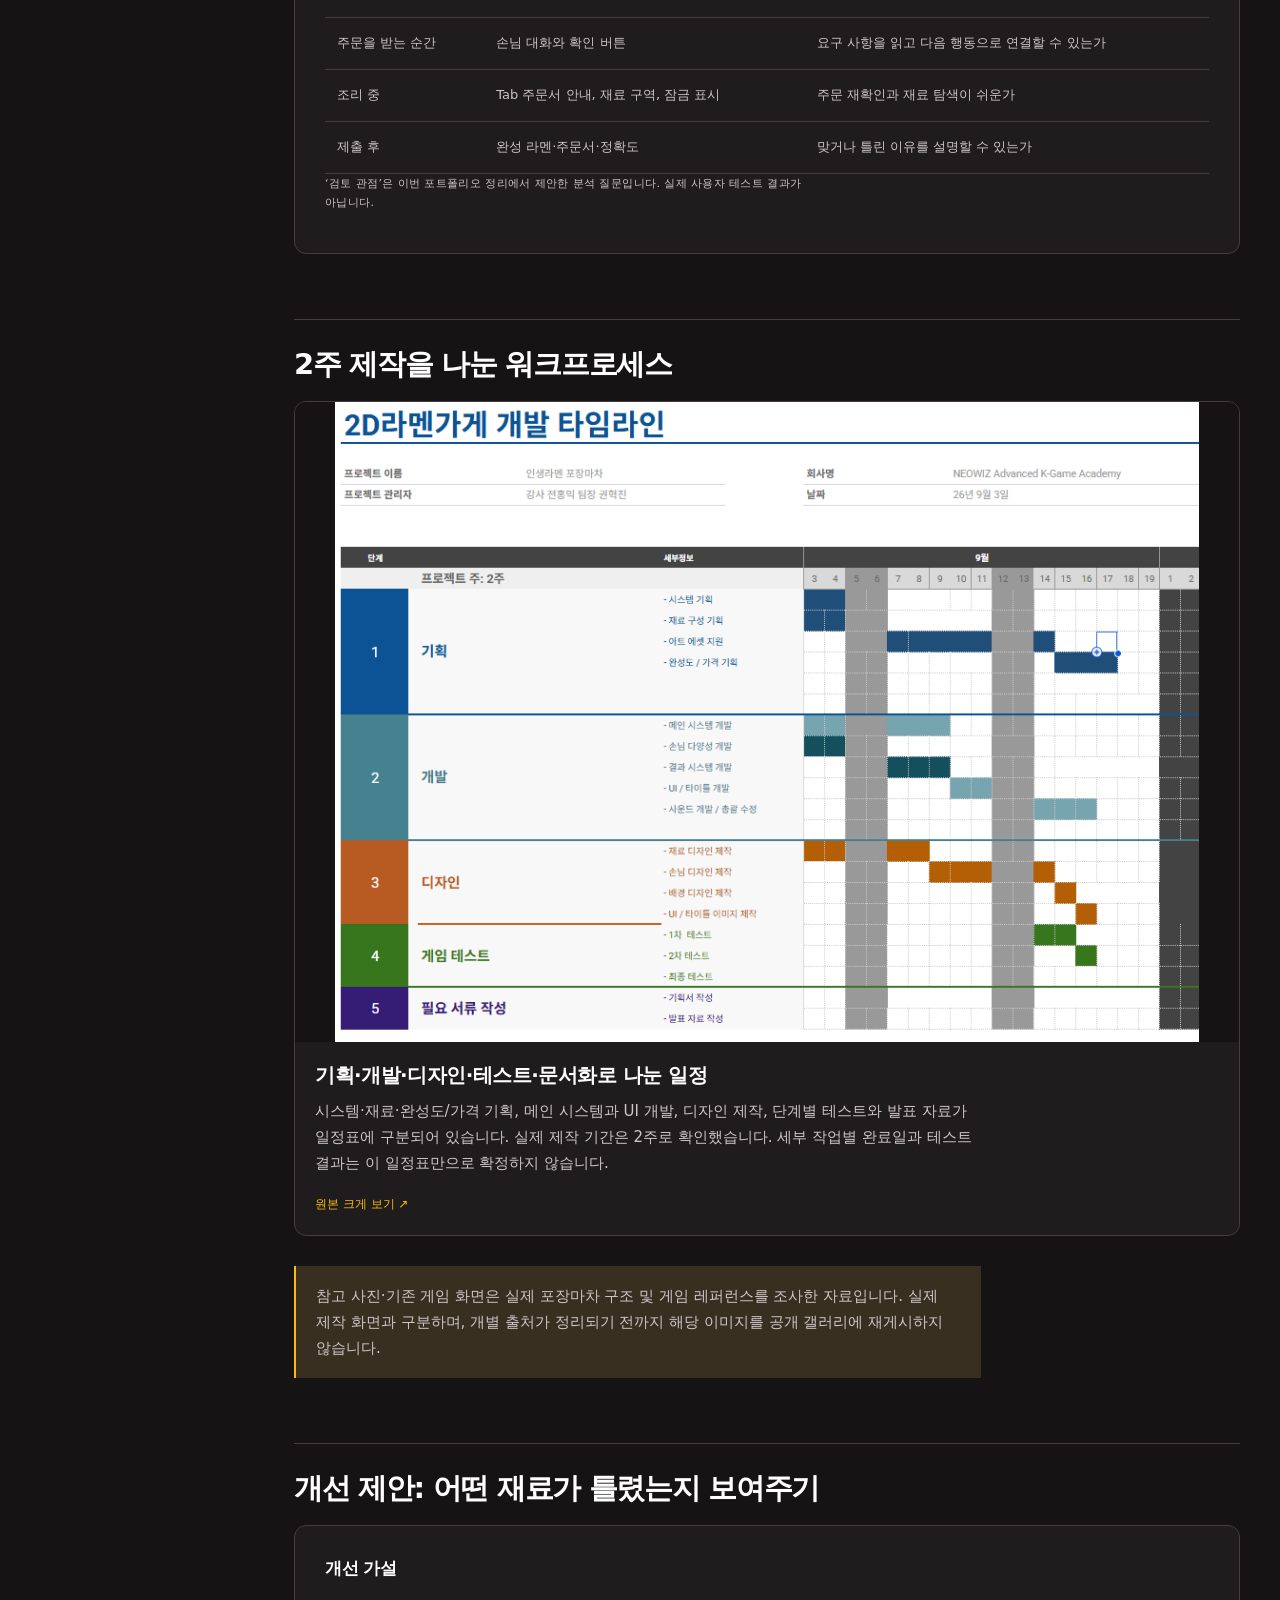
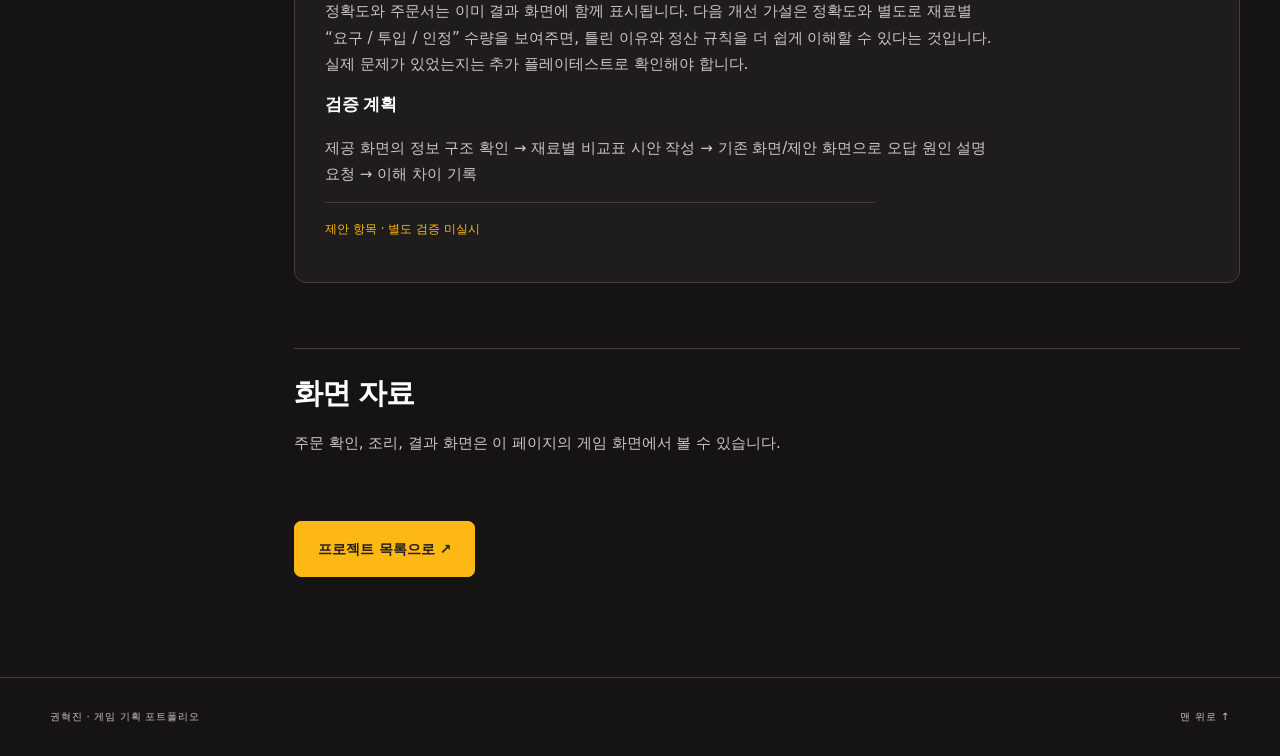
<file: ramen.html>
<!doctype html><html lang="ko"><head><meta charset="utf-8"><meta name="viewport" content="width=device-width,initial-scale=1"><meta name="description" content="게임 기획자 포트폴리오. 시스템 설계, 플레이 규칙, UX와 검증 과정을 소개합니다."><meta name="color-scheme" content="dark"><title>나의 인생 라멘가게 | 게임 기획 포트폴리오</title><link rel="icon" href="assets/favicon.svg?v=yellow-1" type="image/svg+xml"><link rel="stylesheet" href="assets/style.css?v=neople-dark-1"><script defer src="assets/site-config.js"></script><script defer src="assets/app.js?v=2"></script><link rel="stylesheet" href="assets/editorial.css?v=1"><link rel="stylesheet" href="assets/hover.css?v=1"></head><body class="case-page"><a class="skip" href="#main">본문으로 이동</a><header><a class="case-brand" href="/game-design-portfolio/#" aria-label="권혁진의 Portfolio 메인으로 이동">권혁진의 Portfolio</a><nav aria-label="주 메뉴"><a href="index.html#projects">프로젝트</a><a href="index.html#team-projects">팀 프로젝트</a><a href="index.html#profile">프로필</a></nav></header><main id="main"><section class="wrap detail-hero"><a class="back" href="index.html#ramen">← 프로젝트 목록</a><h1>나의 인생 라멘가게</h1><p class="lead">손님의 주문을 해석하고, 재료를 조합해 한 그릇의 정답을 완성하는 게임.</p><div class="art project-image"><img src="assets/ramen.png" alt="나의 인생 라멘가게 타이틀 화면" width="1920" height="1080" decoding="async"></div><dl class="facts"><div><dt>프로젝트 형태</dt><dd>2D 주문 해석 퍼즐</dd></div><div><dt>개인 역할</dt><dd>메인 기획 · 개발·아트 조율 · 검수 및 테스트</dd></div><div><dt>기간 / 팀 규모</dt><dd>2주 · 게임 제작팀 4명</dd></div><div><dt>검증 상태</dt><dd>게임 화면·담당 업무 확인</dd></div></dl></section><div class="wrap detail-layout"><aside><a href="#overview">프로젝트 개요</a><a href="#contribution">담당 설계</a><a href="#design">기존 기획 정리</a><a href="#topping-demo">수량 상한 체험</a><a href="#process">기획·제작 과정</a><a href="#screens">실제 게임 화면</a><a href="#production">제작 일정</a><a href="#improve">개선 제안</a><a href="#evidence">화면 자료</a></aside><div class="detail-content"><section id="overview"><h2>어떤 경험을 다루는가</h2><p>손님의 주문을 읽고 필요한 재료를 조합해 라멘을 완성하는 2D 게임입니다. 주문 대화, 조리 튜토리얼, 정확도 피드백, 설정 화면을 제공된 실제 게임 스크린샷과 연결해 소개합니다.</p></section><section id="contribution"><section class="decision-section"><h2>조리 화면에서 만들 수 있는 답만 주문이 요구하도록</h2><dl class="decision-grid"><div><dt>문제</dt><dd>조리 화면의 입력 상한과 채점이 요구하는 재료 수량이 다르면, 주문대로 조리해도 정답을 만들 수 없습니다.</dd></div><div><dt>기획 결정</dt><dd>재료별 투입 수량과 채점 정답에 같은 최대치 4개를 적용했습니다.</dd></div><div><dt>예외 확인</dt><dd>기본 차슈 2개에 3개가 추가되어도 최종 채점 기준은 5개가 아니라 4개입니다. 아래 체험에서 비교할 수 있습니다.</dd></div></dl></section></section><section id="design"><h2>팀이 제작한 주문·조리 규칙</h2><article class="design-item"><h3>01. 핵심 경험 — 주문을 해석해 한 그릇을 완성</h3><p>손님의 대화로 요구 사항을 전달하고, 조리 화면에서 재료를 선택한 뒤 완성 결과를 확인하는 흐름입니다. 제공된 주문 화면에는 “시오라멘 하나 주세요. 기본으로 부탁드려요.”라는 요청이 표시됩니다.</p></article><article class="design-item"><h3>02. 주문 정보 — 대화와 주문서의 연결</h3><p>주문은 손님 대화로 제시됩니다. 조리 튜토리얼은 Tab 키로 주문서를 열고 다시 닫도록 안내합니다. 플레이어가 기억에만 의존하지 않고 주문 내용을 재확인할 수 있는 인터페이스를 확인할 수 있습니다.</p></article><article class="design-item"><h3>03. 조리 화면 — 재료와 작업 영역의 구분</h3><p>중앙에는 라멘 그릇, 왼쪽에는 타래와 육수, 하단에는 얇은면·굵은면, 오른쪽에는 토핑과 조미료가 배치되어 있습니다. 잠금 아이콘으로 아직 사용할 수 없는 재료를 구분합니다. 재료 수량 상한은 조리 입력과 채점 양쪽에 적용됩니다.</p></article><article class="design-item"><h3>04. 정산과 피드백 — 결과를 숫자로 전달</h3><p>제출 후 화면에 완성된 라멘, 해당 주문서와 정확도가 함께 나타납니다. 제공된 튜토리얼 결과 예시는 정확도 100%를 표시합니다. 이는 한 화면의 결과이며 전체 테스트 성과나 보상 공식의 증거로 해석하지 않습니다.</p></article><article class="design-item"><h3>05. 진행 정보 — 영업일·시각·목표 수익</h3><p>상단 UI에는 영업일과 시각, 금일 수익이 배치되어 있습니다. 조리 화면 예시에는 1일차 17:00, 수익 0 / 35,000이 표시됩니다. 예정된 손님 응대를 마치면 그날의 매출을 목표와 비교합니다.</p></article><article class="design-item"><h3>06. 튜토리얼과 설정 — 필요한 순간의 안내</h3><p>튜토리얼에는 현재 행동을 설명하는 문구가 조리 화면에 직접 나타납니다. 상단 단축키 아이콘은 ESC·B·Tab을 표시하며, F 배속 모드도 보입니다. 설정 화면에는 배경음·효과음과 화면 전환 항목이 있습니다. 각 기능의 저장 방식과 효과는 화면만으로 확정하지 않습니다.</p></article><article class="design-item"><h3>07. 제작 과정 — 일정 계획과 결과 화면</h3><p>2주 일정에서 기획, 개발, 아트, 테스트, 발표 자료 작성으로 작업을 나눴습니다. 저는 핵심 플레이를 설계하고 개발·아트와 요구사항을 조율했습니다. 테스트 결과와 변경 전후의 구체적 내용은 추가 정리할 예정입니다.</p></article></section><section class="panel"><h2>한 그릇이 완성되는 흐름</h2><ol class="flow"><li>주문 생성</li><li>조건 해석</li><li>재료 조합</li><li>제출·판정</li><li>정산</li><li>다음 주문·영업일</li></ol><p class="muted">팀 제작본의 주문·조리·정산 흐름을 요약한 도식입니다.</p></section><section class="panel demo" id="topping-demo"><h2>재료 수량 상한 체험</h2><p>쇼유라멘의 차슈 추가 수량을 바꿔 보세요. 수량 상한만 보여주는 설명용 예시로, 실제 주문 문구나 게임 실행 화면과는 다릅니다.</p><label for="order">추가 차슈 수량</label><select id="order"><option value="0">추가 없음</option><option value="1">1개 추가</option><option value="2">2개 추가</option><option value="3">3개 추가</option></select><div class="demo-result" aria-live="polite" id="order-result">기본 2개 + 추가 0개 → 채점 기준 2개</div><p class="small">차슈가 기본 2개일 때 2개를 추가해도 3개를 추가해도 인정 수량은 4개입니다. 현재 예시는 팀 구현에서 확인한 재료 상한을 재현합니다.</p></section><section id="process"><h2>레퍼런스에서 실제 화면까지</h2><p>실제 포장마차 구조와 기존 게임을 조사하고, 에셋을 조합해 완성될 라멘의 모습을 구상했습니다. 2주 제작 과정에서 전체 기획, 아트 리소스 제작과 테스트·피드백을 총괄했습니다.</p><div class="process-grid"><article><h3>공간과 플레이 사례 조사</h3><p>실제 포장마차 구조, 조리 장면, 기존 요리 게임의 주문·조리 화면을 조사한 자료입니다. 다른 작품의 화면을 본 프로젝트의 제작 결과로 표시하지 않습니다.</p></article><article><h3>완성 라멘의 형태 구상</h3><p>기존 에셋을 합성해 그릇 위에 재료가 모였을 때의 모습을 구상한 예시입니다. 개별 에셋을 모두 직접 그렸다는 의미는 아닙니다.</p></article><article><h3>2주 동안의 제작·확인</h3><p>전체 기획과 아트 리소스 제작, 중간 테스트 및 피드백을 총괄했습니다. 주문·조리·결과 화면을 확인하며 개발·아트 담당자와 조율했습니다.</p></article></div><figure class="evidence-card"><a class="evidence-image" href="assets/ramen-composition.png" target="_blank" rel="noopener noreferrer" aria-label="완성될 한 그릇의 모습을 먼저 구상합니다. 원본 크게 보기"><img src="assets/ramen-composition.png" alt="완성될 한 그릇의 모습을 먼저 구상합니다." loading="lazy" width="1920" height="1080"></a><figcaption><h3>완성될 한 그릇의 모습을 먼저 구상합니다.</h3><p>여러 에셋 이미지를 합쳐 완성 라멘의 외형을 구상한 예시입니다. 실제 게임 플레이 캡처 및 개별 에셋의 원화 제작과 구분합니다.</p><a class="image-open" href="assets/ramen-composition.png" target="_blank" rel="noopener noreferrer">원본 크게 보기 ↗</a></figcaption></figure><p class="small">기획·제작 과정 및 담당 범위: 사용자 제공 설명 기준. 참고 이미지의 개별 출처와 에셋 제작 방식은 추가 정리 예정입니다.</p></section><section id="screens"><h2>주문에서 결과까지,<br>화면으로 읽는 플레이 흐름</h2><p>기능 설명을 실제 화면과 연결했습니다. 아래 설명은 제공된 스크린샷에서 관찰되는 UI를 정리한 것이며, 당시 설계 의도나 개인 기여를 대신하지 않습니다.</p><div class="evidence-gallery"><figure class="evidence-card"><a class="evidence-image" href="assets/ramen-order.png" target="_blank" rel="noopener noreferrer" aria-label="주문은 손님의 말로 시작됩니다. 원본 크게 보기"><img src="assets/ramen-order.png" alt="주문은 손님의 말로 시작됩니다." loading="lazy" width="1920" height="1080"></a><figcaption><h3>주문은 손님의 말로 시작됩니다.</h3><p>시오라멘 기본 주문을 전달하는 대화창과 확인 버튼입니다. 손님·대화·작업대가 한 화면에 함께 보입니다.</p><a class="image-open" href="assets/ramen-order.png" target="_blank" rel="noopener noreferrer">원본 크게 보기 ↗</a></figcaption></figure><figure class="evidence-card"><a class="evidence-image" href="assets/ramen-kitchen.png" target="_blank" rel="noopener noreferrer" aria-label="지금 필요한 행동을 조리 화면에서 안내합니다. 원본 크게 보기"><img src="assets/ramen-kitchen.png" alt="지금 필요한 행동을 조리 화면에서 안내합니다." loading="lazy" width="1920" height="1080"></a><figcaption><h3>지금 필요한 행동을 조리 화면에서 안내합니다.</h3><p>Tab 키로 주문서를 열고 닫는 튜토리얼 문구가 표시됩니다. 재료 구역, 잠금 아이콘, 면 종류와 배속 단축키도 확인할 수 있습니다.</p><a class="image-open" href="assets/ramen-kitchen.png" target="_blank" rel="noopener noreferrer">원본 크게 보기 ↗</a></figcaption></figure><figure class="evidence-card"><a class="evidence-image" href="assets/ramen-result.png" target="_blank" rel="noopener noreferrer" aria-label="완성 결과와 주문을 나란히 비교합니다. 원본 크게 보기"><img src="assets/ramen-result.png" alt="완성 결과와 주문을 나란히 비교합니다." loading="lazy" width="1920" height="1080"></a><figcaption><h3>완성 결과와 주문을 나란히 비교합니다.</h3><p>튜토리얼 결과 화면은 완성 라멘, 주문서, 정확도 100%와 다음 안내를 함께 표시합니다. 실제 보상 계산식은 이 화면에서 확인되지 않습니다.</p><a class="image-open" href="assets/ramen-result.png" target="_blank" rel="noopener noreferrer">원본 크게 보기 ↗</a></figcaption></figure><figure class="evidence-card"><a class="evidence-image" href="assets/ramen-settings.png" target="_blank" rel="noopener noreferrer" aria-label="플레이 중 접근하는 환경 설정입니다. 원본 크게 보기"><img src="assets/ramen-settings.png" alt="플레이 중 접근하는 환경 설정입니다." loading="lazy" width="1920" height="1080"></a><figcaption><h3>플레이 중 접근하는 환경 설정입니다.</h3><p>배경음·효과음 조절과 화면 전환 항목, 닫기 버튼이 보입니다. 아이콘의 세부 동작과 설정 저장 여부는 추가 확인이 필요합니다.</p><a class="image-open" href="assets/ramen-settings.png" target="_blank" rel="noopener noreferrer">원본 크게 보기 ↗</a></figcaption></figure></div><div class="panel"><h3>화면에서 확인한 UX 구조</h3><div class="table-scroll"><table class="ux-table"><thead><tr><th>플레이 순간</th><th>확인 가능한 정보</th><th>검토 관점</th></tr></thead><tbody><tr><td>주문을 받는 순간</td><td>손님 대화와 확인 버튼</td><td>요구 사항을 읽고 다음 행동으로 연결할 수 있는가</td></tr><tr><td>조리 중</td><td>Tab 주문서 안내, 재료 구역, 잠금 표시</td><td>주문 재확인과 재료 탐색이 쉬운가</td></tr><tr><td>제출 후</td><td>완성 라멘·주문서·정확도</td><td>맞거나 틀린 이유를 설명할 수 있는가</td></tr></tbody></table></div><p class="small">‘검토 관점’은 이번 포트폴리오 정리에서 제안한 분석 질문입니다. 실제 사용자 테스트 결과가 아닙니다.</p></div></section><section id="production"><h2>2주 제작을 나눈 워크프로세스</h2><figure class="evidence-card"><a class="evidence-image" href="assets/ramen-timeline.png" target="_blank" rel="noopener noreferrer" aria-label="기획·개발·디자인·테스트·문서화로 나눈 일정 원본 크게 보기"><img src="assets/ramen-timeline.png" alt="기획·개발·디자인·테스트·문서화로 나눈 일정" loading="lazy" width="1920" height="1080"></a><figcaption><h3>기획·개발·디자인·테스트·문서화로 나눈 일정</h3><p>시스템·재료·완성도/가격 기획, 메인 시스템과 UI 개발, 디자인 제작, 단계별 테스트와 발표 자료가 일정표에 구분되어 있습니다. 실제 제작 기간은 2주로 확인했습니다. 세부 작업별 완료일과 테스트 결과는 이 일정표만으로 확정하지 않습니다.</p><a class="image-open" href="assets/ramen-timeline.png" target="_blank" rel="noopener noreferrer">원본 크게 보기 ↗</a></figcaption></figure><p class="note">참고 사진·기존 게임 화면은 실제 포장마차 구조 및 게임 레퍼런스를 조사한 자료입니다. 실제 제작 화면과 구분하며, 개별 출처가 정리되기 전까지 해당 이미지를 공개 갤러리에 재게시하지 않습니다.</p></section><section id="improve"><h2>개선 제안: 어떤 재료가 틀렸는지 보여주기</h2><div class="panel"><h3>개선 가설</h3><p>정확도와 주문서는 이미 결과 화면에 함께 표시됩니다. 다음 개선 가설은 정확도와 별도로 재료별 “요구 / 투입 / 인정” 수량을 보여주면, 틀린 이유와 정산 규칙을 더 쉽게 이해할 수 있다는 것입니다. 실제 문제가 있었는지는 추가 플레이테스트로 확인해야 합니다.</p><h3>검증 계획</h3><p>제공 화면의 정보 구조 확인 → 재료별 비교표 시안 작성 → 기존 화면/제안 화면으로 오답 원인 설명 요청 → 이해 차이 기록</p><p class="status">제안 항목 · 별도 검증 미실시</p></div></section><section id="evidence"><h2>화면 자료</h2><p>주문 확인, 조리, 결과 화면은 이 페이지의 <a href="#screens">게임 화면</a>에서 볼 수 있습니다.</p></section><a class="button" href="index.html#ramen">프로젝트 목록으로 ↗</a></div></div></main><footer><a href="index.html">권혁진 · 게임 기획 포트폴리오</a><a href="#main">맨 위로 ↑</a></footer></body></html>
</file>
<file: assets/reader-home.css>
/* Portfolio overview */
:root{--base:#231f20;--panel:#302b2c;--edge:#ffffff28;--text:#f4edde;--muted:#d5cbbb;--accent:#fdb813;--bar:60px;color-scheme:dark;font-family:Pretendard,"Malgun Gothic",system-ui,sans-serif;color:var(--text);background:var(--base);scroll-padding-top:calc(var(--bar) + 16px)}
*{box-sizing:border-box}body{margin:0;line-height:1.65;word-break:keep-all;overflow-wrap:anywhere;background:var(--base)}a{color:inherit;text-decoration:none}button,select{font:inherit}button{cursor:pointer}a:focus-visible,button:focus-visible,select:focus-visible,summary:focus-visible{outline:3px solid #c58b11;outline-offset:3px}[hidden]{display:none!important}.skip{position:fixed;left:1rem;top:-8rem;z-index:20;background:white;color:#111;padding:.65rem}.skip:focus{top:.6rem}
.wrap{max-width:1168px;margin:auto;padding-inline:24px}.topbar{position:sticky;top:0;z-index:6;background:#231f20f5;border-bottom:1px solid #ffffff15;backdrop-filter:blur(10px)}.topbar .wrap,footer .wrap{display:flex;align-items:center;justify-content:space-between;gap:16px}.topbar .wrap{height:var(--bar)}.brand{font-weight:750;white-space:nowrap}.topbar nav a{color:var(--muted)}.topbar nav{display:flex;gap:20px;align-items:center;font-size:.9rem}.topbar nav a.active,.topbar nav a:hover{color:var(--accent)}
.screen{min-height:calc(100svh - var(--bar));display:flex;flex-direction:column;justify-content:center;padding-block:38px 44px}.hero{display:grid;grid-template-columns:minmax(0,1fr) 210px;gap:56px;align-items:center}.intro h1{font-size:clamp(40px,4.1vw,56px);line-height:1.15;margin:0;letter-spacing:-.045em}.intro h1 span{display:block;font-size:23px;font-weight:550;letter-spacing:-.02em;color:var(--accent);margin-top:8px}.statement{max-width:730px;font-size:18px;line-height:1.8;color:#e9dfce}.stats{display:flex;flex-wrap:wrap;gap:8px;list-style:none;padding:0}.stats li,.skills>div{border:1px solid var(--edge);border-radius:10px;background:var(--panel)}.stats li{padding:6px 16px;color:var(--muted);font-size:13px}.stats b{display:block;font-size:18px;color:var(--text)}.ctas{display:flex;gap:12px;flex-wrap:wrap;margin-top:19px}.ctas a{display:grid;grid-template-columns:1fr auto;align-items:center;gap:0 24px;border-radius:12px;background:var(--accent);color:#231f20;padding:10px 18px;line-height:1.45}.ctas b{font-size:19px}.ctas span{grid-row:2;font-size:14px}.ctas i{grid-column:2;grid-row:1/3;font-size:22px;font-style:normal}.portrait{display:grid;gap:7px;text-align:center}.portrait img{width:100%;height:auto;aspect-ratio:3/4;object-fit:cover;border-radius:16px;border:1px solid var(--edge);margin-bottom:6px}.after a,.after button,.reader button{background:#ffffff09;border:1px solid var(--edge);border-radius:32px;padding:4px 12px;color:var(--text);font-size:13px}.skills,.trio{display:grid;grid-template-columns:repeat(3,minmax(0,1fr));gap:14px}.skills{margin-top:28px}.skills>div{padding:16px 18px}.skills p{margin:4px 0 0;color:var(--muted);font-size:14px}.down{align-self:center;color:var(--muted);margin-top:26px;font-size:14px}
.projects h2{font-size:16px;color:var(--accent);margin:20px 0 10px}.projects h2:first-child{margin-top:0}.projects h2 span{color:var(--muted);font-size:13px;font-weight:400;margin-left:8px}.pair{display:grid;grid-template-columns:repeat(2,minmax(0,1fr));gap:20px}.card{display:grid;background:var(--panel);border:1px solid var(--edge);border-radius:14px;overflow:hidden;transition:transform .2s,border-color .2s}.card:hover,.card[aria-expanded=true]{transform:translateY(-2px);border-color:var(--accent)}.art{display:block;overflow:hidden;background:#211e1c}.art img,.scene,.deck img{display:block;width:100%;height:auto}.feature .art{aspect-ratio:16/9}.art img{width:100%;height:100%;object-fit:cover}.art-breaker img{object-fit:contain}.art-bounty-hunter{background:#292526}.art-bounty-hunter img{object-fit:contain}.cardtext{display:flex;flex-direction:column;align-items:flex-start;padding:16px 20px;gap:4px;color:var(--muted);font-size:15px}.cardtext strong{font-size:23px;color:var(--text);line-height:1.35}.cardtext small,.paper small{color:var(--accent);font-weight:650}.contribution{border-top:1px solid var(--edge);margin-top:4px;padding-top:7px;width:100%}.action{margin-top:auto;padding:4px 14px;background:var(--accent);border-radius:20px;color:#231f20;font-size:13px}.feature .action{margin-top:10px}.compact{grid-template-columns:34% 1fr}.compact .art{min-height:95px}.compact .cardtext{padding:11px 13px;font-size:13px}.compact strong{font-size:17px}.compact .action{padding:0;background:none;color:var(--accent)}.secondary{margin-top:17px}.secondary .compact{grid-template-columns:140px 1fr}.secondary .art{height:105px}.schematic,.schematic svg{display:block;width:100%;height:100%}.schematic{background:#302b2c;color:#fdb813}.schematic svg{fill:none;stroke:currentColor;stroke-width:3}
.fold{margin:18px 0 48px}.reading{display:grid;grid-template-columns:minmax(0,1fr) 220px;gap:35px;align-items:start}.paper{background:#f3ecdf;color:#231f20;color-scheme:light;border-radius:13px;padding:clamp(22px,4vw,54px);outline:none;font-size:16px;line-height:1.85}.paper small,.paper i,.reader i{color:#785300}.paper h2{font-size:clamp(27px,3vw,40px);line-height:1.25;margin:8px 0 16px;letter-spacing:-.04em}.paper h3{font-size:21px;margin:0 0 12px;line-height:1.5}.paper i,.reader i{font-family:monospace;font-style:normal;font-size:.85em;margin-right:6px}.paper section,.paper details{border-top:1px solid #d3c8b6;margin-top:28px;padding-top:23px}.paper p{margin:0 0 12px}.scene{border-radius:8px}.reader{position:sticky;top:calc(var(--bar) + 28px);color:var(--muted);font-size:14px}.reader output{float:right;color:var(--accent)}.reader progress{appearance:none;width:100%;height:3px;display:block;margin:9px 0 12px;color:var(--accent);background:#554d46;border:0}.reader progress::-webkit-progress-bar{background:#554d46}.reader progress::-webkit-progress-value{background:var(--accent)}.reader progress::-moz-progress-bar{background:var(--accent)}.reader nav{display:grid;gap:6px;margin-bottom:16px}.reader a.active,.reader a.active i{color:var(--accent)}.reader i{color:#c1b6a4}.paper summary{cursor:pointer;font-weight:700}.resources,.after{display:flex;flex-wrap:wrap;gap:12px;margin-top:14px}.resources a{color:#765000;text-decoration:underline}.after{justify-content:space-between}.deckbar{display:flex;align-items:center;gap:6px;margin:0 0 10px}.deckbar button,.deckbar select{border:1px solid #bfad94;color:#302b2c;background:#f6efe2;border-radius:7px;padding:5px 9px;font-size:14px}.deckbar select{min-width:0;max-width:100%;flex:1}.deckbar button{flex:none}.deckbar button:disabled{opacity:.45;cursor:default}.deck img{aspect-ratio:16/9;object-fit:contain;border-radius:8px;background:#231f20}.deck a{display:block}footer{border-top:1px solid var(--edge);padding:34px 0 44px;background:#201d1b}footer h2{font-size:19px;margin:0 0 6px}footer a{color:var(--muted)}
@media(max-width:1000px){.screen{min-height:auto;padding-block:32px}.hero{gap:28px;grid-template-columns:minmax(0,1fr) 150px}.reading{grid-template-columns:1fr}.reader{position:static;grid-row:1}.reader nav{display:flex;flex-wrap:wrap;gap:8px 17px}.reader button{display:none}.trio{grid-template-columns:1fr 1fr}.skills{gap:8px}}
@media(max-width:680px){:root{--bar:82px}.wrap{padding-inline:16px}.topbar .wrap{flex-direction:column;align-items:flex-start;justify-content:center;gap:4px}.topbar nav{gap:15px;font-size:12px;width:100%;overflow-x:auto;white-space:nowrap}.hero{display:flex;flex-direction:column-reverse;align-items:stretch}.portrait{display:grid;grid-template-columns:85px 1fr;align-items:end;align-self:flex-start;gap:5px 12px}.portrait img{margin:0}.statement{font-size:16px}.skills,.pair,.trio{grid-template-columns:1fr}.stats li{padding:6px 10px}.ctas a{flex:1;gap:0 8px}.cardtext{font-size:14px}.compact,.secondary .compact{grid-template-columns:108px 1fr}.secondary .art{height:auto}.reading{gap:16px}.deckbar button{padding-inline:7px}.paper{padding:19px}.after{gap:8px}footer .wrap{align-items:flex-start}}
@media(prefers-reduced-motion:no-preference){.intro .statement{animation:clarify .7s ease-out both}.fold:not([hidden]) .reading{animation:appear .32s ease-out both}.reveal{transition:opacity .45s,translate .45s}.reveal.waiting{opacity:0;translate:0 12px}.reveal:focus-within{opacity:1;translate:none}@keyframes appear{from{opacity:.1;transform:translateY(10px)}}@keyframes clarify{from{opacity:.1;filter:blur(4px)}}}
@media print{.topbar,.ctas,.projects,.down,.reader,.after,.deckbar,footer{display:none}.screen{min-height:0}.fold[hidden],.deck [data-frame][hidden]{display:block!important}.reading{display:block}.paper{color:#111;padding:0}.paper section{break-inside:avoid}.skills>div{background:transparent;color:#111}body{background:#fff;color:#111}.wrap{padding:0}.intro{display:none}}
.topbar .wrap{max-width:1120px}.skills b,.goal b{color:var(--accent)}.goal{color:var(--muted);margin:20px 0 0}.background-info{display:grid;grid-template-columns:1fr 1fr;gap:14px;margin-top:16px;color:var(--muted);font-size:14px}.background-info>div{display:flex;align-items:center;gap:8px;flex-wrap:wrap}.background-info b{color:#c1b7a8;margin-right:5px}.skills>div{padding:19px 20px}.intro .down{margin-top:32px}@media(min-width:1001px){.intro h1 span{display:inline-block;vertical-align:middle;margin:0 0 3px 10px;color:#fdb813}.intro{justify-content:space-evenly}.intro .down{margin-top:0}}@media(max-width:680px){.background-info{grid-template-columns:1fr}}

.portrait-contact{font-size:14px;line-height:1.65;color:var(--muted)}.portrait-contact p{margin:0}.portrait{gap:2px}.reader i{color:var(--muted)}@media(max-width:680px){.portrait{align-items:center;gap:12px}.portrait-contact{text-align:left}.topbar nav{gap:clamp(8px,3vw,15px)}}

.card[id]{scroll-margin-top:calc(var(--bar) + 12px)}
</file>
<file: assets/hover.css>
@media (hover:hover) and (pointer:fine) and (prefers-reduced-motion:no-preference){
  :where(.brand,.case-brand,.topbar nav a,body>header nav a,.ctas a,.button,.back,.return,.source,.down,.resources a,.document-foot a,.view-source){display:inline-block}
  :is(.brand,.case-brand,header nav a,.ctas a,.button,.back,.return,.source,.down,.resources a,.document-foot a,.view-source,button:not(:disabled)){transition:translate 150ms ease-out}
  :is(.brand,.case-brand,header nav a,.ctas a,.button,.back,.return,.source,.down,.resources a,.document-foot a,.view-source,button:not(:disabled)):hover{translate:0 -2px}
}
@media (prefers-reduced-motion:reduce),(hover:none){.card:hover{transform:none}}
</file>
<file: assets/style.css>
@charset "UTF-8";
:root{color-scheme:dark;--bg:#231f20;--panel:#302b2c;--line:#554d4e;--text:#ffffff;--muted:#d0c8ca;--accent:#fdb813;--highlight:#fdb813;--accent-hover:#ffcd45;--on-accent:#231f20;--accent-surface:#382f20;--control-line:#8f8184}*{box-sizing:border-box}html{scroll-behavior:smooth;scroll-padding-top:100px}body{margin:0;background:var(--bg);color:var(--text);font-family:"Pretendard","Noto Sans KR","Malgun Gothic",system-ui,sans-serif;line-height:1.75;word-break:keep-all}a{color:inherit;text-decoration:none}button,select{font:inherit}a,select{touch-action:manipulation}a:focus-visible,select:focus-visible{outline:2px solid var(--accent);outline-offset:6px}::selection{background:var(--highlight);color:var(--on-accent)}.wrap{width:min(1240px,calc(100% - 100px));margin:auto}header{height:92px;border-bottom:1px solid var(--line);display:flex;align-items:center;justify-content:space-between;padding:0 50px;background:#231f20f5;position:sticky;top:0;z-index:10}.brand{font-size:26px;font-weight:900;letter-spacing:-3px;display:flex;align-items:center;gap:4px}.brand span{color:var(--accent)}.brand i{width:6px;height:6px;border-radius:50%;background:var(--accent);margin:12px 0 0 5px}nav{display:flex;gap:34px;font-size:14px}nav a:hover,.back:hover{color:var(--accent)}.edition,.eyebrow,.small,.hero-line{font-size:11px;letter-spacing:1.4px}.edition{color:var(--muted)}.eyebrow{color:var(--accent);font-weight:600}.small{color:var(--muted);letter-spacing:.4px}.hero{padding-top:63px}.hero-top{display:flex;justify-content:space-between;align-items:center}.dot{display:inline-block;width:7px;height:7px;background:var(--highlight);border-radius:50%;margin-right:10px}h1,h2,h3,p{margin-top:0}h1{font-size:clamp(42px,5.5vw,78px);line-height:1.27;letter-spacing:-4px;font-weight:750;margin:52px 0 34px}h1 span{color:var(--highlight)}.hero-bottom{display:flex;justify-content:space-between;align-items:center;padding-bottom:65px}.hero-bottom p{font-size:17px;color:var(--muted);margin:0}.button{display:inline-flex;gap:40px;align-items:center;padding:15px 23px;background:var(--highlight);color:var(--on-accent);border:1px solid var(--accent);font-size:14px;font-weight:700}.button:hover{background:var(--accent-hover)}.hero-line{border-top:1px solid var(--line);display:flex;justify-content:space-between;padding:18px 0;color:var(--muted);font-size:10px}.section{padding-top:95px;padding-bottom:95px}.section-head{display:flex;justify-content:space-between;align-items:end;margin-bottom:35px}.section-head h2{margin:10px 0 0}h2{font-size:34px;line-height:1.4;letter-spacing:-1.3px;margin:12px 0 30px}.count{font-size:13px;color:var(--accent);margin-left:15px;vertical-align:top;line-height:2.8;letter-spacing:0}.section-head p{font-size:13px;color:var(--muted);margin-bottom:4px}.projects{display:grid;grid-template-columns:repeat(3,1fr);gap:24px}.project{min-width:0}.art{aspect-ratio:1.4;position:relative;overflow:hidden;background:#231f20;isolation:isolate;border:1px solid #ffffff18;--tone:var(--highlight)}.art.amber{--tone:var(--highlight);background:#231f20}.art.blue{--tone:var(--highlight);background:#231f20}.art.mint{--tone:var(--highlight);background:#231f20}.art-grid{position:absolute;inset:0;background-image:linear-gradient(#ffffff08 1px,transparent 1px),linear-gradient(90deg,#ffffff08 1px,transparent 1px);background-size:32px 32px;mask-image:linear-gradient(transparent,#000)}.orbit{position:absolute;border:1px solid var(--tone);width:52%;aspect-ratio:1;left:24%;top:8%;transform:rotate(45deg);opacity:.45}.o2{transform:rotate(15deg);width:40%;left:30%;top:16%;border-radius:50%}.core{position:absolute;inset:1% 0 0;display:flex;align-items:center;justify-content:center;font-size:100px;font-family:Georgia,serif;color:var(--tone);text-shadow:0 0 60px var(--tone);padding-bottom:35px}.art.amber .orbit{border-radius:50%;transform:rotateX(50deg)}.art-label{position:absolute;bottom:37px;left:24px;font-size:12px;letter-spacing:2px;font-weight:700}.art-note{position:absolute;bottom:17px;left:24px;font-size:9px;letter-spacing:.3px;color:#d6d2cd}.project-copy{padding:23px 0 0}.project-copy .eyebrow{font-size:10px;color:var(--muted)}h3{font-size:21px;line-height:1.5;letter-spacing:-.5px}.project h3{display:flex;justify-content:space-between;margin:9px 0 12px}.project h3 span{color:var(--accent);transition:transform .2s}.project:hover h3 span{transform:translate(3px,-3px)}.project:hover .art{border-color:#fdb81377}.project p{font-size:14px;line-height:1.8;color:var(--muted);margin-bottom:18px}.tags{font-size:11px;color:var(--muted);letter-spacing:.5px}.secondary-work{display:flex;justify-content:space-between;align-items:center;margin-top:45px;border-top:1px solid var(--line);border-bottom:1px solid var(--line);padding:30px 0}.secondary-work .eyebrow{font-size:10px;color:var(--muted)}.secondary-work h3{margin:7px 0}.secondary-work h3 span{font-size:12px;font-weight:400;color:var(--muted);margin-left:15px}.secondary-work p{font-size:13px;color:var(--muted);margin:0}.big-arrow{font-size:32px;color:var(--accent)}.approach{background:var(--panel);border-block:1px solid var(--line)}.approach h2{font-size:38px;margin-top:20px}.steps{display:grid;grid-template-columns:repeat(3,1fr);gap:50px;margin-top:50px}.steps b{font-size:12px;color:var(--accent)}.steps h3{margin:17px 0 13px}.steps p{font-size:14px;color:var(--muted)}.note{border-left:2px solid var(--highlight);background:var(--accent-surface);padding:17px 20px;font-size:12px;color:var(--text);margin-top:30px}.contact{display:grid;grid-template-columns:1fr 1fr;gap:50px;align-items:center}.contact h2{margin-bottom:0}.contact h3{font-size:clamp(28px,3vw,32px);line-height:1.3;margin-bottom:12px}.contact p{font-size:clamp(18px,2vw,20px);line-height:1.65;overflow-wrap:anywhere}.muted{color:var(--muted)}#contact-links{display:flex;gap:20px;color:var(--accent);font-size:14px;margin-top:25px}.contact .small{margin-top:15px;font-size:11px}footer{border-top:1px solid var(--line);padding:30px 50px;display:flex;justify-content:space-between;gap:20px;color:var(--muted);font-size:10px;letter-spacing:.8px}.skip{position:absolute;left:20px;top:-100px;padding:10px;background:var(--highlight);color:var(--on-accent);z-index:100}.skip:focus{top:12px}.detail-hero{padding-top:35px}.back{font-size:12px;display:inline-block;margin-bottom:50px;color:var(--muted)}.detail-hero h1{margin:18px 0;font-size:clamp(36px,5vw,64px)}.lead{font-size:19px;color:var(--muted);max-width:800px}.detail-hero>.art{margin-top:38px;aspect-ratio:3.6}.detail-hero .core{font-size:150px}.detail-hero .orbit{width:20%;left:40%;top:0}.detail-hero .o2{width:15%;left:42.5%;top:9%}.facts{display:grid;grid-template-columns:repeat(4,1fr);gap:20px;padding:27px 0;border-bottom:1px solid var(--line);margin:0}.facts dt{font-size:11px;color:var(--muted)}.facts dd{margin:9px 0 0;font-size:12px}.detail-layout{display:grid;grid-template-columns:190px 1fr;gap:65px;padding-top:65px;padding-bottom:100px}aside{position:sticky;top:125px;align-self:start;display:flex;flex-direction:column;font-size:12px;gap:16px;border-left:1px solid var(--line);padding-left:18px}aside a:hover{color:var(--accent)}.detail-content{min-width:0}.detail-content>section{margin-bottom:65px}.detail-content p{color:var(--muted);font-size:15px}.detail-content h2{font-size:29px}.design-item{border-top:1px solid var(--line);padding:22px 0 8px}.design-item h3{font-size:18px}.panel{border:1px solid var(--line);background:var(--panel);padding:30px}.panel h3{font-size:17px}.flow{list-style:none;padding:0;display:grid;grid-template-columns:repeat(3,1fr);gap:10px;counter-reset:flow}.flow li{counter-increment:flow;background:var(--panel);border:1px solid var(--line);padding:14px;font-size:12px}.flow li:before{content:counter(flow,decimal-leading-zero) ' → ';color:var(--accent)}.detail-content .small{font-size:11px}.status{font-size:12px!important;border-top:1px solid var(--line);padding-top:16px;color:var(--accent)!important}.media-slot{aspect-ratio:16/8;border:1px dashed var(--control-line);background:var(--panel);display:flex;flex-direction:column;align-items:center;justify-content:center;text-align:center;padding:20px;overflow:hidden}.media-slot>span{font-size:30px;color:var(--accent)}.media-slot h3{margin:5px 0;font-size:16px}.media-slot p{font-size:12px}.media-slot img{width:100%;height:100%;object-fit:contain}.media-slot:has(img){padding:0}.resources{display:grid;gap:10px;margin-top:18px}.resources a,.resource-empty{border:1px solid var(--line);padding:16px;font-size:13px}.resources a{color:var(--accent)}.resource-empty{color:var(--muted)}.demo select{display:block;margin-top:10px;padding:10px 20px;background:var(--panel);color:var(--text);border:1px solid var(--control-line);border-radius:0}.demo label{font-size:12px}.demo-result{margin:20px 0;padding:20px;border:1px solid var(--control-line);color:var(--accent);font-size:20px;font-weight:600}section[id]{scroll-margin-top:20px}
@media(min-width:1600px){.hero{padding-top:80px}.hero-bottom{padding-bottom:85px}}
@media(max-width:900px){.wrap{width:calc(100% - 48px)}header{padding:0 24px;height:76px}.edition{display:none}nav{gap:22px}.hero{padding-top:40px}.hero-top>.small{display:none}h1{letter-spacing:-2.8px}.projects{gap:18px}.project h3{font-size:18px}.art-note{font-size:8px;left:14px}.art-label{left:14px;font-size:10px}.steps{gap:25px}.detail-layout{grid-template-columns:140px 1fr;gap:30px}.facts{grid-template-columns:repeat(2,1fr)}footer{padding:25px 24px}}
@media(max-width:640px){.wrap{width:calc(100% - 40px)}header{height:68px;padding:0 20px}.brand{font-size:23px}nav{gap:17px;font-size:11px}.hero{padding-top:34px}.hero .eyebrow{font-size:10px;letter-spacing:1px}h1{font-size:40px;letter-spacing:-2.4px;margin-top:38px;line-height:1.4}.hero-bottom{display:block;padding-bottom:40px}.hero-bottom p{font-size:14px}.hero-bottom .button{margin-top:26px}.hero-line{font-size:8px;letter-spacing:.5px}.hero-line span:first-child{max-width:50%}.section{padding-block:62px}h2{font-size:28px}.section-head{align-items:start}.section-head p{display:none}.projects{grid-template-columns:1fr;gap:38px}.art{aspect-ratio:1.65}.project-copy{padding-top:17px}.project h3{font-size:23px}.art-note{font-size:9px;left:24px}.art-label{left:24px;font-size:12px}.project p{max-width:95%}.secondary-work{margin-top:38px;padding:24px 0}.secondary-work h3 span{margin-left:8px;font-size:10px}.secondary-work p{font-size:11px}.approach h2{font-size:30px}.steps{grid-template-columns:1fr;gap:18px;margin-top:32px}.steps article{border-top:1px solid var(--line);padding-top:20px}.steps h3{margin:8px 0}.contact{grid-template-columns:1fr;gap:35px}.contact h2 br{display:none}footer{flex-wrap:wrap;font-size:9px}footer>span{display:none}.back{margin-bottom:32px}.detail-hero h1{font-size:34px;letter-spacing:-1.7px}.lead{font-size:16px}.detail-hero>.art{aspect-ratio:1.8}.detail-hero .orbit{width:45%;left:27.5%;top:8%}.detail-hero .o2{width:35%;left:32.5%;top:16%}.detail-hero .core{font-size:105px}.facts{gap:24px 16px}.facts dd{font-size:11px}.detail-layout{display:block;padding-top:25px}.detail-layout aside{position:static;flex-direction:row;flex-wrap:wrap;font-size:11px;gap:16px;padding:15px 0;border-left:0;border-bottom:1px solid var(--line);margin-bottom:38px}.detail-content h2{font-size:25px}.panel{padding:22px}.flow{grid-template-columns:repeat(2,1fr)}.detail-content p{font-size:14px}.detail-content>section{margin-bottom:45px}.media-slot{aspect-ratio:1.8}.demo-result{font-size:17px;padding:15px}}
@media(prefers-reduced-motion:reduce){html{scroll-behavior:auto}*{transition:none!important}}

/* 제공된 원본 비율을 유지해 표지와 타이틀 문구를 모두 표시합니다. */
.art.project-image,.detail-hero>.art.project-image{aspect-ratio:16/9;background:var(--panel)}
.project-image img{display:block;width:100%;height:100%;object-fit:contain}
.process-grid{display:grid;grid-template-columns:repeat(3,1fr);gap:20px;margin:28px 0}.process-grid article{border-top:1px solid var(--line);padding:20px 0}.process-grid b{color:var(--accent);font-size:10px;letter-spacing:1px}.process-grid h3{font-size:18px;margin:12px 0}.process-grid p{font-size:13px}.facts dd{overflow-wrap:anywhere}@media(max-width:900px){.process-grid{grid-template-columns:1fr;gap:0}}
.evidence-gallery{display:grid;gap:30px;margin:30px 0}.evidence-card{margin:0;border:1px solid var(--line);background:var(--panel);overflow:hidden}.evidence-image{display:block;background:var(--bg);line-height:0}.evidence-image img{display:block;width:100%;height:auto;max-height:640px;object-fit:contain}.evidence-card figcaption{padding:24px 28px}.evidence-card h3{font-size:20px;margin:10px 0}.evidence-card p{margin-bottom:12px}.image-open{color:var(--accent);font-size:12px}.table-scroll{overflow-x:auto}.ux-table{width:100%;border-collapse:collapse;font-size:13px;text-align:left}.ux-table th,.ux-table td{padding:14px 12px;border-bottom:1px solid var(--line);vertical-align:top}.ux-table th{color:var(--accent);font-weight:600}.ux-table td{color:var(--muted)}.ux-table th:first-child{min-width:95px}.ux-table th:nth-child(2){min-width:170px}.ux-table th:nth-child(3){min-width:180px}@media(max-width:640px){.evidence-card figcaption{padding:20px}.evidence-card h3{font-size:18px}.ux-table{font-size:12px}}

/* Match thumbnail borders to the neutral shell and use branded yellow on hover. */
.art{border-color:var(--line)}.project:hover .art{border-color:var(--highlight)}
</file>
<file: assets/editorial.css>
@charset "UTF-8";
.profile-actions{display:flex;flex-wrap:wrap;gap:6px 18px;margin-top:19px}
.profile-actions a{display:inline-flex;align-items:center;min-height:38px;font-size:14px;font-weight:700}
.profile-actions a:first-child{color:var(--accent)}
.profile-actions a:hover,.case-top h3 a:hover{text-decoration:underline;text-underline-offset:5px}
.portfolio-home .profile{position:relative}
.portfolio-home .profile-portrait{box-shadow:0 0 0 5px #ffffff09}
.portfolio-home .home-section-head h2{display:flex;align-items:center;gap:14px}
.portfolio-home .home-section-head h2:after{content:"";flex:1;height:1px;background:var(--line)}
.portfolio-home .case-entry{padding:clamp(16px,3vw,30px);margin-bottom:20px}
.portfolio-home .case-top h3{margin:0 0 18px}
.portfolio-home .case-copy p{max-width:43ch;line-height:1.7}
.portfolio-home .case-link{min-height:42px;align-items:center}
.portfolio-home .character-visual img{height:clamp(205px,26vw,320px)}
.portfolio-home .team-copy h3{margin-top:0}
.h-cover svg{width:100%;height:100%;display:block;fill:#241f1b;stroke:#fdb813;stroke-width:1.5}
.h-cover svg path{opacity:.65}
.h-cover:hover svg{fill:#3b2e18}
.case-page{--bg:#151314;--panel:#1f1c1d;--line:#443c3d;--muted:#cdc5c7}
.case-page header{height:64px;background:#151314fa;padding-inline:max(28px,calc((100% - 1200px)/2));gap:12px}
.case-brand{font-weight:800;white-space:nowrap}
.case-brand:before{display:inline-block;content:"";width:7px;height:7px;background:var(--accent);margin-right:10px;border-radius:2px;vertical-align:2px}
.case-page .wrap{width:min(1200px,calc(100% - 56px))}
.case-page .detail-hero{padding-top:26px}
.case-page .back{margin-bottom:18px;padding-block:6px}
.case-page .detail-hero h1{max-width:22ch;margin:0 0 14px;line-height:1.14;font-size:clamp(33px,5.3vw,64px);letter-spacing:-.058em}
.case-page .lead{max-width:62ch;font-size:clamp(15px,1.65vw,19px);margin-bottom:22px;line-height:1.65}
.case-page .facts{gap:14px;border:1px solid var(--line);border-radius:12px;padding:18px 20px;background:var(--panel)}
.case-page .facts dt{font-size:12px}
.case-page .facts dd{font-size:14px;font-weight:700;margin-top:3px}
.case-page .detail-hero>.project-image{margin-bottom:20px;margin-top:22px;border-radius:12px;background:var(--panel);aspect-ratio:2.5}
.case-page .detail-hero>.project-image img{object-fit:contain}
.case-page .detail-layout{gap:clamp(25px,5vw,66px);padding-top:40px}
.case-page .detail-layout aside{top:83px}
.case-page .detail-content>section{border-top:1px solid var(--line);padding-top:24px}
.case-page .detail-content h2{margin:0 0 16px}
.case-page .detail-content>section p{max-width:72ch}
.case-page .detail-content details{border:1px solid var(--line);border-radius:10px;padding:14px 18px;background:var(--panel);margin-top:20px}
.case-page summary{cursor:pointer;font-weight:700}
.case-page summary:hover{color:var(--accent)}
.case-page .decision-grid{display:grid;grid-template-columns:repeat(3,minmax(0,1fr));gap:1px;background:var(--line);padding:1px;border-radius:12px;overflow:hidden;margin:14px 0 22px}
.case-page .decision-grid>div{background:var(--panel);padding:18px 20px}
.case-page .decision-grid dt{font-size:16px;font-weight:750;margin:0 0 6px;color:var(--accent)}
.case-page .decision-grid dd{margin:0;font-size:14px;color:var(--muted);line-height:1.7}
.case-summary{margin-top:30px}
.case-summary h2,.case-page .detail-content .decision-section h2{font-size:clamp(20px,3vw,28px);margin:0 0 10px}
.case-page .decision-section{margin:0}
.case-page .evidence-gallery,.case-page .process-grid{gap:16px}
.case-page .evidence-card,.case-page .panel,.case-page .deck-viewer{border-radius:12px;overflow:hidden}
.case-page .evidence-card figcaption{padding:18px 20px}
.case-page .evidence-card h3{margin:0 0 8px}
.case-page .resources a:hover,.case-page .image-open:hover{text-decoration:underline;text-underline-offset:4px}
.case-page .resources a,.case-page .button{border-radius:7px}
.case-page .table-scroll{max-width:100%}
.h-flow{list-style:none;padding:0;display:grid;grid-template-columns:repeat(4,minmax(0,1fr));gap:10px;counter-reset:stage;margin:24px 0}
.h-flow li{counter-increment:stage;padding:15px 12px;border:1px solid var(--line);border-radius:8px;background:var(--panel);position:relative}
.h-flow li:before{content:counter(stage,decimal-leading-zero);display:block;color:var(--accent);font:700 13px system-ui;margin-bottom:10px}
.h-flow li strong{font-size:15px;display:block;margin-bottom:4px}.h-flow li span{color:var(--muted);font-size:13px}
@media(max-width:750px){
.case-page .decision-grid{grid-template-columns:1fr}
.case-page .decision-grid>div{padding:14px 16px}
.case-page .detail-hero>.project-image{aspect-ratio:16/9}
}
@media(max-width:640px){
.profile-actions{gap:0 10px;margin-top:12px}.profile-actions a{font-size:12px}
.case-page header{height:58px;padding-inline:16px}.case-page header nav{gap:10px}
.case-page .wrap{width:calc(100% - 32px)}
.case-page .detail-layout{padding-top:21px;padding-bottom:50px}
.case-page .detail-layout aside{margin-bottom:24px;gap:10px 14px}
.case-page .facts{padding:12px;gap:12px}
.case-page .facts dd{font-size:12px}
.case-page .detail-content>section{padding-top:16px}
.case-page .evidence-card figcaption{padding:14px}
.h-flow{grid-template-columns:repeat(2,minmax(0,1fr))}
}
.case-page .detail-actions{margin-top:16px}
.case-page .detail-actions .button{padding:10px 16px}
.case-page .deck-viewer{overflow:visible;padding-bottom:28px}
.case-page .deck-slide figure>a{border-radius:10px;overflow:hidden}
</file>
<file: assets/project-deck.css>
.document,.document-foot{width:88%;margin-inline:auto}
.document-title{padding:clamp(18px,3vw,42px) 0 clamp(14px,2vw,26px)}
.return,.source{color:var(--muted);font-size:.9rem}
.return:hover,.source:hover,.document-foot a:hover{color:var(--accent)}
.document-title h1{margin:.3em 0 0;font-size:clamp(1.5rem,3vw,2.8rem);line-height:1.2;letter-spacing:-.04em}
.slide-stack{display:grid;gap:clamp(12px,2vw,32px)}
.deck-slide{position:relative;min-width:0;scroll-margin-block-start:calc(var(--bar) + 12px)}
.deck-slide figure{margin:0}
.deck-slide a,.deck-slide img{display:block;width:100%}
.deck-slide img{height:auto;aspect-ratio:16/9;background:#f4efe5}
.sr-only{position:absolute;width:1px;height:1px;padding:0;margin:-1px;overflow:hidden;clip-path:inset(50%);white-space:nowrap}
.notes{max-width:880px;margin:clamp(34px,6vw,80px) auto;color:var(--muted)}
.notes h2,.notes dt{color:var(--text)}.notes h2{line-height:1.4;font-size:clamp(1.2rem,2vw,1.6rem)}
.notes dl{margin:1.5rem 0}.notes dl div{margin:0 0 .65em}.notes dt{font-weight:700}.notes dd{margin:0}
.facts{display:flex;flex-wrap:wrap;gap:.5rem 2rem;border-block:1px solid var(--edge);padding:1rem 0}
.source{text-decoration:underline;text-underline-offset:4px}
.document-foot{display:flex;justify-content:space-between}
@media(max-width:720px){.document,.document-foot{width:calc(100% - 16px)}.notes,.document-title,.document-foot{padding-inline:8px}.slide-stack{gap:10px}}
@media print{@page{size:landscape;margin:0}.topbar,.document-title,.notes,footer,.skip{display:none}.document{width:100%}.slide-stack{display:block}.deck-slide{break-inside:avoid}.deck-slide:not(:last-child){break-after:page}}
</file>
<file: assets/document.css>
.slide-stack{container-type:inline-size}
.deck-slide{background:#f5f0e6;color:#282522;min-height:52cqw;padding:clamp(20px,4.6cqw,80px) clamp(20px,5cqw,90px) clamp(15px,2.8cqw,45px);display:flex;flex-direction:column;font-size:clamp(16px,1.52cqw,29px);line-height:1.58;word-break:keep-all;overflow-wrap:anywhere}
.deck-slide ::selection{background:#ffdb73;color:#231f20}
.deck-slide h2{font-size:clamp(26px,3.2cqw,60px);line-height:1.2;letter-spacing:-.055em;margin:0;padding-bottom:.45em;border-bottom:1px solid #cfc4b0}
.deck-slide .slide-body{flex:1;display:grid;align-content:center;gap:clamp(17px,2.1cqw,40px);padding-block:clamp(22px,2.8cqw,54px)}
.deck-slide .columns{display:grid;gap:clamp(16px,2.5cqw,46px);align-items:center}
.deck-slide .columns>div{min-width:0}
.deck-slide .n2{grid-template-columns:repeat(2,minmax(0,1fr))}
.deck-slide .n3{grid-template-columns:repeat(3,minmax(0,1fr));align-items:start}
.deck-slide .unit,.deck-slide .blocks{display:grid;gap:.33em;align-content:start}
.deck-slide .blocks{gap:1.15em}
.deck-slide p,.deck-slide h3{margin:0}
.deck-slide h3{font-size:1.35em;line-height:1.35;letter-spacing:-.04em}
.deck-slide .kicker{font-size:.86em;color:#795815;font-weight:700}
.deck-slide .caption,.deck-slide .slide-footer{font-size:.82em;color:#625a50}
.deck-slide .slide-footer{display:flex;gap:1em;justify-content:space-between;border-top:1px solid #cfc4b0;padding-top:.65em}
.deck-slide .intro-line,.deck-slide .takeaway{font-weight:600}
.deck-slide .character-name{font-size:2.5em;line-height:1.12;margin-bottom:.2em}
.deck-slide .zoom-image{display:block;width:fit-content;max-width:100%;margin-inline:auto;cursor:zoom-in;border-radius:2px}
.deck-slide .zoom-image img{display:block;width:auto;max-width:100%;height:auto;max-height:35cqw;aspect-ratio:auto;background:transparent}
.deck-slide .n3 .zoom-image{margin-bottom:.55em}
.breaker-6 .blocks .zoom-image{margin-inline:0}
.breaker-6 .blocks .zoom-image img{max-height:12cqw}
.bounty-5 .reference-strip{display:flex;align-items:center;gap:1em;flex-wrap:wrap}
.bounty-5 .reference-strip .zoom-image{margin:0}
.bounty-5 .reference-strip img{max-height:6cqw}
.bounty-5 .n3>div,.bounty-6 .n3>div{padding:.8em;background:#ebe3d4;border-top:2px solid #bda983;align-self:stretch}
.bounty-6 .n3 img{max-height:20cqw}
.deck-slide .table-wrap{max-width:100%;overflow-x:auto}
.deck-slide table{border-collapse:collapse;width:100%;color:inherit;font-size:.98em;line-height:1.55}
.deck-slide th,.deck-slide td{text-align:left;padding:.64em .8em;border:1px solid #c8bea9;vertical-align:middle}
.deck-slide th{background:#39332c;color:#fff9eb}
.deck-slide td:first-child{font-weight:700;background:#eee7d9}
.image-viewer{position:fixed;inset:0;margin:auto;padding:0;width:fit-content;max-width:96vw;border:0;background:transparent;color:#fff;max-height:96dvh;overflow:visible}
.image-viewer::backdrop{background:rgba(13,12,12,.94)}
.image-viewer .view-bar{display:flex;justify-content:flex-end;gap:8px;padding:4px 3px 10px}
.image-viewer button,.image-viewer .view-source{border:1px solid #766d65;border-radius:6px;background:#292524;color:white;font:inherit;font-size:14px;padding:5px 12px;display:inline-block}
.image-viewer .view-stage{display:grid;place-items:center;width:fit-content;max-width:94vw;overflow:auto;max-height:82dvh;margin:auto}
.image-viewer img{width:auto;height:auto;max-width:94vw;max-height:82dvh;object-fit:contain;display:block;margin:auto}
.image-viewer .view-stage.magnified{display:block}
.image-viewer .magnified img{max-width:none;max-height:none;width:var(--zoom-width)}
html:has(.image-viewer[open]){overflow:hidden}
@media(max-width:720px){
  .deck-slide{font-size:16px;min-height:0}.deck-slide .columns{grid-template-columns:1fr;align-items:start}
  .deck-slide .slide-body{padding-block:20px}.deck-slide h2{font-size:25px}
  .deck-slide .zoom-image img{max-height:min(72vh,420px)}.breaker-6 .blocks .zoom-image img{max-height:150px}
  .bounty-5 .reference-strip img{max-height:52px}.deck-slide .takeaway{font-size:1em}
  .deck-slide .table-wrap table{font-size:14px}.deck-slide th,.deck-slide td{padding:.45em}
  .deck-slide .slide-footer{font-size:12px}
}
@media print{.deck-slide{color:#181818;min-height:0}.image-viewer{display:none}}
</file>
